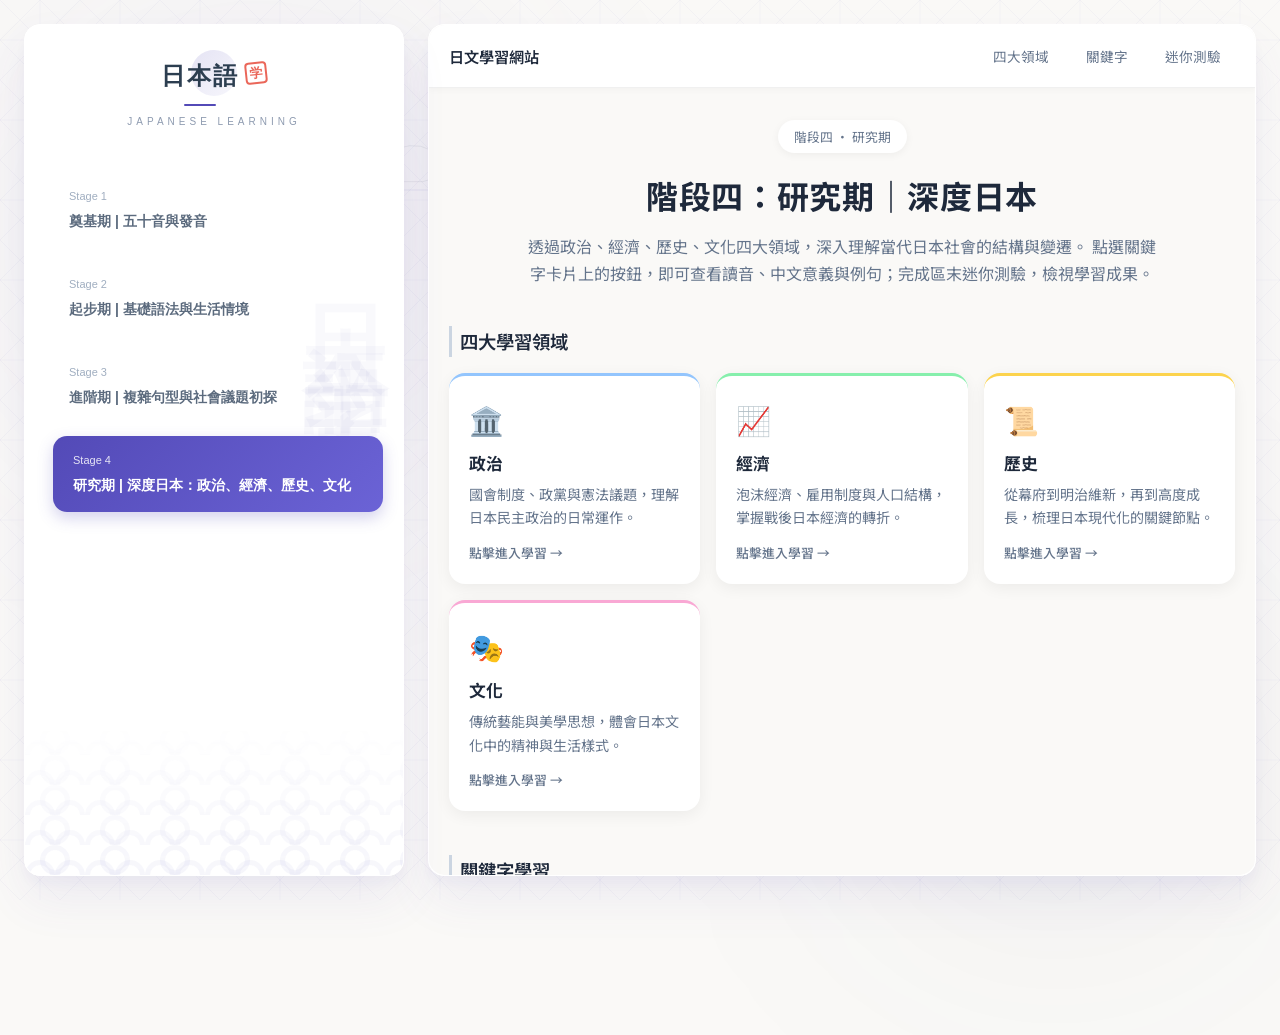
<file: index.html>
<!DOCTYPE html>
<html lang="zh-TW">
<head>
    <meta charset="UTF-8">
    <meta name="viewport" content="width=device-width, initial-scale=1.0">
    <title>日語學習平台 | 專屬儀表板</title>
    <style>
        * {
            margin: 0;
            padding: 0;
            box-sizing: border-box;
            font-family: 'Microsoft JhengHei', 'Noto Sans JP', sans-serif;
        }

        body {
            background-color: #faf9f7;
            color: #2c3e50;
            display: flex;
            height: 100vh;
            overflow: hidden;
            position: relative;
        }

        /* 網頁底層環境光與線條 (不變) */
        .jp-pattern-bg {
            position: absolute; top: 0; left: 0; width: 100%; height: 100%; z-index: -4;
            background-image: url("data:image/svg+xml,%3Csvg xmlns='http://www.w3.org/2000/svg' width='80' height='80' viewBox='0 0 80 80'%3E%3Cg fill='none' stroke='%23534AB7' stroke-width='1' stroke-opacity='0.04'%3E%3Cpath d='M0 40h80M40 0v80M0 0l80 80M80 0L0 80'/%3E%3Cpath d='M40 0L0 40l40 40 40-40z'/%3E%3C/g%3E%3C/svg%3E");
        }
        .ambient-glow { position: absolute; border-radius: 50%; filter: blur(120px); z-index: -3; }
        .glow-purple { top: -10%; left: -5%; width: 50vw; height: 50vw; background: radial-gradient(circle, rgba(83,74,183,0.12) 0%, rgba(83,74,183,0) 70%); }
        .glow-dark { bottom: -15%; right: -5%; width: 45vw; height: 45vw; background: radial-gradient(circle, rgba(44,62,80,0.08) 0%, rgba(44,62,80,0) 70%); }

        .bg-art { position: absolute; z-index: -2; pointer-events: none; }
        .art-fuji { bottom: 5%; right: 5%; width: 500px; opacity: 0.8; }
        .art-cloud { top: 10%; left: 20%; width: 250px; opacity: 0.6; }

        /* 卡片共用樣式 */
        .sidebar, .main-content {
            background-color: rgba(255, 255, 255, 0.98);
            border: 1px solid rgba(255, 255, 255, 1);
            border-radius: 16px;
            box-shadow: 0 24px 48px rgba(83, 74, 183, 0.08), 0 8px 16px rgba(83, 74, 183, 0.04);
            backdrop-filter: blur(10px);
            position: relative;
            overflow: hidden; 
        }

        /* ========================================
           左側導覽列 (加寬白色區域)
           ======================================== */
        .sidebar {
            width: 380px; /* 【修改這裡】將原本的 340px 加寬到 380px，讓白色部分變大 */
            margin: 24px;
            display: flex;
            flex-direction: column;
            padding: 35px 24px;
            z-index: 10;
            flex-shrink: 0; /* 防止螢幕變小時側邊欄被過度壓縮 */
        }

        /* 直書浮水印 */
        .sidebar::before {
            content: '日本語学習';
            position: absolute;
            top: 25%;
            right: 0px; 
            writing-mode: vertical-rl; 
            font-size: 85px;
            font-weight: 900;
            color: rgba(83, 74, 183, 0.035); 
            letter-spacing: 20px;
            z-index: 0;
            pointer-events: none;
            user-select: none;
        }

        /* 底部青海波紋 */
        .sidebar-pattern-bottom {
            position: absolute; bottom: 0; left: 0; width: 100%; height: 150px;
            background-image: url("data:image/svg+xml,%3Csvg xmlns='http://www.w3.org/2000/svg' width='60' height='30' viewBox='0 0 60 30'%3E%3Cpath d='M30 30A15 15 0 0 0 0 30h5a10 10 0 0 1 20 0h5zM0 30A15 15 0 0 0 30 30h-5a10 10 0 0 1-20 0H0z' fill='%23534AB7' fill-opacity='0.05'/%3E%3Cpath d='M60 30A15 15 0 0 0 30 30h5a10 10 0 0 1 20 0h5zM30 30A15 15 0 0 0 60 30h-5a10 10 0 0 1-20 0h-5z' fill='%23534AB7' fill-opacity='0.05'/%3E%3Cpath d='M45 15A15 15 0 0 0 15 15h5a10 10 0 0 1 20 0h5zM15 15A15 15 0 0 0 45 15h-5a10 10 0 0 1-20 0h-5z' fill='%23534AB7' fill-opacity='0.05'/%3E%3C/svg%3E");
            -webkit-mask-image: linear-gradient(to top, rgba(0,0,0,1) 0%, rgba(0,0,0,0) 100%);
            mask-image: linear-gradient(to top, rgba(0,0,0,1) 0%, rgba(0,0,0,0) 100%);
            z-index: 0; pointer-events: none;
        }

        /* Logo 區塊 */
        .logo {
            text-align: center; margin-bottom: 45px; position: relative;
            display: flex; flex-direction: column; align-items: center; z-index: 1; 
        }

        .logo-title-wrapper { display: flex; align-items: flex-start; justify-content: center; }
        .logo h2 { font-size: 24px; font-weight: 800; color: #2c3e50; letter-spacing: 2px; }

        /* 日本印章 */
        .hanko {
            display: inline-block; margin-left: 6px; margin-top: 2px; width: 22px; height: 22px;
            border: 2px solid #e74c3c; color: #e74c3c; font-size: 13px; font-weight: 900;
            line-height: 18px; text-align: center; border-radius: 4px; transform: rotate(-6deg); 
            opacity: 0.85; user-select: none;
        }

        .logo::before {
            content: ''; position: absolute; top: -10px; width: 46px; height: 46px;
            background: linear-gradient(135deg, rgba(83, 74, 183, 0.15) 0%, rgba(83, 74, 183, 0.05) 100%);
            border-radius: 50%; z-index: -1;
        }
        .logo h2::after {
            content: ''; display: block; width: 32px; height: 2px;
            background-color: #534AB7; margin: 12px auto 0; border-radius: 4px;
        }
        .logo span.subtitle {
            display: block; font-size: 10px; font-weight: 400; color: #8e9bb0;
            margin-top: 10px; letter-spacing: 4px; z-index: 1;
        }

        /* 導覽按鈕 */
        .nav-menu { display: flex; flex-direction: column; z-index: 1; }

        .nav-btn {
            background-color: transparent; border: none; padding: 16px 20px;
            margin-bottom: 12px; text-align: left; font-size: 14px;
            font-weight: 600; color: #5c6b7e; cursor: pointer;
            transition: all 0.3s cubic-bezier(0.4, 0, 0.2, 1);
            border-radius: 14px; 
            line-height: 1.6; /* 稍微增加行高，讓換行時比較好看 */
            white-space: normal; /* 【修改這裡】取消 nowrap，允許文字在按鈕內自然換行 */
        }

        .nav-btn:hover { background-color: rgba(83, 74, 183, 0.04); color: #2c3e50; transform: translateX(4px); }
        
        .nav-btn span {
            display: block; font-size: 11px; font-weight: 500;
            color: #a0aec0; margin-bottom: 4px; transition: all 0.3s ease;
        }

        .nav-btn.active {
            background: linear-gradient(135deg, #534AB7 0%, #6b63d6 100%);
            color: #ffffff; font-weight: 700;
            box-shadow: 0 6px 15px rgba(83, 74, 183, 0.25); transform: translateX(4px);
        }
        .nav-btn.active span { color: rgba(255, 255, 255, 0.85); }

        /* 右側內容區 */
        .main-content {
            flex: 1; margin: 24px 24px 24px 0; position: relative; overflow: hidden;
            background-image: url("data:image/svg+xml,%3Csvg xmlns='http://www.w3.org/2000/svg' width='60' height='30' viewBox='0 0 60 30'%3E%3Cpath d='M30 30A15 15 0 0 0 0 30h5a10 10 0 0 1 20 0h5zM0 30A15 15 0 0 0 30 30h-5a10 10 0 0 1-20 0H0z' fill='%23534AB7' fill-opacity='0.02'/%3E%3C/svg%3E");
            background-repeat: repeat-x; background-position: bottom;
        }

        iframe { width: 100%; height: 100%; border: none; border-radius: 16px; background-color: transparent; }

        .coming-soon {
            display: none; width: 100%; height: 100%; flex-direction: column;
            justify-content: center; align-items: center; background-color: rgba(255,255,255,0.8); text-align: center;
        }
        .coming-soon .icon-wrapper {
            width: 110px; height: 110px; border-radius: 50%; display: flex;
            justify-content: center; align-items: center; margin-bottom: 24px;
            background: radial-gradient(circle, rgba(83, 74, 183, 0.08) 0%, rgba(83, 74, 183, 0.02) 100%);
        }
        .coming-soon h1 { font-size: 28px; color: #2c3e50; margin-bottom: 16px; font-weight: 800; }
        .coming-soon p { font-size: 15px; color: #718096; line-height: 1.8; }
    </style>
</head>
<body>

    <div class="jp-pattern-bg"></div>
    <div class="ambient-glow glow-purple"></div>
    <div class="ambient-glow glow-dark"></div>

    <svg class="bg-art art-cloud" viewBox="0 0 300 150" xmlns="http://www.w3.org/2000/svg">
        <path d="M50 100 Q80 100 80 70 Q80 40 120 40 Q160 40 170 70 Q200 60 220 80 Q240 100 200 110 L50 110 Z" fill="none" stroke="#2c3e50" stroke-width="1" stroke-linecap="round" stroke-linejoin="round" opacity="0.15"/>
        <line x1="70" y1="120" x2="220" y2="120" stroke="#534AB7" stroke-width="1" stroke-linecap="round" opacity="0.2"/>
    </svg>
    <svg class="bg-art art-fuji" viewBox="0 0 500 300" xmlns="http://www.w3.org/2000/svg">
        <circle cx="250" cy="120" r="70" fill="#534AB7" opacity="0.08" />
        <path d="M50 300 Q180 150 250 100 Q320 150 450 300" fill="none" stroke="#2c3e50" stroke-width="1.5" stroke-linecap="round" opacity="0.15"/>
        <path d="M195 160 Q250 180 305 160" fill="none" stroke="#2c3e50" stroke-width="1.5" stroke-linecap="round" opacity="0.15"/>
        <path d="M220 135 L220 170 M250 100 L250 175 M280 135 L280 170" fill="none" stroke="#2c3e50" stroke-width="1.5" stroke-linecap="round" opacity="0.1"/>
    </svg>

    <div class="sidebar">
        <div class="sidebar-pattern-bottom"></div>

        <div class="logo">
            <div class="logo-title-wrapper">
                <h2>日本語</h2>
                <div class="hanko">学</div>
            </div>
            <span class="subtitle">JAPANESE LEARNING</span>
        </div>

        <div class="nav-menu">
            <button class="nav-btn" onclick="loadPage('page1.html', this)">
                <span>Stage 1</span>
                奠基期 | 五十音與發音
            </button>
            <button class="nav-btn" onclick="loadPage('page2.html', this)">
                <span>Stage 2</span>
                起步期 | 基礎語法與生活情境
            </button>
            <button class="nav-btn" onclick="loadPage('page3.html', this)">
                <span>Stage 3</span>
                進階期 | 複雜句型與社會議題初探
            </button>
            <button class="nav-btn active" onclick="loadPage('page4.html', this)">
                <span>Stage 4</span>
                研究期 | 深度日本：政治、經濟、歷史、文化
            </button>
        </div>
    </div>

    <div class="main-content">
        <iframe id="content-frame" src="page4.html" style="display: block;"></iframe>

        <div id="coming-soon-screen" class="coming-soon">
            <div class="icon-wrapper">
                <svg width="48" height="48" viewBox="0 0 24 24" fill="none" stroke="#534AB7" stroke-width="1.5" stroke-linecap="round" stroke-linejoin="round">
                    <path d="M2 3h6a4 4 0 0 1 4 4v14a3 3 0 0 0-3-3H2z"></path>
                    <path d="M22 3h-6a4 4 0 0 0-4 4v14a3 3 0 0 1 3-3h7z"></path>
                </svg>
            </div>
            <h1>教材編寫中</h1>
            <p>「奠基期 | 五十音、發音與基礎文法」的內容正在為您精心準備。<br>請先透過左側選單探索其他階段的課程。</p>
        </div>
    </div>

    <script>
        const iframe = document.getElementById('content-frame');
        const comingSoonScreen = document.getElementById('coming-soon-screen');
        const navButtons = document.querySelectorAll('.nav-btn');

        function updateActiveButton(clickedButton) {
            navButtons.forEach(btn => btn.classList.remove('active'));
            clickedButton.classList.add('active');
        }

        function loadPage(url, btn) {
            updateActiveButton(btn);
            comingSoonScreen.style.display = 'none';
            iframe.style.display = 'block';
            iframe.src = url;
        }

        function showComingSoon(btn) {
            updateActiveButton(btn);
            iframe.style.display = 'none';
            comingSoonScreen.style.display = 'flex';
        }
    </script>
</body>
</html>
</file>
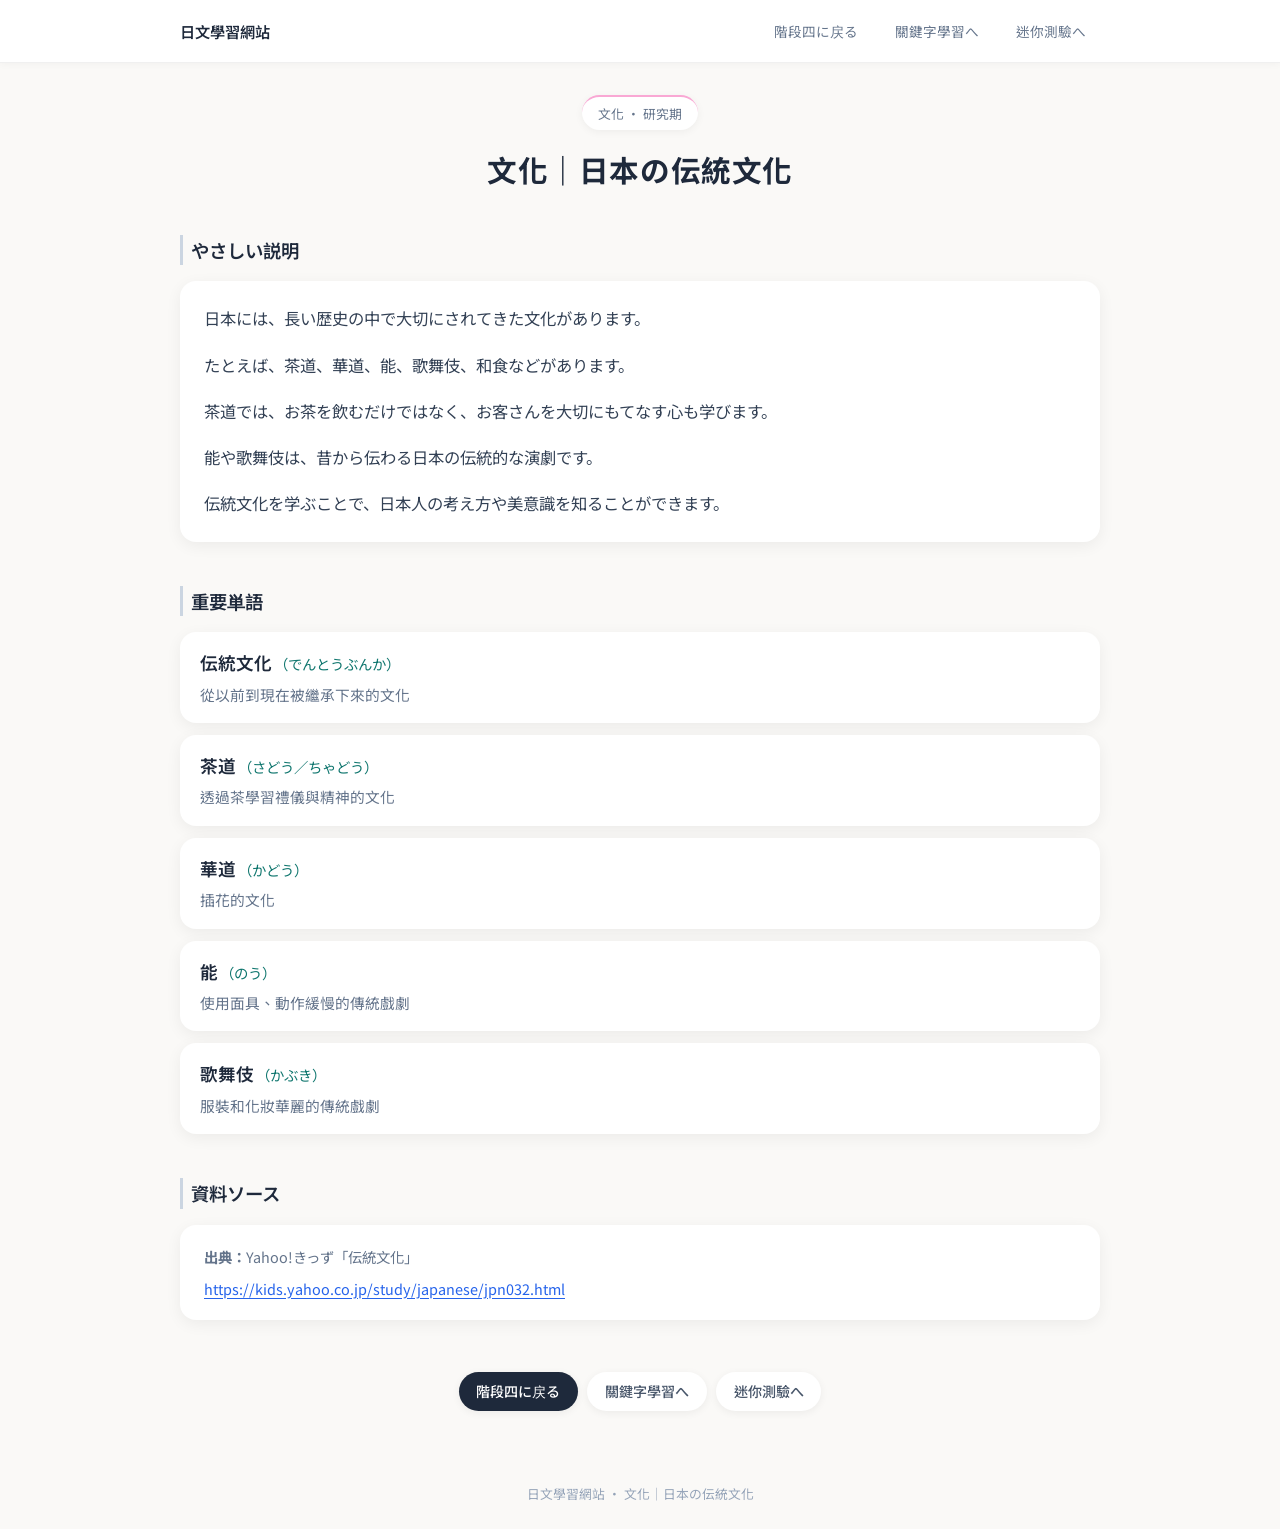
<file: culture.html>
<!DOCTYPE html>
<html lang="zh-TW">
<head>
  <meta charset="UTF-8">
  <meta name="viewport" content="width=device-width, initial-scale=1.0">
  <title>文化｜日本の伝統文化 — 階段四</title>
  <link rel="preconnect" href="https://fonts.googleapis.com">
  <link rel="preconnect" href="https://fonts.gstatic.com" crossorigin>
  <link href="https://fonts.googleapis.com/css2?family=Noto+Sans+TC:wght@400;500;600;700&family=Noto+Sans+JP:wght@400;500&display=swap" rel="stylesheet">
  <link rel="stylesheet" href="stage4-common.css">
</head>
<body class="theme-culture">

  <nav class="navbar" aria-label="ページ導覽">
    <div class="navbar-inner">
      <a href="stage4.html" class="navbar-brand">日文學習網站</a>
      <div class="navbar-links">
        <a href="page4.html">階段四に戻る</a>
        <a href="page4.html#keywords">關鍵字學習へ</a>
        <a href="page4.html#quiz">迷你測驗へ</a>
      </div>
    </div>
  </nav>

  <main class="page">

    <header class="detail-hero">
      <span class="hero-badge">文化 · 研究期</span>
      <h1>文化｜日本の伝統文化</h1>
    </header>

    <section aria-labelledby="desc-heading">
      <h2 class="section-title" id="desc-heading">やさしい説明</h2>
      <div class="content-card desc-ja">
        <p>日本には、長い歴史の中で大切にされてきた文化があります。</p>
        <p>たとえば、茶道、華道、能、歌舞伎、和食などがあります。</p>
        <p>茶道では、お茶を飲むだけではなく、お客さんを大切にもてなす心も学びます。</p>
        <p>能や歌舞伎は、昔から伝わる日本の伝統的な演劇です。</p>
        <p>伝統文化を学ぶことで、日本人の考え方や美意識を知ることができます。</p>
      </div>
    </section>

    <section aria-labelledby="vocab-heading">
      <h2 class="section-title" id="vocab-heading">重要単語</h2>
      <ul class="vocab-list">
        <li class="vocab-item">
          <span class="vocab-term">伝統文化</span><span class="vocab-reading">（でんとうぶんか）</span>
          <span class="vocab-meaning">從以前到現在被繼承下來的文化</span>
        </li>
        <li class="vocab-item">
          <span class="vocab-term">茶道</span><span class="vocab-reading">（さどう／ちゃどう）</span>
          <span class="vocab-meaning">透過茶學習禮儀與精神的文化</span>
        </li>
        <li class="vocab-item">
          <span class="vocab-term">華道</span><span class="vocab-reading">（かどう）</span>
          <span class="vocab-meaning">插花的文化</span>
        </li>
        <li class="vocab-item">
          <span class="vocab-term">能</span><span class="vocab-reading">（のう）</span>
          <span class="vocab-meaning">使用面具、動作緩慢的傳統戲劇</span>
        </li>
        <li class="vocab-item">
          <span class="vocab-term">歌舞伎</span><span class="vocab-reading">（かぶき）</span>
          <span class="vocab-meaning">服裝和化妝華麗的傳統戲劇</span>
        </li>
      </ul>
    </section>

    <section aria-labelledby="source-heading">
      <h2 class="section-title" id="source-heading">資料ソース</h2>
      <div class="source-card">
        <p><strong>出典：</strong>Yahoo!きっず「伝統文化」</p>
        <p>
          <a class="source-link" href="https://kids.yahoo.co.jp/study/japanese/jpn032.html" target="_blank" rel="noopener noreferrer">
            https://kids.yahoo.co.jp/study/japanese/jpn032.html
          </a>
        </p>
      </div>
    </section>

    <nav class="page-nav" aria-label="戻るリンク">
      <a href="page4.html" class="btn-round btn-primary">階段四に戻る</a>
      <a href="page4.html#keywords" class="btn-round">關鍵字學習へ</a>
      <a href="page4.html#quiz" class="btn-round">迷你測驗へ</a>
    </nav>

  </main>

  <footer>日文學習網站 · 文化｜日本の伝統文化</footer>
</body>
</html>
</file>
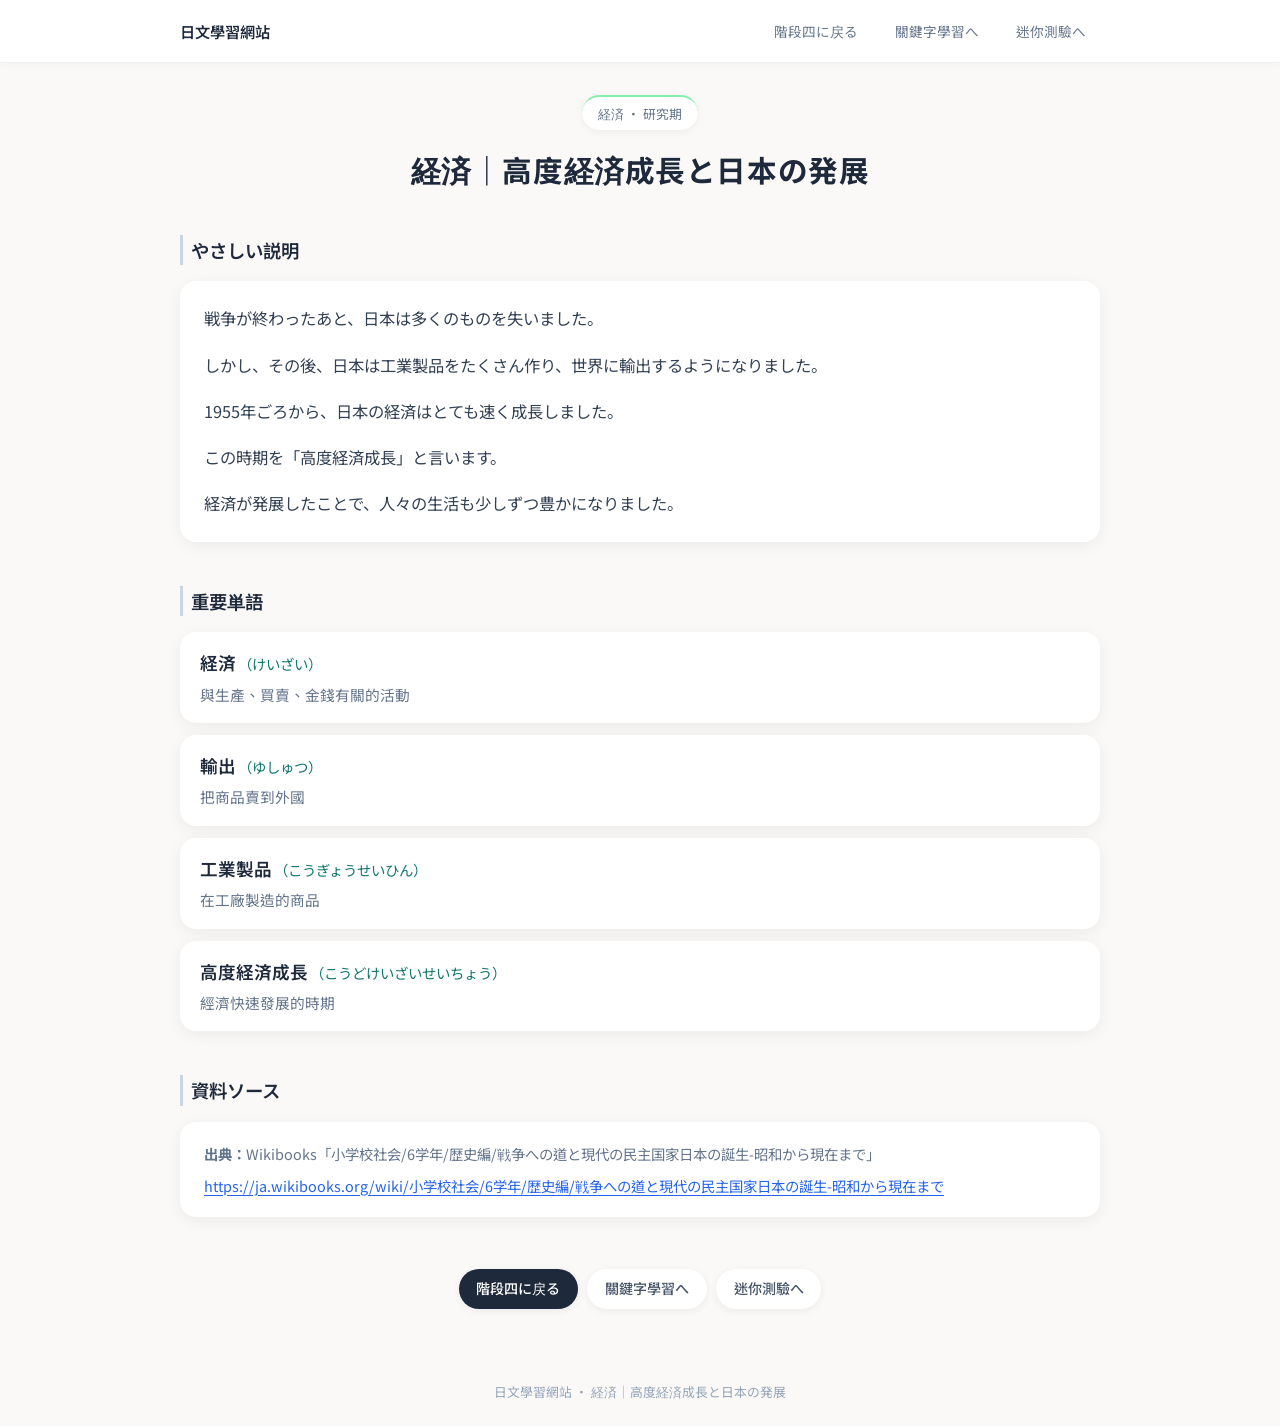
<file: economy.html>
<!DOCTYPE html>
<html lang="zh-TW">
<head>
  <meta charset="UTF-8">
  <meta name="viewport" content="width=device-width, initial-scale=1.0">
  <title>経済｜高度経済成長と日本の発展 — 階段四</title>
  <link rel="preconnect" href="https://fonts.googleapis.com">
  <link rel="preconnect" href="https://fonts.gstatic.com" crossorigin>
  <link href="https://fonts.googleapis.com/css2?family=Noto+Sans+TC:wght@400;500;600;700&family=Noto+Sans+JP:wght@400;500&display=swap" rel="stylesheet">
  <link rel="stylesheet" href="stage4-common.css">
</head>
<body class="theme-economy">

  <nav class="navbar" aria-label="ページ導覽">
    <div class="navbar-inner">
      <a href="page4.html" class="navbar-brand">日文學習網站</a>
      <div class="navbar-links">
        <a href="page4.html">階段四に戻る</a>
        <a href="page4.html#keywords">關鍵字學習へ</a>
        <a href="page4.html#quiz">迷你測驗へ</a>
      </div>
    </div>
  </nav>

  <main class="page">

    <header class="detail-hero">
      <span class="hero-badge">経済 · 研究期</span>
      <h1>経済｜高度経済成長と日本の発展</h1>
    </header>

    <section aria-labelledby="desc-heading">
      <h2 class="section-title" id="desc-heading">やさしい説明</h2>
      <div class="content-card desc-ja">
        <p>戦争が終わったあと、日本は多くのものを失いました。</p>
        <p>しかし、その後、日本は工業製品をたくさん作り、世界に輸出するようになりました。</p>
        <p>1955年ごろから、日本の経済はとても速く成長しました。</p>
        <p>この時期を「高度経済成長」と言います。</p>
        <p>経済が発展したことで、人々の生活も少しずつ豊かになりました。</p>
      </div>
    </section>

    <section aria-labelledby="vocab-heading">
      <h2 class="section-title" id="vocab-heading">重要単語</h2>
      <ul class="vocab-list">
        <li class="vocab-item">
          <span class="vocab-term">経済</span><span class="vocab-reading">（けいざい）</span>
          <span class="vocab-meaning">與生產、買賣、金錢有關的活動</span>
        </li>
        <li class="vocab-item">
          <span class="vocab-term">輸出</span><span class="vocab-reading">（ゆしゅつ）</span>
          <span class="vocab-meaning">把商品賣到外國</span>
        </li>
        <li class="vocab-item">
          <span class="vocab-term">工業製品</span><span class="vocab-reading">（こうぎょうせいひん）</span>
          <span class="vocab-meaning">在工廠製造的商品</span>
        </li>
        <li class="vocab-item">
          <span class="vocab-term">高度経済成長</span><span class="vocab-reading">（こうどけいざいせいちょう）</span>
          <span class="vocab-meaning">經濟快速發展的時期</span>
        </li>
      </ul>
    </section>

    <section aria-labelledby="source-heading">
      <h2 class="section-title" id="source-heading">資料ソース</h2>
      <div class="source-card">
        <p><strong>出典：</strong>Wikibooks「小学校社会/6学年/歴史編/戦争への道と現代の民主国家日本の誕生-昭和から現在まで」</p>
        <p>
          <a class="source-link" href="https://ja.wikibooks.org/wiki/%E5%B0%8F%E5%AD%A6%E6%A0%A1%E7%A4%BE%E4%BC%9A/6%E5%AD%A6%E5%B9%B4/%E6%AD%B4%E5%8F%B2%E7%B7%A8/%E6%88%A6%E4%BA%89%E3%81%B8%E3%81%AE%E9%81%93%E3%81%A8%E7%8F%BE%E4%BB%A3%E3%81%AE%E6%B0%91%E4%B8%BB%E5%9B%BD%E5%AE%B6%E6%97%A5%E6%9C%AC%E3%81%AE%E8%AA%95%E7%94%9F-%E6%98%AD%E5%92%8C%E3%81%8B%E3%82%89%E7%8F%BE%E5%9C%A8%E3%81%BE%E3%81%A7" target="_blank" rel="noopener noreferrer">
            https://ja.wikibooks.org/wiki/小学校社会/6学年/歴史編/戦争への道と現代の民主国家日本の誕生-昭和から現在まで
          </a>
        </p>
      </div>
    </section>

    <nav class="page-nav" aria-label="戻るリンク">
      <a href="page4.html" class="btn-round btn-primary">階段四に戻る</a>
      <a href="page4.html#keywords" class="btn-round">關鍵字學習へ</a>
      <a href="page4.html#quiz" class="btn-round">迷你測驗へ</a>
    </nav>

  </main>

  <footer>日文學習網站 · 経済｜高度経済成長と日本の発展</footer>
</body>
</html>
</file>
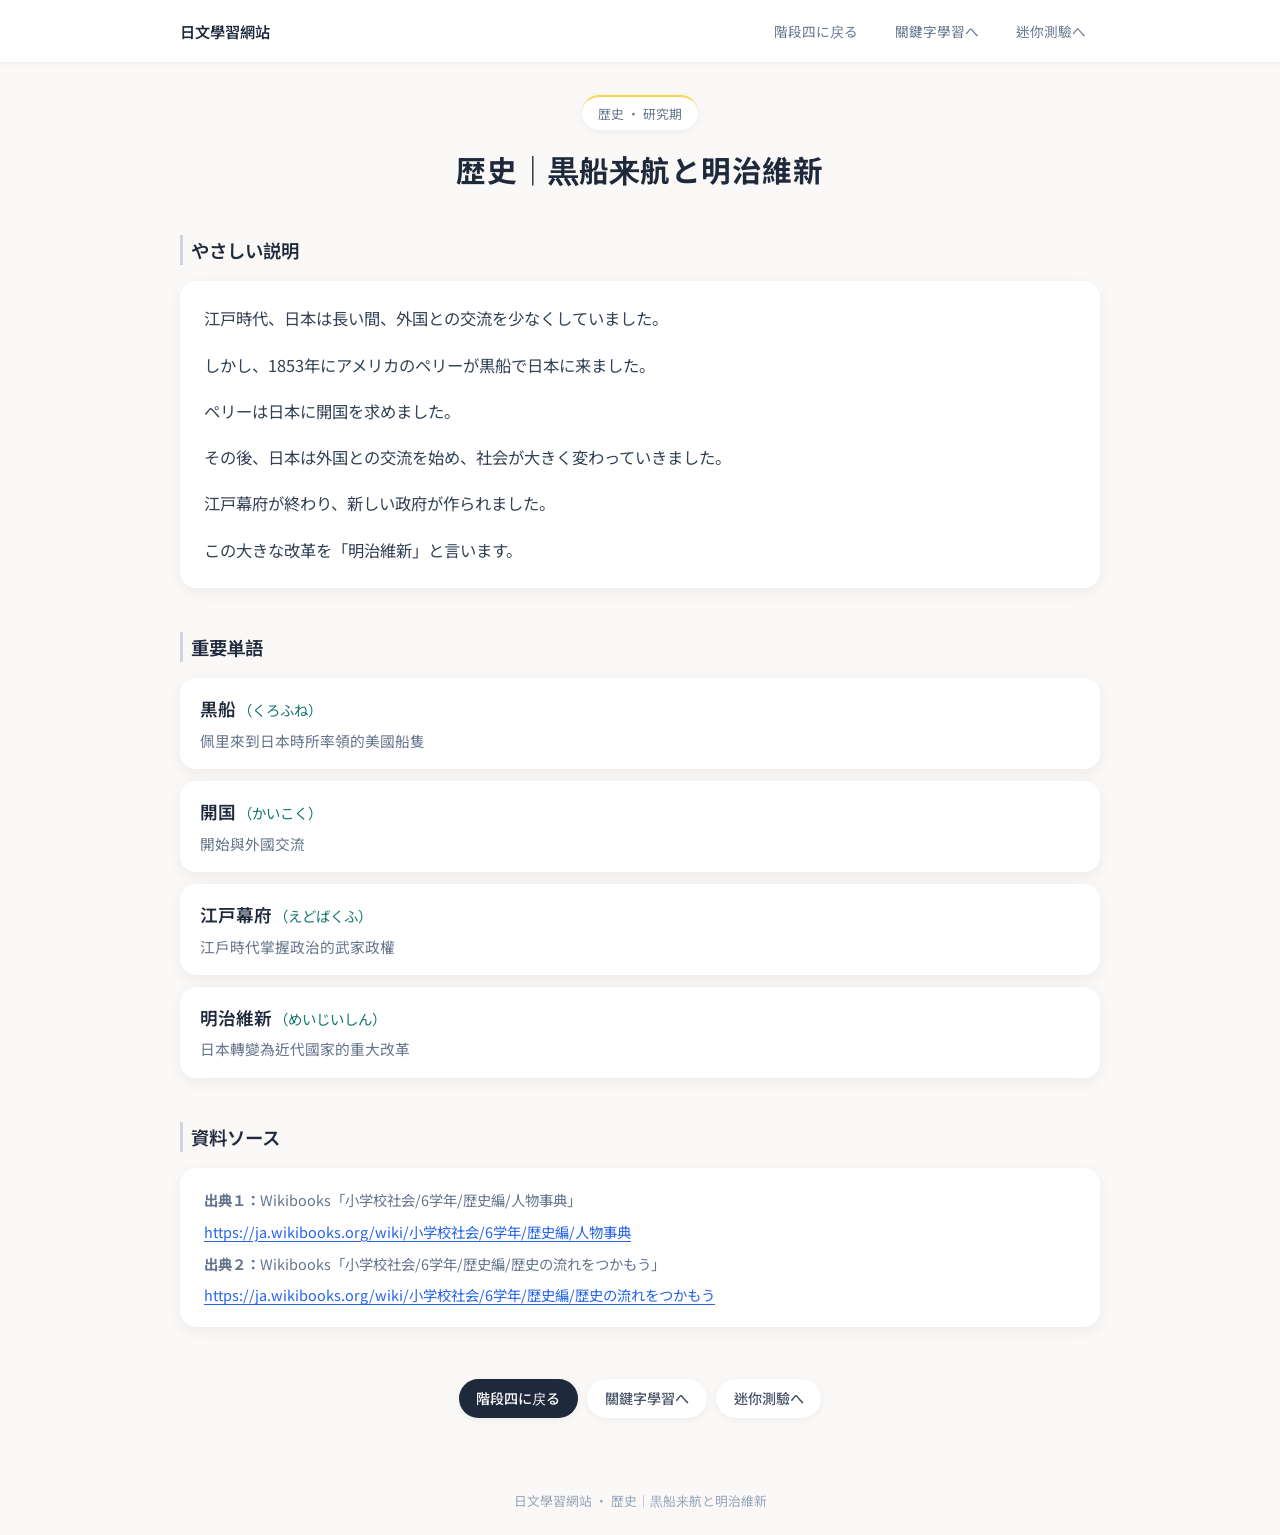
<file: history.html>
<!DOCTYPE html>
<html lang="zh-TW">
<head>
  <meta charset="UTF-8">
  <meta name="viewport" content="width=device-width, initial-scale=1.0">
  <title>歴史｜黒船来航と明治維新 — 階段四</title>
  <link rel="preconnect" href="https://fonts.googleapis.com">
  <link rel="preconnect" href="https://fonts.gstatic.com" crossorigin>
  <link href="https://fonts.googleapis.com/css2?family=Noto+Sans+TC:wght@400;500;600;700&family=Noto+Sans+JP:wght@400;500&display=swap" rel="stylesheet">
  <link rel="stylesheet" href="stage4-common.css">
</head>
<body class="theme-history">

  <nav class="navbar" aria-label="ページ導覽">
    <div class="navbar-inner">
      <a href="page4.html" class="navbar-brand">日文學習網站</a>
      <div class="navbar-links">
        <a href="page4.html">階段四に戻る</a>
        <a href="page4.html#keywords">關鍵字學習へ</a>
        <a href="page4.html#quiz">迷你測驗へ</a>
      </div>
    </div>
  </nav>

  <main class="page">

    <header class="detail-hero">
      <span class="hero-badge">歴史 · 研究期</span>
      <h1>歴史｜黒船来航と明治維新</h1>
    </header>

    <section aria-labelledby="desc-heading">
      <h2 class="section-title" id="desc-heading">やさしい説明</h2>
      <div class="content-card desc-ja">
        <p>江戸時代、日本は長い間、外国との交流を少なくしていました。</p>
        <p>しかし、1853年にアメリカのペリーが黒船で日本に来ました。</p>
        <p>ペリーは日本に開国を求めました。</p>
        <p>その後、日本は外国との交流を始め、社会が大きく変わっていきました。</p>
        <p>江戸幕府が終わり、新しい政府が作られました。</p>
        <p>この大きな改革を「明治維新」と言います。</p>
      </div>
    </section>

    <section aria-labelledby="vocab-heading">
      <h2 class="section-title" id="vocab-heading">重要単語</h2>
      <ul class="vocab-list">
        <li class="vocab-item">
          <span class="vocab-term">黒船</span><span class="vocab-reading">（くろふね）</span>
          <span class="vocab-meaning">佩里來到日本時所率領的美國船隻</span>
        </li>
        <li class="vocab-item">
          <span class="vocab-term">開国</span><span class="vocab-reading">（かいこく）</span>
          <span class="vocab-meaning">開始與外國交流</span>
        </li>
        <li class="vocab-item">
          <span class="vocab-term">江戸幕府</span><span class="vocab-reading">（えどばくふ）</span>
          <span class="vocab-meaning">江戶時代掌握政治的武家政權</span>
        </li>
        <li class="vocab-item">
          <span class="vocab-term">明治維新</span><span class="vocab-reading">（めいじいしん）</span>
          <span class="vocab-meaning">日本轉變為近代國家的重大改革</span>
        </li>
      </ul>
    </section>

    <section aria-labelledby="source-heading">
      <h2 class="section-title" id="source-heading">資料ソース</h2>
      <div class="source-card">
        <p><strong>出典１：</strong>Wikibooks「小学校社会/6学年/歴史編/人物事典」</p>
        <p>
          <a class="source-link" href="https://ja.wikibooks.org/wiki/%E5%B0%8F%E5%AD%A6%E6%A0%A1%E7%A4%BE%E4%BC%9A/6%E5%AD%A6%E5%B9%B4/%E6%AD%B4%E5%8F%B2%E7%B7%A8/%E4%BA%BA%E7%89%A9%E4%BA%8B%E5%85%B8" target="_blank" rel="noopener noreferrer">
            https://ja.wikibooks.org/wiki/小学校社会/6学年/歴史編/人物事典
          </a>
        </p>
        <p><strong>出典２：</strong>Wikibooks「小学校社会/6学年/歴史編/歴史の流れをつかもう」</p>
        <p>
          <a class="source-link" href="https://ja.wikibooks.org/wiki/%E5%B0%8F%E5%AD%A6%E6%A0%A1%E7%A4%BE%E4%BC%9A/6%E5%AD%A6%E5%B9%B4/%E6%AD%B4%E5%8F%B2%E7%B7%A8/%E6%AD%B4%E5%8F%B2%E3%81%AE%E6%B5%81%E3%82%8C%E3%82%92%E3%81%A4%E3%81%8B%E3%82%82%E3%81%86" target="_blank" rel="noopener noreferrer">
            https://ja.wikibooks.org/wiki/小学校社会/6学年/歴史編/歴史の流れをつかもう
          </a>
        </p>
      </div>
    </section>

    <nav class="page-nav" aria-label="戻るリンク">
      <a href="page4.html" class="btn-round btn-primary">階段四に戻る</a>
      <a href="page4.html#keywords" class="btn-round">關鍵字學習へ</a>
      <a href="page4.html#quiz" class="btn-round">迷你測驗へ</a>
    </nav>

  </main>

  <footer>日文學習網站 · 歴史｜黒船来航と明治維新</footer>
</body>
</html>
</file>
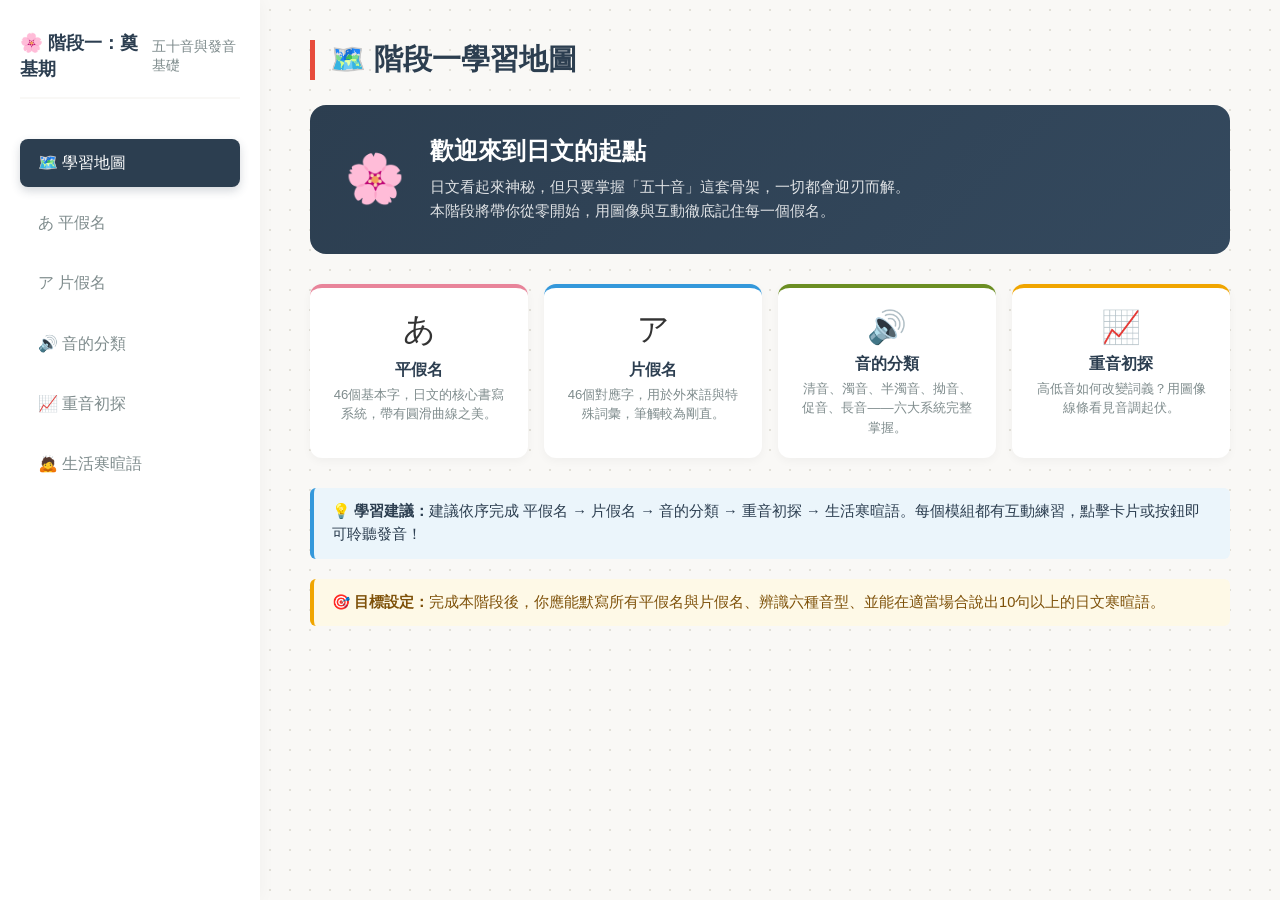
<file: page1.html>
<!DOCTYPE html>
<html lang="zh-TW">
<head>
    <meta charset="UTF-8">
    <meta name="viewport" content="width=device-width, initial-scale=1.0">
    <title>階段一：奠基期 | 五十音與發音</title>
    <style>
        /* =========================================
           1. 全域變數與和風簡約色彩設定
           ========================================= */
        :root {
            --bg-washi: #F9F8F6;
            --primary-blue: #2C3E50;
            --matcha-green: #6B8E23;
            --accent-red: #E74C3C;
            --sakura-pink: #E8849A;
            --yuzu-yellow: #F0A500;
            --text-dark: #333333;
            --text-light: #7F8C8D;
            --sidebar-bg: #FFFFFF;
        }

        * { box-sizing: border-box; margin: 0; padding: 0; }

        body {
            font-family: "Helvetica Neue", Helvetica, "PingFang TC", "Microsoft JhengHei", sans-serif;
            background-color: var(--bg-washi);
            color: var(--text-dark);
            display: flex;
            height: 100vh;
            overflow: hidden;
            background-image: radial-gradient(#e2e0d8 1px, transparent 1px);
            background-size: 20px 20px;
        }

        /* =========================================
           2. 側邊欄
           ========================================= */
        .sidebar {
            width: 260px;
            background-color: var(--sidebar-bg);
            box-shadow: 2px 0 15px rgba(0,0,0,0.03);
            display: flex;
            flex-direction: column;
            padding: 30px 20px;
            z-index: 10;
            flex-shrink: 0;
        }

        .sidebar-title {
            font-size: 1.15rem;
            color: var(--primary-blue);
            font-weight: bold;
            margin-bottom: 40px;
            padding-bottom: 15px;
            border-bottom: 2px solid var(--bg-washi);
            display: flex;
            align-items: center;
            gap: 10px;
            line-height: 1.4;
        }

        .nav-menu { display: flex; flex-direction: column; gap: 12px; }

        .nav-btn {
            background: none;
            border: none;
            text-align: left;
            padding: 13px 18px;
            font-size: 1rem;
            font-weight: 500;
            color: var(--text-light);
            border-radius: 8px;
            cursor: pointer;
            transition: all 0.3s ease;
            display: flex;
            align-items: center;
            gap: 10px;
            line-height: 1.4;
        }

        .nav-btn:hover { background-color: var(--bg-washi); color: var(--primary-blue); }
        .nav-btn.active { background-color: var(--primary-blue); color: #fff; box-shadow: 0 4px 10px rgba(44,62,80,0.2); }

        /* =========================================
           3. 主內容區
           ========================================= */
        .main-content { flex: 1; padding: 40px 50px; overflow-y: auto; }

        .tab-section { display: none; animation: fadeIn 0.4s ease-in-out; }
        .tab-section.active { display: block; }

        @keyframes fadeIn {
            from { opacity: 0; transform: translateY(10px); }
            to   { opacity: 1; transform: translateY(0); }
        }

        .section-header {
            font-size: 1.8rem;
            color: var(--primary-blue);
            margin-bottom: 25px;
            border-left: 5px solid var(--accent-red);
            padding-left: 15px;
        }

        /* =========================================
           4. 子分頁橫列
           ========================================= */
        .sub-tabs-container {
            display: flex;
            gap: 8px;
            margin-bottom: 25px;
            flex-wrap: wrap;
        }

        .sub-tab-btn {
            background: #fff;
            border: 2px solid #dde1e7;
            color: var(--text-light);
            padding: 8px 18px;
            border-radius: 20px;
            font-size: 0.95rem;
            font-weight: 600;
            cursor: pointer;
            transition: all 0.25s;
        }

        .sub-tab-btn:hover { border-color: var(--primary-blue); color: var(--primary-blue); }
        .sub-tab-btn.active { background: var(--primary-blue); border-color: var(--primary-blue); color: #fff; box-shadow: 0 3px 8px rgba(44,62,80,0.2); }

        .sub-tab-content { display: none; animation: fadeIn 0.35s ease-in-out; }
        .sub-tab-content.active { display: block; }

        /* =========================================
           5. 共用卡片
           ========================================= */
        .lesson-intro {
            background: #fff;
            padding: 25px;
            border-radius: 12px;
            box-shadow: 0 4px 15px rgba(0,0,0,0.02);
            margin-bottom: 30px;
            border-left: 5px solid var(--primary-blue);
        }

        .lesson-intro.pink  { border-left-color: var(--sakura-pink); }
        .lesson-intro.green { border-left-color: var(--matcha-green); }
        .lesson-intro.gold  { border-left-color: var(--yuzu-yellow); }

        .lesson-intro h2 { color: var(--primary-blue); margin-top: 0; margin-bottom: 12px; font-size: 1.45rem; }
        .lesson-intro.pink  h2 { color: var(--sakura-pink); }
        .lesson-intro.green h2 { color: var(--matcha-green); }
        .lesson-intro.gold  h2 { color: var(--yuzu-yellow); }
        .lesson-intro p { color: var(--text-dark); line-height: 1.7; font-size: 0.98rem; }

        .section-divider { border-top: 2px dashed #BDC3C7; margin: 40px 0; }

        .info-box {
            background: #EBF5FB;
            border-left: 4px solid #3498DB;
            padding: 12px 18px;
            border-radius: 6px;
            font-size: 0.92rem;
            color: #2C3E50;
            margin-bottom: 20px;
            line-height: 1.6;
        }

        .alert-box {
            background: #FDEDEC;
            border-left: 4px solid var(--accent-red);
            padding: 12px 18px;
            border-radius: 6px;
            font-size: 0.92rem;
            color: #922B21;
            margin-top: 12px;
            line-height: 1.6;
        }

        .tip-box {
            background: #FEF9E7;
            border-left: 4px solid var(--yuzu-yellow);
            padding: 12px 18px;
            border-radius: 6px;
            font-size: 0.92rem;
            color: #7E5109;
            margin-bottom: 20px;
            line-height: 1.6;
        }

        /* =========================================
           A-1. 五十音表格 (hiragana / katakana)
           ========================================= */
        .gojuon-table-wrap {
            overflow-x: auto;
            margin-bottom: 30px;
        }

        .gojuon-table {
            border-collapse: separate;
            border-spacing: 6px;
            min-width: 620px;
        }

        .gojuon-table th {
            background: var(--primary-blue);
            color: #fff;
            padding: 8px 14px;
            border-radius: 6px;
            font-size: 0.9rem;
            font-weight: 500;
            text-align: center;
            min-width: 70px;
        }

        .kana-cell {
            background: #fff;
            border: 2px solid #e8eaed;
            border-radius: 10px;
            padding: 10px 8px;
            text-align: center;
            cursor: pointer;
            transition: all 0.2s;
            min-width: 70px;
        }

        .kana-cell:hover { border-color: var(--sakura-pink); transform: translateY(-2px); box-shadow: 0 4px 10px rgba(232,132,154,0.25); }
        .kana-cell.flipped { background: #FFF0F3; border-color: var(--sakura-pink); }
        .kana-cell .kana-jp { font-size: 1.6rem; color: var(--primary-blue); display: block; line-height: 1.2; font-weight: bold; }
        .kana-cell .kana-rom { font-size: 0.78rem; color: var(--text-light); display: block; margin-top: 3px; letter-spacing: 0.05em; }
        .kana-cell .kana-hint { font-size: 0.7rem; color: var(--sakura-pink); display: none; margin-top: 2px; }
        .kana-cell.flipped .kana-hint { display: block; }

        .row-label {
            font-size: 0.85rem;
            color: var(--text-light);
            font-weight: bold;
            text-align: center;
            vertical-align: middle;
            padding: 0 6px;
        }

        .kana-toggle-bar {
            display: flex;
            gap: 10px;
            margin-bottom: 18px;
            align-items: center;
        }

        .toggle-btn {
            background: #fff;
            border: 2px solid var(--primary-blue);
            color: var(--primary-blue);
            padding: 7px 20px;
            border-radius: 20px;
            font-size: 0.9rem;
            font-weight: 600;
            cursor: pointer;
            transition: all 0.2s;
        }

        .toggle-btn.active { background: var(--primary-blue); color: #fff; }
        .toggle-btn:hover:not(.active) { background: #EAF0F6; }

        /* =========================================
           A-2. 筆順動畫 + 聯想記憶卡
           ========================================= */
        .mnemo-grid {
            display: grid;
            grid-template-columns: repeat(auto-fill, minmax(140px, 1fr));
            gap: 16px;
            margin-bottom: 30px;
        }

        .mnemo-card {
            background: #fff;
            border-radius: 14px;
            padding: 18px 14px;
            text-align: center;
            box-shadow: 0 3px 10px rgba(0,0,0,0.04);
            border-top: 4px solid var(--sakura-pink);
            cursor: pointer;
            transition: transform 0.2s, box-shadow 0.2s;
            user-select: none;
        }

        .mnemo-card:hover { transform: translateY(-4px); box-shadow: 0 8px 20px rgba(232,132,154,0.2); }

        .mnemo-kana { font-size: 2.8rem; color: var(--primary-blue); font-weight: bold; line-height: 1; margin-bottom: 6px; }
        .mnemo-rom  { font-size: 0.8rem; color: var(--text-light); margin-bottom: 8px; letter-spacing: 0.08em; text-transform: uppercase; }
        .mnemo-emoji { font-size: 1.8rem; margin-bottom: 4px; }
        .mnemo-hint { font-size: 0.78rem; color: #7B68EE; font-weight: 500; }
        .mnemo-zh   { font-size: 0.75rem; color: var(--text-light); margin-top: 4px; }

        /* 筆順 SVG 動畫 */
        .stroke-demo-area {
            background: #fff;
            border-radius: 12px;
            padding: 25px;
            box-shadow: 0 4px 15px rgba(0,0,0,0.04);
            margin-bottom: 30px;
        }

        .stroke-demo-area h3 { color: var(--primary-blue); margin-bottom: 18px; font-size: 1.15rem; }

        .stroke-selector {
            display: flex;
            flex-wrap: wrap;
            gap: 8px;
            margin-bottom: 18px;
        }

        .stroke-kana-btn {
            background: #F9F8F6;
            border: 2px solid #dde1e7;
            color: var(--primary-blue);
            padding: 6px 14px;
            border-radius: 8px;
            font-size: 1.1rem;
            cursor: pointer;
            transition: all 0.2s;
            font-weight: bold;
        }

        .stroke-kana-btn:hover, .stroke-kana-btn.active { background: var(--primary-blue); color: #fff; border-color: var(--primary-blue); }

        .stroke-canvas-wrap {
            display: flex;
            align-items: flex-start;
            gap: 30px;
            flex-wrap: wrap;
        }

        .stroke-canvas {
            width: 160px;
            height: 160px;
            border: 2px solid #e0e0e0;
            border-radius: 12px;
            background: #FAFAFA;
            position: relative;
            overflow: hidden;
        }

        .stroke-canvas::before, .stroke-canvas::after {
            content: '';
            position: absolute;
            background: #f0ede8;
        }

        .stroke-canvas::before { width: 1px; height: 100%; left: 50%; top: 0; }
        .stroke-canvas::after  { width: 100%; height: 1px; left: 0; top: 50%; }

        .stroke-big-char {
            position: absolute;
            inset: 0;
            display: flex;
            align-items: center;
            justify-content: center;
            font-size: 7rem;
            font-weight: bold;
            color: rgba(44,62,80,0.08);
            pointer-events: none;
            z-index: 0;
        }

        .stroke-anim-svg {
            position: absolute;
            inset: 0;
            width: 100%;
            height: 100%;
            z-index: 1;
        }

        .stroke-path {
            fill: none;
            stroke: var(--primary-blue);
            stroke-width: 10;
            stroke-linecap: round;
            stroke-linejoin: round;
        }

        .stroke-path.anim-stroke {
            stroke-dasharray: 300;
            stroke-dashoffset: 300;
            animation: drawStroke 0.6s ease-in-out forwards;
        }

        @keyframes drawStroke {
            to { stroke-dashoffset: 0; }
        }

        .stroke-number {
            fill: var(--accent-red);
            font-size: 11px;
            font-weight: bold;
        }

        .stroke-info {
            flex: 1;
            min-width: 180px;
        }

        .stroke-info h4 { font-size: 1.6rem; color: var(--primary-blue); margin-bottom: 6px; }
        .stroke-info .rom-badge {
            display: inline-block;
            background: var(--primary-blue);
            color: #fff;
            padding: 3px 12px;
            border-radius: 20px;
            font-size: 0.85rem;
            letter-spacing: 0.08em;
            margin-bottom: 12px;
        }

        .stroke-steps { list-style: none; padding: 0; }
        .stroke-steps li {
            display: flex;
            align-items: center;
            gap: 10px;
            padding: 8px 0;
            border-bottom: 1px dashed #eee;
            font-size: 0.9rem;
            color: var(--text-dark);
        }

        .stroke-step-num {
            width: 24px;
            height: 24px;
            background: var(--accent-red);
            color: #fff;
            border-radius: 50%;
            display: flex;
            align-items: center;
            justify-content: center;
            font-size: 0.8rem;
            font-weight: bold;
            flex-shrink: 0;
        }

        .replay-btn {
            background: var(--accent-red);
            color: #fff;
            border: none;
            padding: 9px 22px;
            border-radius: 20px;
            font-size: 0.9rem;
            cursor: pointer;
            margin-top: 15px;
            transition: background 0.2s;
        }
        .replay-btn:hover { background: #C0392B; }

        /* =========================================
           A-3. 音的分類展示
           ========================================= */
        .sound-cards-grid {
            display: grid;
            grid-template-columns: repeat(auto-fill, minmax(260px, 1fr));
            gap: 20px;
            margin-bottom: 30px;
        }

        .sound-card {
            background: #fff;
            border-radius: 12px;
            padding: 22px;
            box-shadow: 0 3px 12px rgba(0,0,0,0.04);
            border-top: 5px solid;
        }

        .sound-card.seion   { border-top-color: #3498DB; }
        .sound-card.dakuten { border-top-color: #E74C3C; }
        .sound-card.handaku { border-top-color: #E67E22; }
        .sound-card.youon   { border-top-color: #8E44AD; }
        .sound-card.sokuon  { border-top-color: var(--matcha-green); }
        .sound-card.choon   { border-top-color: var(--sakura-pink); }

        .sound-card h3 { font-size: 1.1rem; margin-bottom: 8px; }
        .sound-card.seion   h3 { color: #3498DB; }
        .sound-card.dakuten h3 { color: #E74C3C; }
        .sound-card.handaku h3 { color: #E67E22; }
        .sound-card.youon   h3 { color: #8E44AD; }
        .sound-card.sokuon  h3 { color: var(--matcha-green); }
        .sound-card.choon   h3 { color: var(--sakura-pink); }

        .sound-card p { font-size: 0.88rem; color: var(--text-light); line-height: 1.6; margin-bottom: 12px; }

        .kana-sample-row {
            display: flex;
            flex-wrap: wrap;
            gap: 8px;
        }

        .kana-sample {
            background: var(--bg-washi);
            border: 1px solid #e0e0e0;
            border-radius: 8px;
            padding: 6px 12px;
            font-size: 1.05rem;
            font-weight: bold;
            color: var(--primary-blue);
            text-align: center;
            cursor: pointer;
            transition: all 0.15s;
        }

        .kana-sample:hover { background: #fff; border-color: var(--primary-blue); transform: scale(1.05); }

        .kana-pair { display: flex; gap: 4px; align-items: center; font-size: 0.82rem; color: var(--text-light); }
        .kana-pair .arrow { font-size: 0.75rem; }

        /* =========================================
           A-4. 重音圖像化
           ========================================= */
        .accent-showcase {
            display: grid;
            grid-template-columns: repeat(auto-fill, minmax(260px, 1fr));
            gap: 20px;
            margin-bottom: 30px;
        }

        .accent-card {
            background: #fff;
            border-radius: 14px;
            padding: 22px;
            box-shadow: 0 3px 12px rgba(0,0,0,0.04);
            border: 2px solid #eee;
            transition: box-shadow 0.2s;
        }

        .accent-card:hover { box-shadow: 0 6px 20px rgba(0,0,0,0.08); }

        .accent-word {
            font-size: 2rem;
            font-weight: bold;
            color: var(--primary-blue);
            margin-bottom: 4px;
            letter-spacing: 0.05em;
        }

        .accent-meaning {
            font-size: 0.85rem;
            color: var(--text-light);
            margin-bottom: 16px;
        }

        /* 音調線圖 */
        .pitch-diagram {
            display: flex;
            align-items: flex-end;
            gap: 0;
            margin-bottom: 14px;
            height: 60px;
            position: relative;
        }

        .pitch-mora {
            display: flex;
            flex-direction: column;
            align-items: center;
            width: 46px;
            position: relative;
        }

        .pitch-dot {
            width: 16px;
            height: 16px;
            border-radius: 50%;
            border: 3px solid var(--primary-blue);
            background: #fff;
            position: absolute;
            z-index: 2;
        }

        .pitch-dot.high { top: 4px; background: var(--primary-blue); }
        .pitch-dot.low  { top: 38px; }

        .pitch-connector {
            position: absolute;
            top: 0;
            left: 0;
            width: 100%;
            height: 60px;
            z-index: 1;
            overflow: visible;
        }

        .pitch-kana {
            position: absolute;
            bottom: -22px;
            font-size: 1.2rem;
            font-weight: bold;
            color: var(--primary-blue);
        }

        .pitch-rom {
            position: absolute;
            bottom: -38px;
            font-size: 0.7rem;
            color: var(--text-light);
        }

        .pitch-label {
            display: inline-block;
            background: var(--bg-washi);
            border: 1px solid #e0e0e0;
            border-radius: 6px;
            padding: 4px 10px;
            font-size: 0.8rem;
            color: var(--text-dark);
            margin-top: 18px;
        }

        .pitch-listen-btn {
            background: none;
            border: 2px solid var(--primary-blue);
            color: var(--primary-blue);
            border-radius: 20px;
            padding: 6px 16px;
            font-size: 0.88rem;
            cursor: pointer;
            transition: all 0.2s;
            margin-top: 10px;
            font-weight: 600;
        }

        .pitch-listen-btn:hover { background: var(--primary-blue); color: #fff; }

        /* =========================================
           A-5. 寒暄語表 + 互動練習
           ========================================= */
        .greeting-grid {
            display: grid;
            grid-template-columns: repeat(auto-fill, minmax(300px, 1fr));
            gap: 18px;
            margin-bottom: 30px;
        }

        .greeting-card {
            background: #fff;
            border-radius: 14px;
            padding: 20px;
            box-shadow: 0 3px 12px rgba(0,0,0,0.04);
            border-left: 5px solid var(--matcha-green);
            display: flex;
            flex-direction: column;
            gap: 6px;
            cursor: pointer;
            transition: transform 0.2s, box-shadow 0.2s;
            user-select: none;
        }

        .greeting-card:hover { transform: translateY(-3px); box-shadow: 0 8px 20px rgba(0,0,0,0.08); }
        .greeting-card.played { border-left-color: var(--sakura-pink); }

        .greeting-jp   { font-size: 1.4rem; font-weight: bold; color: var(--primary-blue); }
        .greeting-rom  { font-size: 0.85rem; color: var(--text-light); letter-spacing: 0.05em; }
        .greeting-zh   { font-size: 1rem; color: var(--text-dark); font-weight: 500; }
        .greeting-usage { font-size: 0.8rem; color: var(--matcha-green); background: #F4F8ED; padding: 4px 10px; border-radius: 10px; width: fit-content; }
        .greeting-play { font-size: 0.8rem; color: var(--text-light); margin-top: 4px; }

        /* 問答遊戲 */
        .quiz-game-wrap {
            background: #fff;
            border-radius: 14px;
            border: 2px dashed #BDC3C7;
            padding: 30px;
            margin-bottom: 30px;
        }

        .quiz-game-wrap h3 { color: var(--primary-blue); margin-bottom: 6px; font-size: 1.2rem; }
        .quiz-subtitle { color: var(--text-light); font-size: 0.9rem; margin-bottom: 24px; }

        .quiz-prompt-box {
            background: var(--bg-washi);
            border-radius: 12px;
            padding: 24px;
            text-align: center;
            margin-bottom: 22px;
        }

        .quiz-situation { font-size: 0.95rem; color: var(--text-light); margin-bottom: 10px; }
        .quiz-question  { font-size: 1.35rem; font-weight: bold; color: var(--primary-blue); }

        .quiz-options {
            display: grid;
            grid-template-columns: 1fr 1fr;
            gap: 12px;
            margin-bottom: 18px;
        }

        .quiz-opt-btn {
            background: #fff;
            border: 2px solid #dde1e7;
            border-radius: 10px;
            padding: 14px 12px;
            font-size: 1rem;
            cursor: pointer;
            transition: all 0.2s;
            font-weight: 500;
            color: var(--primary-blue);
            text-align: center;
            line-height: 1.5;
        }

        .quiz-opt-btn:hover:not(:disabled) { border-color: var(--primary-blue); background: #EAF0F6; }
        .quiz-opt-btn.correct { background: #D5F5E3; border-color: #27AE60; color: #1E8449; pointer-events: none; }
        .quiz-opt-btn.wrong   { background: #FDEDEC; border-color: var(--accent-red); color: var(--accent-red); animation: shake 0.35s; }

        @keyframes shake {
            10%, 90% { transform: translate3d(-2px, 0, 0); }
            20%, 80% { transform: translate3d(4px, 0, 0); }
            30%, 50%, 70% { transform: translate3d(-5px, 0, 0); }
            40%, 60% { transform: translate3d(5px, 0, 0); }
        }

        .quiz-feedback {
            min-height: 28px;
            text-align: center;
            font-weight: bold;
            font-size: 1rem;
            color: var(--matcha-green);
        }

        .quiz-progress-row {
            display: flex;
            align-items: center;
            gap: 12px;
            margin-top: 18px;
        }

        .quiz-score-badge {
            background: var(--primary-blue);
            color: #fff;
            border-radius: 20px;
            padding: 5px 16px;
            font-size: 0.88rem;
            font-weight: bold;
            white-space: nowrap;
        }

        .quiz-bar-wrap {
            flex: 1;
            height: 8px;
            background: #e0e4e8;
            border-radius: 4px;
            overflow: hidden;
        }

        .quiz-bar-fill {
            height: 100%;
            background: var(--matcha-green);
            border-radius: 4px;
            transition: width 0.4s ease;
        }

        .next-q-btn {
            background: var(--matcha-green);
            color: #fff;
            border: none;
            padding: 10px 24px;
            border-radius: 20px;
            font-size: 0.95rem;
            font-weight: bold;
            cursor: pointer;
            transition: background 0.2s;
            display: none;
        }
        .next-q-btn:hover { background: #5a7a1d; }
        .next-q-btn.show { display: block; }

        /* =========================================
           A-6. 重音互動視覺化
           ========================================= */
        .pitch-comparison {
            display: flex;
            gap: 20px;
            flex-wrap: wrap;
            margin-bottom: 30px;
        }

        .pitch-compare-card {
            flex: 1;
            min-width: 220px;
            background: #fff;
            border-radius: 14px;
            padding: 22px;
            box-shadow: 0 3px 12px rgba(0,0,0,0.04);
            text-align: center;
        }

        .pitch-compare-card .word-pair {
            font-size: 1.8rem;
            font-weight: bold;
            color: var(--primary-blue);
            margin-bottom: 6px;
        }

        .pitch-compare-card .word-meaning {
            font-size: 0.9rem;
            color: var(--text-light);
            margin-bottom: 20px;
        }

        /* 線條圖 */
        .pitch-line-svg { width: 100%; max-width: 200px; height: 70px; display: block; margin: 0 auto 8px; }

        /* =========================================
           A-7. 假名測驗（翻牌）
           ========================================= */
        .flip-quiz-grid {
            display: grid;
            grid-template-columns: repeat(auto-fill, minmax(90px, 1fr));
            gap: 12px;
            margin-bottom: 30px;
        }

        .flip-card {
            height: 90px;
            perspective: 600px;
            cursor: pointer;
        }

        .flip-card-inner {
            width: 100%;
            height: 100%;
            transition: transform 0.5s;
            transform-style: preserve-3d;
            position: relative;
        }

        .flip-card.flipped .flip-card-inner { transform: rotateY(180deg); }

        .flip-front, .flip-back {
            position: absolute;
            inset: 0;
            border-radius: 12px;
            display: flex;
            flex-direction: column;
            align-items: center;
            justify-content: center;
            backface-visibility: hidden;
            -webkit-backface-visibility: hidden;
        }

        .flip-front {
            background: linear-gradient(135deg, #2C3E50, #34495E);
            color: #fff;
            font-size: 2rem;
            font-weight: bold;
            box-shadow: 0 4px 10px rgba(44,62,80,0.2);
        }

        .flip-back {
            background: #fff;
            border: 2px solid var(--sakura-pink);
            transform: rotateY(180deg);
            font-size: 0.85rem;
            color: var(--primary-blue);
            font-weight: 600;
            gap: 4px;
        }

        .flip-back .rom { font-size: 1rem; font-weight: bold; }
        .flip-back .memo { font-size: 0.7rem; color: var(--sakura-pink); text-align: center; padding: 0 4px; }

        /* =========================================
           GENERAL: Table of sounds
           ========================================= */
        .table-container {
            overflow-x: auto;
            margin-bottom: 30px;
            border-radius: 10px;
            box-shadow: 0 4px 10px rgba(0,0,0,0.04);
        }

        .std-table {
            width: 100%;
            border-collapse: collapse;
            background: #fff;
            text-align: center;
            font-size: 0.95rem;
        }

        .std-table th { background: var(--primary-blue); color: #fff; padding: 12px; font-weight: 500; }
        .std-table td { padding: 10px 14px; border-bottom: 1px solid #f0f0f0; }
        .std-table tr:hover td { background: #F9F8F6; }
        .std-table .hl { color: var(--accent-red); font-weight: bold; }
        .std-table .sub { font-size: 0.8rem; color: var(--text-light); }

        /* =========================================
           Progress ring for welcome screen
           ========================================= */
        .welcome-banner {
            background: linear-gradient(135deg, #2C3E50, #34495E);
            color: #fff;
            border-radius: 16px;
            padding: 30px 35px;
            margin-bottom: 30px;
            display: flex;
            align-items: center;
            gap: 25px;
        }

        .welcome-emoji { font-size: 3rem; flex-shrink: 0; }
        .welcome-text h2 { font-size: 1.5rem; margin-bottom: 8px; }
        .welcome-text p  { font-size: 0.95rem; opacity: 0.85; line-height: 1.6; }

        .overview-grid {
            display: grid;
            grid-template-columns: repeat(auto-fill, minmax(200px, 1fr));
            gap: 16px;
            margin-bottom: 30px;
        }

        .overview-card {
            background: #fff;
            border-radius: 12px;
            padding: 20px;
            text-align: center;
            box-shadow: 0 3px 10px rgba(0,0,0,0.04);
            border-top: 4px solid;
            cursor: pointer;
            transition: transform 0.2s;
        }

        .overview-card:hover { transform: translateY(-3px); }
        .overview-card:nth-child(1) { border-top-color: var(--sakura-pink); }
        .overview-card:nth-child(2) { border-top-color: #3498DB; }
        .overview-card:nth-child(3) { border-top-color: var(--matcha-green); }
        .overview-card:nth-child(4) { border-top-color: var(--yuzu-yellow); }

        .overview-icon { font-size: 2rem; margin-bottom: 8px; }
        .overview-title { font-size: 1rem; font-weight: bold; color: var(--primary-blue); margin-bottom: 4px; }
        .overview-desc  { font-size: 0.82rem; color: var(--text-light); line-height: 1.5; }

        /* =========================================
           @keyframes popIn
           ========================================= */
        @keyframes popIn {
            0%   { transform: scale(0.5); opacity: 0; }
            100% { transform: scale(1);   opacity: 1; }
        }

        /* =========================================
           Responsive
           ========================================= */
        @media (max-width: 768px) {
            .sidebar { display: none; }
            .main-content { padding: 20px; }
        }
    </style>
</head>
<body>

<!-- =================== 側邊欄 =================== -->
<aside class="sidebar">
    <div class="sidebar-title">🌸 階段一：奠基期<br><small style="font-size:0.85rem; font-weight:400; color:#7F8C8D;">五十音與發音基礎</small></div>
    <nav class="nav-menu">
        <button class="nav-btn active" onclick="switchTab('overview', this)">🗺️ 學習地圖</button>
        <button class="nav-btn" onclick="switchTab('hiragana', this)">あ 平假名</button>
        <button class="nav-btn" onclick="switchTab('katakana', this)">ア 片假名</button>
        <button class="nav-btn" onclick="switchTab('sounds', this)">🔊 音的分類</button>
        <button class="nav-btn" onclick="switchTab('accent', this)">📈 重音初探</button>
        <button class="nav-btn" onclick="switchTab('greetings', this)">🙇 生活寒暄語</button>
    </nav>
</aside>

<!-- =================== 主內容 =================== -->
<main class="main-content">

    <!-- ============ 學習地圖 ============ -->
    <section id="overview" class="tab-section active">
        <h2 class="section-header">🗺️ 階段一學習地圖</h2>

        <div class="welcome-banner">
            <div class="welcome-emoji">🌸</div>
            <div class="welcome-text">
                <h2>歡迎來到日文的起點</h2>
                <p>日文看起來神秘，但只要掌握「五十音」這套骨架，一切都會迎刃而解。<br>
                本階段將帶你從零開始，用圖像與互動徹底記住每一個假名。</p>
            </div>
        </div>

        <div class="overview-grid">
            <div class="overview-card" onclick="switchTabAndNav('hiragana')">
                <div class="overview-icon">あ</div>
                <div class="overview-title">平假名</div>
                <div class="overview-desc">46個基本字，日文的核心書寫系統，帶有圓滑曲線之美。</div>
            </div>
            <div class="overview-card" onclick="switchTabAndNav('katakana')">
                <div class="overview-icon">ア</div>
                <div class="overview-title">片假名</div>
                <div class="overview-desc">46個對應字，用於外來語與特殊詞彙，筆觸較為剛直。</div>
            </div>
            <div class="overview-card" onclick="switchTabAndNav('sounds')">
                <div class="overview-icon">🔊</div>
                <div class="overview-title">音的分類</div>
                <div class="overview-desc">清音、濁音、半濁音、拗音、促音、長音——六大系統完整掌握。</div>
            </div>
            <div class="overview-card" onclick="switchTabAndNav('accent')">
                <div class="overview-icon">📈</div>
                <div class="overview-title">重音初探</div>
                <div class="overview-desc">高低音如何改變詞義？用圖像線條看見音調起伏。</div>
            </div>
        </div>

        <div class="info-box">
            💡 <strong>學習建議：</strong>建議依序完成 平假名 → 片假名 → 音的分類 → 重音初探 → 生活寒暄語。每個模組都有互動練習，點擊卡片或按鈕即可聆聽發音！
        </div>

        <div class="tip-box">
            🎯 <strong>目標設定：</strong>完成本階段後，你應能默寫所有平假名與片假名、辨識六種音型、並能在適當場合說出10句以上的日文寒暄語。
        </div>
    </section>

    <!-- ============ 平假名 ============ -->
    <section id="hiragana" class="tab-section">
        <h2 class="section-header">あ 平假名 Hiragana</h2>

        <div class="sub-tabs-container">
            <button class="sub-tab-btn active" onclick="switchSubTab('hira-table', this)">📊 五十音表</button>
            <button class="sub-tab-btn" onclick="switchSubTab('hira-stroke', this)">✍️ 筆順教學</button>
            <button class="sub-tab-btn" onclick="switchSubTab('hira-mnemo', this)">🧠 聯想記憶法</button>
            <button class="sub-tab-btn" onclick="switchSubTab('hira-quiz', this)">🃏 翻牌測驗</button>
        </div>

        <!-- 五十音表 -->
        <div id="hira-table" class="sub-tab-content active">
            <div class="lesson-intro pink">
                <h2>平假名五十音表</h2>
                <p>點擊任一格，可以看到聯想記憶提示！平假名源自漢字草書，字形圓潤流暢。掌握 5 個母音（あいうえお）是一切的起點。</p>
            </div>
            <div class="kana-toggle-bar">
                <span style="font-size:0.9rem; color:var(--text-light); font-weight:500;">顯示提示：</span>
                <button class="toggle-btn active" onclick="toggleHints(this, 'hira')">點擊翻轉</button>
            </div>
            <div class="gojuon-table-wrap">
                <table class="gojuon-table" id="hiraTable">
                    <thead>
                        <tr>
                            <th style="background:transparent;"></th>
                            <th>あ段<br><small>a</small></th>
                            <th>い段<br><small>i</small></th>
                            <th>う段<br><small>u</small></th>
                            <th>え段<br><small>e</small></th>
                            <th>お段<br><small>o</small></th>
                        </tr>
                    </thead>
                    <tbody id="hiraTableBody"></tbody>
                </table>
            </div>
        </div>

        <!-- 筆順教學 -->
        <div id="hira-stroke" class="sub-tab-content">
            <div class="lesson-intro pink">
                <h2>✍️ 筆順動態教學</h2>
                <p>正確的筆順有助於快速書寫與辨識字形。選擇一個假名，觀看動態筆順示範，並跟著描寫看看！</p>
            </div>
            <div class="stroke-demo-area">
                <h3>選擇一個假名查看筆順：</h3>
                <div class="stroke-selector" id="hiraStrokeSelector"></div>
                <div class="stroke-canvas-wrap" id="hiraStrokeDemo">
                    <div style="color:var(--text-light); font-size:0.95rem; padding:20px;">← 請選擇上方一個假名</div>
                </div>
            </div>
        </div>

        <!-- 聯想記憶法 -->
        <div id="hira-mnemo" class="sub-tab-content">
            <div class="lesson-intro pink">
                <h2>🧠 圖像聯想記憶法</h2>
                <p>每個平假名都藏著一個形狀故事！透過視覺聯想，把抽象符號變成有意義的圖像，記憶效果事半功倍。</p>
            </div>
            <div class="tip-box">💡 記憶小撇步：先大聲說出諧音，再想像圖案。例如「あ (a) → 啊！有一個人在張嘴呼救 あ」</div>
            <div class="mnemo-grid" id="hiraMnemoGrid"></div>
        </div>

        <!-- 翻牌測驗 -->
        <div id="hira-quiz" class="sub-tab-content">
            <div class="lesson-intro pink">
                <h2>🃏 翻牌記憶測驗</h2>
                <p>點擊卡片，看看自己記得幾個了？先猜猜看，再翻面確認！</p>
            </div>
            <div class="flip-quiz-grid" id="hiraFlipGrid"></div>
        </div>
    </section>

    <!-- ============ 片假名 ============ -->
    <section id="katakana" class="tab-section">
        <h2 class="section-header">ア 片假名 Katakana</h2>

        <div class="sub-tabs-container">
            <button class="sub-tab-btn active" onclick="switchSubTab('kata-table', this)">📊 五十音表</button>
            <button class="sub-tab-btn" onclick="switchSubTab('kata-stroke', this)">✍️ 筆順教學</button>
            <button class="sub-tab-btn" onclick="switchSubTab('kata-mnemo', this)">🧠 對比記憶法</button>
            <button class="sub-tab-btn" onclick="switchSubTab('kata-loanword', this)">🌍 外來語練習</button>
        </div>

        <!-- 片假名表 -->
        <div id="kata-table" class="sub-tab-content active">
            <div class="lesson-intro" style="border-left-color:#3498DB;">
                <h2 style="color:#3498DB;">片假名五十音表</h2>
                <p>片假名源自漢字楷書的局部，筆畫剛直乾脆。主要用於外來語（如コーヒー＝咖啡）、擬音詞、強調語氣等場合。</p>
            </div>
            <div class="info-box">🌍 <strong>片假名的主要用途：</strong>外來語（コンピューター, テレビ）、外國人名地名（アメリカ）、動植物學名、擬音語（ドキドキ = 心跳加速）。</div>
            <div class="gojuon-table-wrap">
                <table class="gojuon-table" id="kataTable">
                    <thead>
                        <tr>
                            <th style="background:transparent;"></th>
                            <th>ア段<br><small>a</small></th>
                            <th>イ段<br><small>i</small></th>
                            <th>ウ段<br><small>u</small></th>
                            <th>エ段<br><small>e</small></th>
                            <th>オ段<br><small>o</small></th>
                        </tr>
                    </thead>
                    <tbody id="kataTableBody"></tbody>
                </table>
            </div>
        </div>

        <!-- 筆順 -->
        <div id="kata-stroke" class="sub-tab-content">
            <div class="lesson-intro" style="border-left-color:#3498DB;">
                <h2 style="color:#3498DB;">✍️ 片假名筆順教學</h2>
                <p>片假名的筆畫比平假名少，但必須注意直線的角度與力道。選擇假名查看示範。</p>
            </div>
            <div class="stroke-demo-area">
                <h3>選擇一個片假名查看筆順：</h3>
                <div class="stroke-selector" id="kataStrokeSelector"></div>
                <div class="stroke-canvas-wrap" id="kataStrokeDemo">
                    <div style="color:var(--text-light); font-size:0.95rem; padding:20px;">← 請選擇上方一個假名</div>
                </div>
            </div>
        </div>

        <!-- 對比記憶 -->
        <div id="kata-mnemo" class="sub-tab-content">
            <div class="lesson-intro" style="border-left-color:#3498DB;">
                <h2 style="color:#3498DB;">🧠 平假名 vs 片假名對比記憶</h2>
                <p>學片假名最快的方法，就是對照已學過的平假名！觀察兩者的字形關係，找出記憶線索。</p>
            </div>
            <div class="mnemo-grid" id="kataMnemoGrid"></div>
        </div>

        <!-- 外來語練習 -->
        <div id="kata-loanword" class="sub-tab-content">
            <div class="lesson-intro" style="border-left-color:#3498DB;">
                <h2 style="color:#3498DB;">🌍 外來語拼讀練習</h2>
                <p>看到片假名單字，試著拼出它的音，猜猜是什麼意思！</p>
            </div>
            <div class="quiz-game-wrap" id="loanwordQuiz">
                <h3>🎮 外來語猜猜看</h3>
                <p class="quiz-subtitle">看到片假名，用羅馬拼音讀出來，猜猜它是哪個英文/中文詞彙？</p>
                <div class="quiz-prompt-box">
                    <div class="quiz-situation" id="lwSituation">讀出這個片假名單字，並猜猜它的意思：</div>
                    <div class="quiz-question" id="lwQuestion">テレビ</div>
                </div>
                <div class="quiz-options" id="lwOptions"></div>
                <div class="quiz-feedback" id="lwFeedback"></div>
                <div class="quiz-progress-row">
                    <span class="quiz-score-badge" id="lwScore">0 / 8</span>
                    <div class="quiz-bar-wrap"><div class="quiz-bar-fill" id="lwBar" style="width:0%"></div></div>
                    <button class="next-q-btn" id="lwNextBtn" onclick="loadLoanword()">下一題 →</button>
                </div>
            </div>
        </div>
    </section>

    <!-- ============ 音的分類 ============ -->
    <section id="sounds" class="tab-section">
        <h2 class="section-header">🔊 音的分類系統</h2>

        <div class="lesson-intro green">
            <h2>日文的六大音型</h2>
            <p>掌握五十音之後，理解「音的分類規則」是拓展詞彙量的關鍵。每種音型都對應特定的書寫規則，從清音出發，一層一層解鎖。</p>
        </div>

        <div class="sound-cards-grid">
            <!-- 清音 -->
            <div class="sound-card seion">
                <h3>① 清音（せいおん）</h3>
                <p>基礎假名，無濁點，五十音的主體。共五十個（あいうえお為五母音，餘為子音＋母音組合）。</p>
                <div class="kana-sample-row">
                    <span class="kana-sample" onclick="speak('か')">か</span>
                    <span class="kana-sample" onclick="speak('さ')">さ</span>
                    <span class="kana-sample" onclick="speak('た')">た</span>
                    <span class="kana-sample" onclick="speak('な')">な</span>
                    <span class="kana-sample" onclick="speak('は')">は</span>
                    <span class="kana-sample" onclick="speak('ま')">ま</span>
                    <span class="kana-sample" onclick="speak('ら')">ら</span>
                </div>
            </div>

            <!-- 濁音 -->
            <div class="sound-card dakuten">
                <h3>② 濁音（だくおん）</h3>
                <p>在清音右上角加上「濁點 ゛」，發音由清轉濁。僅限 か・さ・た・は 行可以加濁點。</p>
                <div class="kana-sample-row">
                    <div class="kana-pair"><span class="kana-sample" onclick="speak('か')">か</span><span class="arrow">→</span><span class="kana-sample" onclick="speak('が')">が</span></div>
                    <div class="kana-pair"><span class="kana-sample" onclick="speak('さ')">さ</span><span class="arrow">→</span><span class="kana-sample" onclick="speak('ざ')">ざ</span></div>
                    <div class="kana-pair"><span class="kana-sample" onclick="speak('た')">た</span><span class="arrow">→</span><span class="kana-sample" onclick="speak('だ')">だ</span></div>
                    <div class="kana-pair"><span class="kana-sample" onclick="speak('は')">は</span><span class="arrow">→</span><span class="kana-sample" onclick="speak('ば')">ば</span></div>
                </div>
            </div>

            <!-- 半濁音 -->
            <div class="sound-card handaku">
                <h3>③ 半濁音（はんだくおん）</h3>
                <p>在 は 行右上角加上「半濁點 ゜」（小圓圈），發「p」音。是日文中最少的一組，只有5個。</p>
                <div class="kana-sample-row">
                    <div class="kana-pair"><span class="kana-sample" onclick="speak('は')">は</span><span class="arrow">→</span><span class="kana-sample" onclick="speak('ぱ')">ぱ</span></div>
                    <div class="kana-pair"><span class="kana-sample" onclick="speak('ひ')">ひ</span><span class="arrow">→</span><span class="kana-sample" onclick="speak('ぴ')">ぴ</span></div>
                    <div class="kana-pair"><span class="kana-sample" onclick="speak('ふ')">ふ</span><span class="arrow">→</span><span class="kana-sample" onclick="speak('ぷ')">ぷ</span></div>
                    <div class="kana-pair"><span class="kana-sample" onclick="speak('へ')">へ</span><span class="arrow">→</span><span class="kana-sample" onclick="speak('ぺ')">ぺ</span></div>
                    <div class="kana-pair"><span class="kana-sample" onclick="speak('ほ')">ほ</span><span class="arrow">→</span><span class="kana-sample" onclick="speak('ぽ')">ぽ</span></div>
                </div>
            </div>

            <!-- 拗音 -->
            <div class="sound-card youon">
                <h3>④ 拗音（ようおん）</h3>
                <p>以「い段假名」＋小的「ゃ・ゅ・ょ」組合，發成一個音節。注意小字寫法！</p>
                <div class="kana-sample-row">
                    <span class="kana-sample" onclick="speak('きゃ')">きゃ<br><small style="font-size:0.7rem">kya</small></span>
                    <span class="kana-sample" onclick="speak('しゅ')">しゅ<br><small style="font-size:0.7rem">shu</small></span>
                    <span class="kana-sample" onclick="speak('ちょ')">ちょ<br><small style="font-size:0.7rem">cho</small></span>
                    <span class="kana-sample" onclick="speak('にゅ')">にゅ<br><small style="font-size:0.7rem">nyu</small></span>
                    <span class="kana-sample" onclick="speak('みゃ')">みゃ<br><small style="font-size:0.7rem">mya</small></span>
                    <span class="kana-sample" onclick="speak('りょ')">りょ<br><small style="font-size:0.7rem">ryo</small></span>
                </div>
            </div>

            <!-- 促音 -->
            <div class="sound-card sokuon">
                <h3>⑤ 促音（そくおん）</h3>
                <p>小的「っ」代表一個停頓拍（類似英文 double consonant 效果）。長度佔一個音拍，但不發出聲音。</p>
                <div class="tip-box" style="margin-bottom:0; font-size:0.85rem;">
                    🔑 例子：きって（切手・郵票）vs きて（来て・來）—— 多了一拍停頓，意思完全不同！
                </div>
                <div class="kana-sample-row" style="margin-top:10px;">
                    <span class="kana-sample" onclick="speak('きって')">きって<br><small style="font-size:0.7rem">ki-t-te</small></span>
                    <span class="kana-sample" onclick="speak('ざっし')">ざっし<br><small style="font-size:0.7rem">za-s-shi</small></span>
                    <span class="kana-sample" onclick="speak('いっぽん')">いっぽん<br><small style="font-size:0.7rem">i-p-pon</small></span>
                </div>
            </div>

            <!-- 長音 -->
            <div class="sound-card choon">
                <h3>⑥ 長音（ちょうおん）</h3>
                <p>母音延長一拍。平假名用「あ・い・う・え・お」延伸；片假名統一用「ー」表示。</p>
                <div class="kana-sample-row">
                    <span class="kana-sample" onclick="speak('おかあさん')">おかあさん<br><small style="font-size:0.7rem">媽媽</small></span>
                    <span class="kana-sample" onclick="speak('おにいさん')">おにいさん<br><small style="font-size:0.7rem">哥哥</small></span>
                    <span class="kana-sample" onclick="speak('コーヒー')">コーヒー<br><small style="font-size:0.7rem">咖啡</small></span>
                </div>
                <div class="alert-box" style="margin-top:12px;">⚠️ <strong>易錯點：</strong>「おうさん」（王様・王）vs「おおさか」（大阪）—— 長音規則因漢字不同而不同，需要個別記憶。</div>
            </div>
        </div>

        <!-- 綜合對照表 -->
        <div class="section-divider"></div>
        <h3 style="color:var(--primary-blue); margin-bottom:16px; font-size:1.2rem;">📋 六大音型比較表</h3>
        <div class="table-container">
            <table class="std-table">
                <thead>
                    <tr><th>音型</th><th>說明</th><th>書寫特徵</th><th>範例</th></tr>
                </thead>
                <tbody>
                    <tr><td class="hl">清音</td><td>基礎無濁音</td><td>正常大小假名</td><td>か・さ・た</td></tr>
                    <tr><td class="hl">濁音</td><td>加濁點 ゛</td><td>右上角兩點</td><td>が・ざ・だ・ば</td></tr>
                    <tr><td class="hl">半濁音</td><td>加半濁點 ゜</td><td>右上角小圓圈</td><td>ぱ・ぴ・ぷ・ぺ・ぽ</td></tr>
                    <tr><td class="hl">拗音</td><td>い段+小ゃゅょ</td><td>第二字為小字</td><td>きゃ・しゅ・ちょ</td></tr>
                    <tr><td class="hl">促音</td><td>停頓一拍</td><td>小っ（片假名：ッ）</td><td>きって・ざっし</td></tr>
                    <tr><td class="hl">長音</td><td>延長母音一拍</td><td>平假名加母音字 / 片假名加ー</td><td>おかあさん・コーヒー</td></tr>
                </tbody>
            </table>
        </div>
    </section>

    <!-- ============ 重音初探 ============ -->
    <section id="accent" class="tab-section">
        <h2 class="section-header">📈 重音初探 Pitch Accent</h2>

        <div class="lesson-intro gold">
            <h2>高低音如何改變詞意？</h2>
            <p>日文的「重音（アクセント）」是<strong>高低音（Pitch Accent）</strong>，而非英文的強弱重音。音節的高低可以改變詞義，就像中文的四個聲調。用「音調線圖」最直觀！</p>
        </div>

        <div class="info-box">
            📊 <strong>圖例說明：</strong>高的圓點 <span style="display:inline-block;width:12px;height:12px;background:var(--primary-blue);border-radius:50%;vertical-align:middle;"></span> 代表「高音」；空心低圓點 <span style="display:inline-block;width:12px;height:12px;border:2px solid var(--primary-blue);border-radius:50%;vertical-align:middle;"></span> 代表「低音」。點擊「聆聽」按鈕可用文字轉語音播放。
        </div>

        <h3 style="color:var(--primary-blue); margin-bottom:18px; font-size:1.1rem;">🌟 經典最小對比詞（同字不同音）</h3>
        <div id="pitchShowcase" class="accent-showcase"></div>

        <div class="section-divider"></div>
        <h3 style="color:var(--primary-blue); margin-bottom:18px; font-size:1.1rem;">📐 東京音 三大重音型</h3>
        <div class="sound-cards-grid">
            <div class="sound-card seion">
                <h3>平板型（へいばんがた）</h3>
                <p>第一拍低，第二拍起全部為高音，無下降。是最常見的類型之一。</p>
                <div style="font-size:1.2rem; color:var(--primary-blue); font-weight:bold; margin-bottom:8px;">例：はな（花）</div>
                <svg class="pitch-line-svg" viewBox="0 0 120 50">
                    <circle cx="20" cy="38" r="5" fill="none" stroke="#2C3E50" stroke-width="2.5"/>
                    <circle cx="60" cy="12" r="5" fill="#2C3E50"/>
                    <circle cx="100" cy="12" r="5" fill="#2C3E50"/>
                    <line x1="20" y1="38" x2="60" y2="12" stroke="#2C3E50" stroke-width="2.5"/>
                    <line x1="60" y1="12" x2="100" y2="12" stroke="#2C3E50" stroke-width="2.5"/>
                    <text x="15" y="48" font-size="10" fill="#7F8C8D" text-anchor="middle">は</text>
                    <text x="55" y="8" font-size="10" fill="#7F8C8D" text-anchor="middle">な</text>
                </svg>
                <span class="pitch-label">① 低 → ② 高（持平）</span>
            </div>
            <div class="sound-card dakuten">
                <h3>頭高型（あたまだかがた）</h3>
                <p>第一拍為高音，第二拍起下降，一直保持低音。常見於日語古典詞。</p>
                <div style="font-size:1.2rem; color:var(--primary-blue); font-weight:bold; margin-bottom:8px;">例：あめ（雨）</div>
                <svg class="pitch-line-svg" viewBox="0 0 120 50">
                    <circle cx="20" cy="12" r="5" fill="#2C3E50"/>
                    <circle cx="60" cy="38" r="5" fill="none" stroke="#2C3E50" stroke-width="2.5"/>
                    <circle cx="100" cy="38" r="5" fill="none" stroke="#2C3E50" stroke-width="2.5"/>
                    <line x1="20" y1="12" x2="60" y2="38" stroke="#2C3E50" stroke-width="2.5"/>
                    <line x1="60" y1="38" x2="100" y2="38" stroke="#E74C3C" stroke-width="2.5" stroke-dasharray="5,3"/>
                    <text x="15" y="8" font-size="10" fill="#7F8C8D" text-anchor="middle">あ</text>
                    <text x="55" y="48" font-size="10" fill="#7F8C8D" text-anchor="middle">め</text>
                </svg>
                <span class="pitch-label">① 高 → ② 低（持平）</span>
            </div>
            <div class="sound-card handaku">
                <h3>中高型（なかだかがた）</h3>
                <p>中間某一拍最高，然後下降。適用於多音節詞彙，位置因詞而異。</p>
                <div style="font-size:1.2rem; color:var(--primary-blue); font-weight:bold; margin-bottom:8px;">例：たまご（卵）</div>
                <svg class="pitch-line-svg" viewBox="0 0 140 50">
                    <circle cx="15" cy="38" r="5" fill="none" stroke="#2C3E50" stroke-width="2.5"/>
                    <circle cx="55" cy="12" r="5" fill="#2C3E50"/>
                    <circle cx="95" cy="38" r="5" fill="none" stroke="#2C3E50" stroke-width="2.5"/>
                    <circle cx="125" cy="38" r="5" fill="none" stroke="#2C3E50" stroke-width="2.5"/>
                    <line x1="15" y1="38" x2="55" y2="12" stroke="#2C3E50" stroke-width="2.5"/>
                    <line x1="55" y1="12" x2="95" y2="38" stroke="#2C3E50" stroke-width="2.5"/>
                    <line x1="95" y1="38" x2="125" y2="38" stroke="#2C3E50" stroke-width="2.5"/>
                    <text x="12" y="48" font-size="10" fill="#7F8C8D">た</text>
                    <text x="50" y="8" font-size="10" fill="#7F8C8D">ま</text>
                    <text x="90" y="48" font-size="10" fill="#7F8C8D">ご</text>
                </svg>
                <span class="pitch-label">① 低 → ② 高 → ③ 低</span>
            </div>
        </div>
    </section>

    <!-- ============ 寒暄語 ============ -->
    <section id="greetings" class="tab-section">
        <h2 class="section-header">🙇 生活寒暄語 あいさつ</h2>

        <div class="lesson-intro green">
            <h2>現學現用，馬上說日文！</h2>
            <p>學語言最好的動力就是「用得上」。以下是日常生活中最常用的寒暄語，從今天起，試著把它們用在真實情境中吧！點擊卡片可聆聽發音。</p>
        </div>

        <div class="tip-box">🎯 <strong>學習建議：</strong>選 3～5 個最常用的，每天早上對著鏡子練習！語言學習最怕「眼高手低」——先開口，再求準確。</div>

        <div class="greeting-grid" id="greetingGrid"></div>

        <div class="section-divider"></div>

        <h3 style="color:var(--primary-blue); margin-bottom: 20px; font-size: 1.2rem;">🎮 情境問答遊戲</h3>
        <div class="quiz-game-wrap">
            <h3>情境選擇題</h3>
            <p class="quiz-subtitle">根據情境，選出最合適的日語寒暄語！</p>
            <div class="quiz-prompt-box">
                <div class="quiz-situation" id="greetSituation">情境載入中...</div>
                <div class="quiz-question" id="greetQuestion"></div>
            </div>
            <div class="quiz-options" id="greetOptions"></div>
            <div class="quiz-feedback" id="greetFeedback"></div>
            <div class="quiz-progress-row">
                <span class="quiz-score-badge" id="greetScore">0 / 8</span>
                <div class="quiz-bar-wrap"><div class="quiz-bar-fill" id="greetBar" style="width:0%"></div></div>
                <button class="next-q-btn" id="greetNextBtn" onclick="loadGreetingQ()">下一題 →</button>
            </div>
        </div>
    </section>

</main>

<script>
// ==============================================
// 資料
// ==============================================

// 平假名 (行, 列名, 假名, 羅馬, 聯想)
const hiraRows = [
    { label: 'ア行', cells: [
        {jp:'あ', rom:'a', hint:'啊～張大嘴的形狀', emoji:'😮'},
        {jp:'い', rom:'i', hint:'兩根蠟燭 ee', emoji:'🕯️'},
        {jp:'う', rom:'u', hint:'嘴巴嘟起來 oo', emoji:'🐙'},
        {jp:'え', rom:'e', hint:'英文 e 的草書', emoji:'✏️'},
        {jp:'お', rom:'o', hint:'oh！驚訝的樣子', emoji:'😲'},
    ]},
    { label: 'カ行', cells: [
        {jp:'か', rom:'ka', hint:'ka！刀砍下去', emoji:'⚔️'},
        {jp:'き', rom:'ki', hint:'key 鑰匙', emoji:'🔑'},
        {jp:'く', rom:'ku', hint:'koo 嘴巴撅起', emoji:'👄'},
        {jp:'け', rom:'ke', hint:'柵欄形狀', emoji:'🏚️'},
        {jp:'こ', rom:'ko', hint:'兩條線 → 尺', emoji:'📏'},
    ]},
    { label: 'サ行', cells: [
        {jp:'さ', rom:'sa', hint:'sa！撒網的形狀', emoji:'🎣'},
        {jp:'し', rom:'shi', hint:'魚鉤 shi', emoji:'🪝'},
        {jp:'す', rom:'su', hint:'渦漩 su', emoji:'🌀'},
        {jp:'せ', rom:'se', hint:'縫針的形狀', emoji:'🧵'},
        {jp:'そ', rom:'so', hint:'so 波浪', emoji:'〰️'},
    ]},
    { label: 'タ行', cells: [
        {jp:'た', rom:'ta', hint:'ta！十字路口', emoji:'✚'},
        {jp:'ち', rom:'chi', hint:'奔跑的人 chi', emoji:'🏃'},
        {jp:'つ', rom:'tsu', hint:'笑臉嘴角 tsu', emoji:'😊'},
        {jp:'て', rom:'te', hint:'天空中的手 te', emoji:'✋'},
        {jp:'と', rom:'to', hint:'to 走路的腳', emoji:'🦶'},
    ]},
    { label: 'ナ行', cells: [
        {jp:'な', rom:'na', hint:'na 繩結', emoji:'🪢'},
        {jp:'に', rom:'ni', hint:'ni 兩條平行線', emoji:'🟰'},
        {jp:'ぬ', rom:'nu', hint:'nu 麵條', emoji:'🍜'},
        {jp:'ね', rom:'ne', hint:'ne 貓的尾巴', emoji:'🐈'},
        {jp:'の', rom:'no', hint:'の 螺旋', emoji:'🌀'},
    ]},
    { label: 'ハ行', cells: [
        {jp:'は', rom:'ha', hint:'ha 哈哈笑', emoji:'😄'},
        {jp:'ひ', rom:'hi', hint:'hi 打招呼', emoji:'👋'},
        {jp:'ふ', rom:'fu', hint:'富士山形狀', emoji:'🗻'},
        {jp:'へ', rom:'he', hint:'へ 山丘側面', emoji:'⛰️'},
        {jp:'ほ', rom:'ho', hint:'ho ho ho 聖誕', emoji:'🎅'},
    ]},
    { label: 'マ行', cells: [
        {jp:'ま', rom:'ma', hint:'ma 媽媽的眼神', emoji:'👩'},
        {jp:'み', rom:'mi', hint:'mi 音符', emoji:'🎵'},
        {jp:'む', rom:'mu', hint:'mu 牛叫聲', emoji:'🐄'},
        {jp:'め', rom:'me', hint:'me 漩渦眼', emoji:'👁️'},
        {jp:'も', rom:'mo', hint:'mo 蚯蚓', emoji:'🪱'},
    ]},
    { label: 'ヤ行', cells: [
        {jp:'や', rom:'ya', hint:'ya！開心', emoji:'🎉'},
        null,
        {jp:'ゆ', rom:'yu', hint:'yu 魚的形狀', emoji:'🐟'},
        null,
        {jp:'よ', rom:'yo', hint:'yo！嘻哈打招呼', emoji:'🤙'},
    ]},
    { label: 'ラ行', cells: [
        {jp:'ら', rom:'ra', hint:'ra 捲舌音', emoji:'👅'},
        {jp:'り', rom:'ri', hint:'ri 兩棵樹', emoji:'🌲'},
        {jp:'る', rom:'ru', hint:'ru 魚鉤轉圈', emoji:'🎣'},
        {jp:'れ', rom:'re', hint:'re 音符 re', emoji:'🎶'},
        {jp:'ろ', rom:'ro', hint:'ro 路的彎曲', emoji:'🛤️'},
    ]},
    { label: 'ワ行', cells: [
        {jp:'わ', rom:'wa', hint:'wa！哇！驚嘆', emoji:'😱'},
        null, null, null,
        {jp:'を', rom:'wo', hint:'を 助詞專用', emoji:'📎'},
    ]},
    { label: 'ン', cells: [
        {jp:'ん', rom:'n', hint:'ん 鼻音結尾', emoji:'👃'},
        null, null, null, null,
    ]},
];

// 片假名
const kataRows = [
    { label: 'ア行', cells: [
        {jp:'ア', rom:'a', hint:'A 的右半部', emoji:'🅰️'},
        {jp:'イ', rom:'i', hint:'直直站立', emoji:'🏛️'},
        {jp:'ウ', rom:'u', hint:'ウ 屋頂', emoji:'🏠'},
        {jp:'エ', rom:'e', hint:'工字形', emoji:'🔧'},
        {jp:'オ', rom:'o', hint:'十字加一橫', emoji:'✚'},
    ]},
    { label: 'カ行', cells: [
        {jp:'カ', rom:'ka', hint:'Ka 力量', emoji:'💪'},
        {jp:'キ', rom:'ki', hint:'Ki 三條橫線', emoji:'🔱'},
        {jp:'ク', rom:'ku', hint:'Ku 箭頭', emoji:'➤'},
        {jp:'ケ', rom:'ke', hint:'Ke 刀架', emoji:'🗡️'},
        {jp:'コ', rom:'ko', hint:'Co 兩條直線', emoji:'🟰'},
    ]},
    { label: 'サ行', cells: [
        {jp:'サ', rom:'sa', hint:'Sa 茶几形', emoji:'🍵'},
        {jp:'シ', rom:'shi', hint:'Shi 三點水', emoji:'💧'},
        {jp:'ス', rom:'su', hint:'Su 捲曲', emoji:'🌀'},
        {jp:'セ', rom:'se', hint:'Se 柵欄角', emoji:'🏚️'},
        {jp:'ソ', rom:'so', hint:'So 反向So', emoji:'〜'},
    ]},
    { label: 'タ行', cells: [
        {jp:'タ', rom:'ta', hint:'Ta 太陽形', emoji:'☀️'},
        {jp:'チ', rom:'chi', hint:'Chi 七的形狀', emoji:'7️⃣'},
        {jp:'ツ', rom:'tsu', hint:'Tsu 三點向右', emoji:'·'},
        {jp:'テ', rom:'te', hint:'Te 十字帽', emoji:'⛏️'},
        {jp:'ト', rom:'to', hint:'To 火炬', emoji:'🔦'},
    ]},
    { label: 'ナ行', cells: [
        {jp:'ナ', rom:'na', hint:'Na 加號', emoji:'➕'},
        {jp:'ニ', rom:'ni', hint:'Ni 二的漢字', emoji:'🔢'},
        {jp:'ヌ', rom:'nu', hint:'Nu X加勾', emoji:'❌'},
        {jp:'ネ', rom:'ne', hint:'Ne 根的偏旁', emoji:'🌱'},
        {jp:'ノ', rom:'no', hint:'No 斜線', emoji:'📐'},
    ]},
    { label: 'ハ行', cells: [
        {jp:'ハ', rom:'ha', hint:'Ha 八字腳', emoji:'🦵'},
        {jp:'ヒ', rom:'hi', hint:'Hi 漢字一', emoji:'一'},
        {jp:'フ', rom:'fu', hint:'Fu 掛鉤', emoji:'🪝'},
        {jp:'ヘ', rom:'he', hint:'He 山形', emoji:'🏔️'},
        {jp:'ホ', rom:'ho', hint:'Ho 十字架', emoji:'✝️'},
    ]},
    { label: 'マ行', cells: [
        {jp:'マ', rom:'ma', hint:'Ma 剪刀', emoji:'✂️'},
        {jp:'ミ', rom:'mi', hint:'Mi 三條線', emoji:'≡'},
        {jp:'ム', rom:'mu', hint:'Mu 牛角', emoji:'🐃'},
        {jp:'メ', rom:'me', hint:'Me X形', emoji:'❌'},
        {jp:'モ', rom:'mo', hint:'Mo 三橫一豎', emoji:'🔲'},
    ]},
    { label: 'ヤ行', cells: [
        {jp:'ヤ', rom:'ya', hint:'Ya 叉子', emoji:'🍴'},
        null,
        {jp:'ユ', rom:'yu', hint:'Yu 括弧底', emoji:'⌐'},
        null,
        {jp:'ヨ', rom:'yo', hint:'Yo 三橫', emoji:'🎶'},
    ]},
    { label: 'ラ行', cells: [
        {jp:'ラ', rom:'ra', hint:'Ra 腿部側影', emoji:'🦵'},
        {jp:'リ', rom:'ri', hint:'Ri 兩撇', emoji:'〃'},
        {jp:'ル', rom:'ru', hint:'Ru 分叉路', emoji:'🛤️'},
        {jp:'レ', rom:'re', hint:'Re 腳跟', emoji:'🦶'},
        {jp:'ロ', rom:'ro', hint:'Ro 方框', emoji:'⬜'},
    ]},
    { label: 'ワ行', cells: [
        {jp:'ワ', rom:'wa', hint:'Wa 筆直站立', emoji:'🏋️'},
        null, null, null,
        {jp:'ヲ', rom:'wo', hint:'Wo 助詞專用', emoji:'📎'},
    ]},
    { label: 'ン', cells: [
        {jp:'ン', rom:'n', hint:'ン 鼻音', emoji:'👃'},
        null, null, null, null,
    ]},
];

// 筆順資料（SVG路徑 + 說明）
const strokeData = {
    'あ': {
        strokes: [
            { path: 'M 30 40 Q 80 35 100 40', desc: '橫線，由左往右，稍微向右上斜' },
            { path: 'M 60 25 L 60 80 Q 60 105 50 115', desc: '豎線，由上往下，尾端往左勾' },
            { path: 'M 45 68 Q 60 55 80 65 Q 100 80 95 100 Q 88 120 65 118 Q 42 115 42 95 Q 42 75 65 68', desc: '圓圈，順時針畫一個橢圓形' },
        ]
    },
    'い': {
        strokes: [
            { path: 'M 45 35 L 45 100 Q 45 118 38 128', desc: '左豎，由上往下，尾端往左下勾' },
            { path: 'M 80 30 L 80 115', desc: '右豎，由上往下，較直' },
        ]
    },
    'う': {
        strokes: [
            { path: 'M 60 22 L 60 35', desc: '短橫（點），在上方' },
            { path: 'M 42 50 Q 80 45 90 50 Q 100 60 90 80 Q 75 100 60 108 Q 45 115 35 105', desc: '橫線起、往右再向下彎曲' },
        ]
    },
    'か': {
        strokes: [
            { path: 'M 30 55 Q 80 50 110 52', desc: '橫線，由左往右' },
            { path: 'M 65 28 L 65 130', desc: '豎線，穿越橫線往下' },
            { path: 'M 85 70 Q 100 90 95 115 Q 90 130 75 135', desc: '右下撇，往右下勾' },
        ]
    },
    'き': {
        strokes: [
            { path: 'M 28 42 Q 80 38 108 40', desc: '第一橫，由左往右' },
            { path: 'M 28 68 Q 80 64 108 66', desc: '第二橫，由左往右' },
            { path: 'M 68 28 L 68 90', desc: '豎線' },
            { path: 'M 55 90 Q 70 100 90 112 Q 100 125 88 138', desc: '右撇，往右下' },
        ]
    },
    'ア': {
        strokes: [
            { path: 'M 35 40 Q 80 35 110 38', desc: '橫線，由左往右' },
            { path: 'M 65 38 L 65 130', desc: '豎線，由上往下' },
            { path: 'M 52 75 L 95 75', desc: '第二橫' },
        ]
    },
    'イ': {
        strokes: [
            { path: 'M 55 28 Q 50 60 40 110', desc: '左撇，往左下' },
            { path: 'M 75 28 L 75 130', desc: '右豎，往下' },
        ]
    },
};

// 重音資料
const pitchData = [
    { word: 'あめ', meaning1: '🌧️ 雨 (ame)', meaning2: '🍬 糖果 (ame)',
      pattern1: [{high:false},{high:true}], pattern2: [{high:true},{high:false}],
      label1: '平板型（雨）', label2: '頭高型（糖果）',
      desc: '同樣拼讀あめ，音調不同，意思完全不同！'},
    { word: 'はし', meaning1: '🌉 橋 (hashi)', meaning2: '🥢 筷子 (hashi)',
      pattern1: [{high:false},{high:true}], pattern2: [{high:true},{high:false}],
      label1: '平板型（橋）', label2: '頭高型（筷子）',
      desc: 'はし也有「端・邊緣」的意思，中高型，三種含意靠音調區分。'},
    { word: 'かき', meaning1: '🦪 牡蠣 (kaki)', meaning2: '🌳 柿子 (kaki)',
      pattern1: [{high:false},{high:true}], pattern2: [{high:true},{high:false}],
      label1: '平板型（牡蠣）', label2: '頭高型（柿子）',
      desc: '也有「垣根」（籬笆）的中高型讀法，同音詞全靠音調分辨。'},
    { word: 'さけ', meaning1: '🐟 鮭魚 (sake)', meaning2: '🍶 酒 (sake)',
      pattern1: [{high:false},{high:true}], pattern2: [{high:true},{high:false}],
      label1: '平板型（鮭魚）', label2: '頭高型（酒）',
      desc: '重音不同，一個是下酒菜，一個是酒本身！'},
];

// 寒暄語資料
const greetings = [
    { jp:'おはようございます', rom:'Ohayou gozaimasu', zh:'早安（正式）', usage:'早晨問候', time:'早上', emoji:'🌅' },
    { jp:'おはよう', rom:'Ohayou', zh:'早安（非正式）', usage:'對朋友說', time:'早上', emoji:'🌤️' },
    { jp:'こんにちは', rom:'Konnichiwa', zh:'你好 / 午安', usage:'白天見面', time:'白天', emoji:'☀️' },
    { jp:'こんばんは', rom:'Konbanwa', zh:'晚安（問候）', usage:'晚上見面', time:'晚上', emoji:'🌙' },
    { jp:'おやすみなさい', rom:'Oyasumi nasai', zh:'晚安（就寢）', usage:'睡前道別', time:'睡前', emoji:'😴' },
    { jp:'ありがとうございます', rom:'Arigatou gozaimasu', zh:'謝謝（正式）', usage:'感謝他人', time:'任何', emoji:'🙏' },
    { jp:'すみません', rom:'Sumimasen', zh:'不好意思 / 抱歉', usage:'引起注意或道歉', time:'任何', emoji:'😅' },
    { jp:'ごめんなさい', rom:'Gomen nasai', zh:'對不起（真誠道歉）', usage:'深切道歉', time:'任何', emoji:'🙇' },
    { jp:'いただきます', rom:'Itadakimasu', zh:'開動了（飯前）', usage:'吃飯前', time:'用餐前', emoji:'🍱' },
    { jp:'ごちそうさまでした', rom:'Gochisou sama deshita', zh:'謝謝款待（飯後）', usage:'吃完飯後', time:'用餐後', emoji:'😋' },
    { jp:'よろしくおねがいします', rom:'Yoroshiku onegaishimasu', zh:'請多關照', usage:'初次見面或拜託他人', time:'任何', emoji:'🤝' },
    { jp:'さようなら', rom:'Sayounara', zh:'再見（正式、長別）', usage:'較正式的道別', time:'任何', emoji:'👋' },
    { jp:'じゃあね', rom:'Jaa ne', zh:'拜拜（輕鬆道別）', usage:'對朋友說', time:'任何', emoji:'✌️' },
    { jp:'はじめまして', rom:'Hajimemashite', zh:'初次見面', usage:'第一次認識對方', time:'初見面', emoji:'🌟' },
];

// 問答題：情境問答
const greetingQuiz = [
    { situation:'☀️ 早上9點，你在公司遇到了上司。', question:'你應該說什麼？', answer:'おはようございます', options:['おはようございます', 'こんにちは', 'こんばんは', 'さようなら'], explain:'早上對上司要用正式的おはようございます！' },
    { situation:'🍱 中午吃便當前，你的日本朋友等著你一起開動。', question:'吃飯前說什麼？', answer:'いただきます', options:['ごちそうさまでした', 'いただきます', 'ありがとうございます', 'すみません'], explain:'日本人吃飯前必說いただきます，表示感謝食物。' },
    { situation:'🌙 晚上11點，你要去睡覺了，對家人說晚安。', question:'應該說哪句？', answer:'おやすみなさい', options:['こんばんは', 'さようなら', 'おやすみなさい', 'じゃあね'], explain:'こんばんは是晚上見面的問候，おやすみなさい才是睡前道別。' },
    { situation:'🤝 你在課堂上第一次和日本交換學生介紹自己。', question:'說完名字後加什麼？', answer:'よろしくおねがいします', options:['ありがとうございます', 'はじめまして', 'よろしくおねがいします', 'ごめんなさい'], explain:'はじめまして在名字前說，よろしくおねがいします在後面加。一般是「はじめまして！〇〇です。よろしくおねがいします。」' },
    { situation:'🍜 朋友請你吃拉麵，吃完很滿足。', question:'吃完後說什麼？', answer:'ごちそうさまでした', options:['いただきます', 'ごちそうさまでした', 'ありがとうございます', 'すみません'], explain:'いただきます是飯前，ごちそうさまでした是飯後。當然也可以加ありがとうございます！' },
    { situation:'😅 你不小心撞到路人，需要道歉並引起對方注意。', question:'說哪句最合適？', answer:'すみません', options:['ごめんなさい', 'すみません', 'さようなら', 'おやすみなさい'], explain:'すみません 可以道歉也可以引起注意，ごめんなさい 則是比較深切的道歉，通常雙方關係較近時使用。' },
    { situation:'🌅 你傳訊息給好朋友，說早安。', question:'輕鬆的早安說法？', answer:'おはよう', options:['おはようございます', 'おはよう', 'こんにちは', 'よろしくおねがいします'], explain:'對朋友可以說輕鬆版おはよう，ございます讓它變得更正式。' },
    { situation:'🌟 你和日本同學下課說再見，明天還會見面。', question:'輕鬆的道別語？', answer:'じゃあね', options:['さようなら', 'じゃあね', 'おやすみなさい', 'こんばんは'], explain:'さようなら比較正式，有「永別感」；じゃあね 輕鬆活潑，適合朋友間。' },
];

// 外來語測驗
const loanwordQuiz = [
    { kata:'テレビ', answer:'電視 (Television)', options:['電話', '電視 (Television)', '電腦', '收音機'] },
    { kata:'コーヒー', answer:'咖啡 (Coffee)', options:['茶', '果汁', '咖啡 (Coffee)', '牛奶'] },
    { kata:'アイスクリーム', answer:'冰淇淋 (Ice Cream)', options:['冰淇淋 (Ice Cream)', '冰塊', '果汁', '蛋糕'] },
    { kata:'スマートフォン', answer:'智慧型手機 (Smartphone)', options:['電腦', '平板', '智慧型手機 (Smartphone)', '電視'] },
    { kata:'パソコン', answer:'個人電腦 (PC)', options:['手機', '個人電腦 (PC)', '遊戲機', '電視'] },
    { kata:'レストラン', answer:'餐廳 (Restaurant)', options:['咖啡廳', '便利商店', '超市', '餐廳 (Restaurant)'] },
    { kata:'バス', answer:'公車 (Bus)', options:['公車 (Bus)', '計程車', '火車', '腳踏車'] },
    { kata:'チョコレート', answer:'巧克力 (Chocolate)', options:['糖果', '餅乾', '巧克力 (Chocolate)', '冰淇淋'] },
];

// ==============================================
// 工具函式
// ==============================================

function speak(text) {
    if (!window.speechSynthesis) return;
    window.speechSynthesis.cancel();
    const u = new SpeechSynthesisUtterance(text);
    u.lang = 'ja-JP';
    u.rate = 0.85;
    const voices = window.speechSynthesis.getVoices();
    const ja = voices.find(v => v.lang === 'ja-JP') || voices.find(v => v.lang.startsWith('ja'));
    if (ja) u.voice = ja;
    window.speechSynthesis.speak(u);
}

// 載入語音列表
if (window.speechSynthesis) {
    window.speechSynthesis.onvoiceschanged = () => window.speechSynthesis.getVoices();
    window.speechSynthesis.getVoices();
}

function switchTab(id, btn) {
    document.querySelectorAll('.tab-section').forEach(s => s.classList.remove('active'));
    document.querySelectorAll('.nav-btn').forEach(b => b.classList.remove('active'));
    document.getElementById(id).classList.add('active');
    if (btn) btn.classList.add('active');
}

function switchTabAndNav(id) {
    // Find the corresponding button
    const btns = document.querySelectorAll('.nav-btn');
    let target = null;
    btns.forEach(b => {
        if (b.getAttribute('onclick') && b.getAttribute('onclick').includes("'" + id + "'")) target = b;
    });
    switchTab(id, target);
}

function switchSubTab(id, btn) {
    const parentSection = btn.closest('.tab-section');
    parentSection.querySelectorAll('.sub-tab-content').forEach(c => c.classList.remove('active'));
    parentSection.querySelectorAll('.sub-tab-btn').forEach(b => b.classList.remove('active'));
    document.getElementById(id).classList.add('active');
    btn.classList.add('active');
}

// ==============================================
// 建立假名表
// ==============================================

function buildKanaTable(rows, tbodyId, prefix) {
    const tbody = document.getElementById(tbodyId);
    if (!tbody) return;
    rows.forEach(row => {
        const tr = document.createElement('tr');
        const th = document.createElement('th');
        th.style.background = '#F9F8F6';
        th.style.color = 'var(--text-light)';
        th.style.fontSize = '0.8rem';
        th.textContent = row.label;
        tr.appendChild(th);
        row.cells.forEach(cell => {
            const td = document.createElement('td');
            if (!cell) {
                td.style.background = 'transparent';
                tr.appendChild(td);
                return;
            }
            const div = document.createElement('div');
            div.className = 'kana-cell';
            div.innerHTML = `<span class="kana-jp">${cell.jp}</span><span class="kana-rom">${cell.rom}</span><span class="kana-hint">${cell.emoji} ${cell.hint}</span>`;
            div.addEventListener('click', () => {
                speak(cell.jp);
                div.classList.toggle('flipped');
            });
            td.appendChild(div);
            tr.appendChild(td);
        });
        tbody.appendChild(tr);
    });
}

buildKanaTable(hiraRows, 'hiraTableBody', 'hira');
buildKanaTable(kataRows, 'kataTableBody', 'kata');

// ==============================================
// 聯想記憶卡
// ==============================================

function buildMnemoGrid(rows, containerId, isKata) {
    const container = document.getElementById(containerId);
    if (!container) return;
    rows.forEach(row => {
        row.cells.forEach(cell => {
            if (!cell) return;
            const card = document.createElement('div');
            card.className = 'mnemo-card';
            if (isKata) card.style.borderTopColor = '#3498DB';
            card.innerHTML = `
                <div class="mnemo-kana">${cell.jp}</div>
                <div class="mnemo-rom">${cell.rom.toUpperCase()}</div>
                <div class="mnemo-emoji">${cell.emoji}</div>
                <div class="mnemo-hint">${cell.hint}</div>`;
            card.addEventListener('click', () => speak(cell.jp));
            container.appendChild(card);
        });
    });
}

buildMnemoGrid(hiraRows, 'hiraMnemoGrid', false);
buildMnemoGrid(kataRows, 'kataMnemoGrid', true);

// ==============================================
// 翻牌測驗
// ==============================================

function buildFlipGrid(rows, containerId, isKata) {
    const container = document.getElementById(containerId);
    if (!container) return;
    const flat = [];
    rows.forEach(row => row.cells.forEach(c => { if (c) flat.push(c); }));
    flat.slice(0, 30).forEach(cell => {
        const card = document.createElement('div');
        card.className = 'flip-card';
        card.innerHTML = `
            <div class="flip-card-inner">
                <div class="flip-front">${cell.jp}</div>
                <div class="flip-back">
                    <span class="rom">${cell.rom}</span>
                    <span class="memo">${cell.emoji} ${cell.hint.split(' ').slice(0,3).join(' ')}</span>
                </div>
            </div>`;
        card.addEventListener('click', () => {
            card.classList.toggle('flipped');
            speak(cell.jp);
        });
        container.appendChild(card);
    });
}

buildFlipGrid(hiraRows, 'hiraFlipGrid', false);

// ==============================================
// 筆順教學
// ==============================================

function buildStrokeSelector(rows, selectorId, demoId) {
    const selector = document.getElementById(selectorId);
    const demo = document.getElementById(demoId);
    if (!selector || !demo) return;
    const available = ['あ','い','う','か','き','ア','イ'];
    available.forEach((kana, idx) => {
        const btn = document.createElement('button');
        btn.className = 'stroke-kana-btn';
        btn.textContent = kana;
        btn.addEventListener('click', () => {
            selector.querySelectorAll('.stroke-kana-btn').forEach(b => b.classList.remove('active'));
            btn.classList.add('active');
            renderStroke(kana, demo);
        });
        selector.appendChild(btn);
    });
}

function renderStroke(kana, demo) {
    const data = strokeData[kana];
    if (!data) {
        demo.innerHTML = `<div style="color:var(--text-light); padding:20px;">「${kana}」的動態筆順即將推出，敬請期待！</div>`;
        return;
    }
    demo.innerHTML = '';

    // Canvas
    const canvasWrap = document.createElement('div');
    canvasWrap.className = 'stroke-canvas';
    const bigChar = document.createElement('div');
    bigChar.className = 'stroke-big-char';
    bigChar.textContent = kana;
    canvasWrap.appendChild(bigChar);

    const svg = document.createElementNS('http://www.w3.org/2000/svg','svg');
    svg.setAttribute('viewBox','0 0 160 160');
    svg.classList.add('stroke-anim-svg');

    // Draw strokes with animation
    data.strokes.forEach((s, i) => {
        const path = document.createElementNS('http://www.w3.org/2000/svg','path');
        path.setAttribute('d', s.path);
        path.classList.add('stroke-path');
        path.style.animationDelay = (i * 0.7) + 's';

        // Measure path length after append
        setTimeout(() => {
            try {
                const len = path.getTotalLength ? path.getTotalLength() : 300;
                path.style.strokeDasharray = len;
                path.style.strokeDashoffset = len;
                path.classList.add('anim-stroke');
            } catch(e) {
                path.classList.add('anim-stroke');
            }
        }, 50);

        // Number label at start
        const startX = parseFloat(s.path.match(/M\s*([\d.]+)/)?.[1] || 80);
        const startY = parseFloat(s.path.match(/M\s*[\d.]+\s+([\d.]+)/)?.[1] || 80);
        const text = document.createElementNS('http://www.w3.org/2000/svg','text');
        text.setAttribute('x', startX - 8);
        text.setAttribute('y', startY - 4);
        text.setAttribute('class','stroke-number');
        text.textContent = i + 1;
        text.style.opacity = 0;
        text.style.transition = 'opacity 0.3s';
        setTimeout(() => { text.style.opacity = 1; }, i * 700 + 400);

        svg.appendChild(path);
        svg.appendChild(text);
    });

    canvasWrap.appendChild(svg);
    demo.appendChild(canvasWrap);

    // Info panel
    const info = document.createElement('div');
    info.className = 'stroke-info';
    info.innerHTML = `
        <h4>${kana}</h4>
        <span class="rom-badge">${(strokeData[kana]?.strokes ? 
            (hiraRows.concat(kataRows).flatMap(r=>r.cells).find(c=>c&&c.jp===kana)||{rom:''}).rom : '')}</span>
        <ul class="stroke-steps">
            ${data.strokes.map((s,i)=>`<li><span class="stroke-step-num">${i+1}</span>${s.desc}</li>`).join('')}
        </ul>
        <button class="replay-btn" onclick="renderStroke('${kana}', document.getElementById('${demo.id}'))">↺ 重播動畫</button>
    `;
    demo.appendChild(info);
}

buildStrokeSelector(hiraRows, 'hiraStrokeSelector', 'hiraStrokeDemo');
buildStrokeSelector(kataRows, 'kataStrokeSelector', 'kataStrokeDemo');

// ==============================================
// 重音展示
// ==============================================

function buildPitchShowcase() {
    const container = document.getElementById('pitchShowcase');
    if (!container) return;
    pitchData.forEach(item => {
        const card = document.createElement('div');
        card.className = 'accent-card';
        card.innerHTML = `
            <div class="accent-word">${item.word}</div>
            <div class="accent-meaning" style="margin-bottom:4px;">${item.desc}</div>
            <div style="display:flex; gap:20px; flex-wrap:wrap; margin-top:12px;">
                ${buildPitchDiagramHTML(item.pattern1, item.meaning1, item.label1)}
                ${buildPitchDiagramHTML(item.pattern2, item.meaning2, item.label2)}
            </div>
        `;
        container.appendChild(card);
    });
}

function buildPitchDiagramHTML(pattern, meaning, label) {
    const w = 50;
    const highY = 10, lowY = 45, total = pattern.length;
    const svgW = total * w + 20;
    const svgH = 70;

    let circles = '', lines = '';
    pattern.forEach((m, i) => {
        const cx = 20 + i * w;
        const cy = m.high ? highY : lowY;
        circles += `<circle cx="${cx}" cy="${cy}" r="6" fill="${m.high ? '#2C3E50' : 'white'}" stroke="#2C3E50" stroke-width="2.5"/>`;
        if (i < pattern.length - 1) {
            const nx = 20 + (i+1) * w;
            const ny = pattern[i+1].high ? highY : lowY;
            lines += `<line x1="${cx}" y1="${cy}" x2="${nx}" y2="${ny}" stroke="#2C3E50" stroke-width="2"/>`;
        }
    });

    return `<div style="text-align:center; flex:1; min-width:130px;">
        <div style="font-size:0.85rem; color:var(--text-light); margin-bottom:6px;">${meaning}</div>
        <svg viewBox="0 0 ${svgW} ${svgH}" width="${svgW}" height="${svgH}" style="overflow:visible;">
            ${lines}${circles}
        </svg>
        <div style="display:flex; gap:4px; justify-content:center; margin-top:4px;">
        </div>
        <span class="pitch-label">${label}</span>
        <br>
        <button class="pitch-listen-btn" onclick="speak('${pattern.map((_,i)=>i).length > 0 ? '' : ''}'); speak(document.createTextNode ? '${meaning.replace(/[^あ-ん]/g,'').slice(0,4)}' : '')">🔊 聆聽</button>
    </div>`;
}

buildPitchShowcase();

// 修正聆聽按鈕
document.addEventListener('click', e => {
    if (e.target.classList.contains('pitch-listen-btn')) {
        // find the accent-card
        const card = e.target.closest('.accent-card');
        if (card) {
            const wordEl = card.querySelector('.accent-word');
            if (wordEl) speak(wordEl.textContent);
        }
    }
});

// ==============================================
// 寒暄語卡片
// ==============================================

function buildGreetingGrid() {
    const container = document.getElementById('greetingGrid');
    if (!container) return;
    greetings.forEach(g => {
        const card = document.createElement('div');
        card.className = 'greeting-card';
        card.innerHTML = `
            <div class="greeting-jp">${g.emoji} ${g.jp}</div>
            <div class="greeting-rom">${g.rom}</div>
            <div class="greeting-zh">${g.zh}</div>
            <div class="greeting-usage">${g.usage}</div>
            <div class="greeting-play">👆 點擊聆聽發音</div>
        `;
        card.addEventListener('click', () => {
            speak(g.jp);
            card.classList.add('played');
            setTimeout(() => card.classList.remove('played'), 1500);
        });
        container.appendChild(card);
    });
}

buildGreetingGrid();

// ==============================================
// 問答遊戲（寒暄語）
// ==============================================

let greetScore = 0, greetTotal = 0, greetAnswered = false;
let shuffledGreetQuiz = [...greetingQuiz].sort(() => Math.random() - 0.5);
let greetIdx = 0;

function loadGreetingQ() {
    if (greetIdx >= shuffledGreetQuiz.length) {
        greetIdx = 0;
        shuffledGreetQuiz = [...greetingQuiz].sort(() => Math.random() - 0.5);
    }
    greetAnswered = false;
    const q = shuffledGreetQuiz[greetIdx];
    document.getElementById('greetSituation').textContent = q.situation;
    document.getElementById('greetQuestion').textContent = q.question;
    document.getElementById('greetFeedback').textContent = '';
    document.getElementById('greetNextBtn').classList.remove('show');

    const optContainer = document.getElementById('greetOptions');
    optContainer.innerHTML = '';
    [...q.options].sort(() => Math.random() - 0.5).forEach(opt => {
        const btn = document.createElement('button');
        btn.className = 'quiz-opt-btn';
        btn.textContent = opt;
        btn.addEventListener('click', () => {
            if (greetAnswered) return;
            greetAnswered = true;
            greetTotal++;
            if (opt === q.answer) {
                greetScore++;
                btn.classList.add('correct');
                document.getElementById('greetFeedback').innerHTML = `✅ 正確！${q.explain}`;
                document.getElementById('greetFeedback').style.color = 'var(--matcha-green)';
                speak(q.answer);
            } else {
                btn.classList.add('wrong');
                document.getElementById('greetFeedback').innerHTML = `❌ 答案是「${q.answer}」。${q.explain}`;
                document.getElementById('greetFeedback').style.color = 'var(--accent-red)';
                // Show correct
                optContainer.querySelectorAll('.quiz-opt-btn').forEach(b => {
                    if (b.textContent === q.answer) b.classList.add('correct');
                    else if (b !== btn) { b.style.opacity = '0.45'; b.disabled = true; }
                });
            }
            document.getElementById('greetScore').textContent = `${greetScore} / ${greetTotal}`;
            const pct = Math.min((greetScore / Math.max(greetTotal, 1)) * 100, 100);
            document.getElementById('greetBar').style.width = pct + '%';
            document.getElementById('greetNextBtn').classList.add('show');
        });
        optContainer.appendChild(btn);
    });
    greetIdx++;
}

loadGreetingQ();

// ==============================================
// 外來語問答
// ==============================================

let lwScore = 0, lwTotal = 0, lwAnswered = false;
let lwIdx = 0;
const shuffledLW = [...loanwordQuiz].sort(() => Math.random() - 0.5);

function loadLoanword() {
    if (lwIdx >= shuffledLW.length) lwIdx = 0;
    lwAnswered = false;
    const q = shuffledLW[lwIdx];
    document.getElementById('lwQuestion').textContent = q.kata;
    document.getElementById('lwFeedback').textContent = '';
    document.getElementById('lwNextBtn').classList.remove('show');

    const optContainer = document.getElementById('lwOptions');
    optContainer.innerHTML = '';
    [...q.options].sort(() => Math.random() - 0.5).forEach(opt => {
        const btn = document.createElement('button');
        btn.className = 'quiz-opt-btn';
        btn.textContent = opt;
        btn.addEventListener('click', () => {
            if (lwAnswered) return;
            lwAnswered = true;
            lwTotal++;
            if (opt === q.answer) {
                lwScore++;
                btn.classList.add('correct');
                document.getElementById('lwFeedback').innerHTML = `✅ 正確！${q.kata} = ${q.answer}`;
                document.getElementById('lwFeedback').style.color = 'var(--matcha-green)';
                speak(q.kata);
            } else {
                btn.classList.add('wrong');
                document.getElementById('lwFeedback').innerHTML = `❌ 答案是「${q.answer}」。`;
                document.getElementById('lwFeedback').style.color = 'var(--accent-red)';
                optContainer.querySelectorAll('.quiz-opt-btn').forEach(b => {
                    if (b.textContent === q.answer) b.classList.add('correct');
                    else if (b !== btn) { b.style.opacity='0.45'; b.disabled=true; }
                });
            }
            document.getElementById('lwScore').textContent = `${lwScore} / ${lwTotal}`;
            const pct = Math.min((lwScore / Math.max(lwTotal,1)) * 100, 100);
            document.getElementById('lwBar').style.width = pct + '%';
            document.getElementById('lwNextBtn').classList.add('show');
        });
        optContainer.appendChild(btn);
    });
    lwIdx++;
}

loadLoanword();

</script>
</body>
</html>
</file>
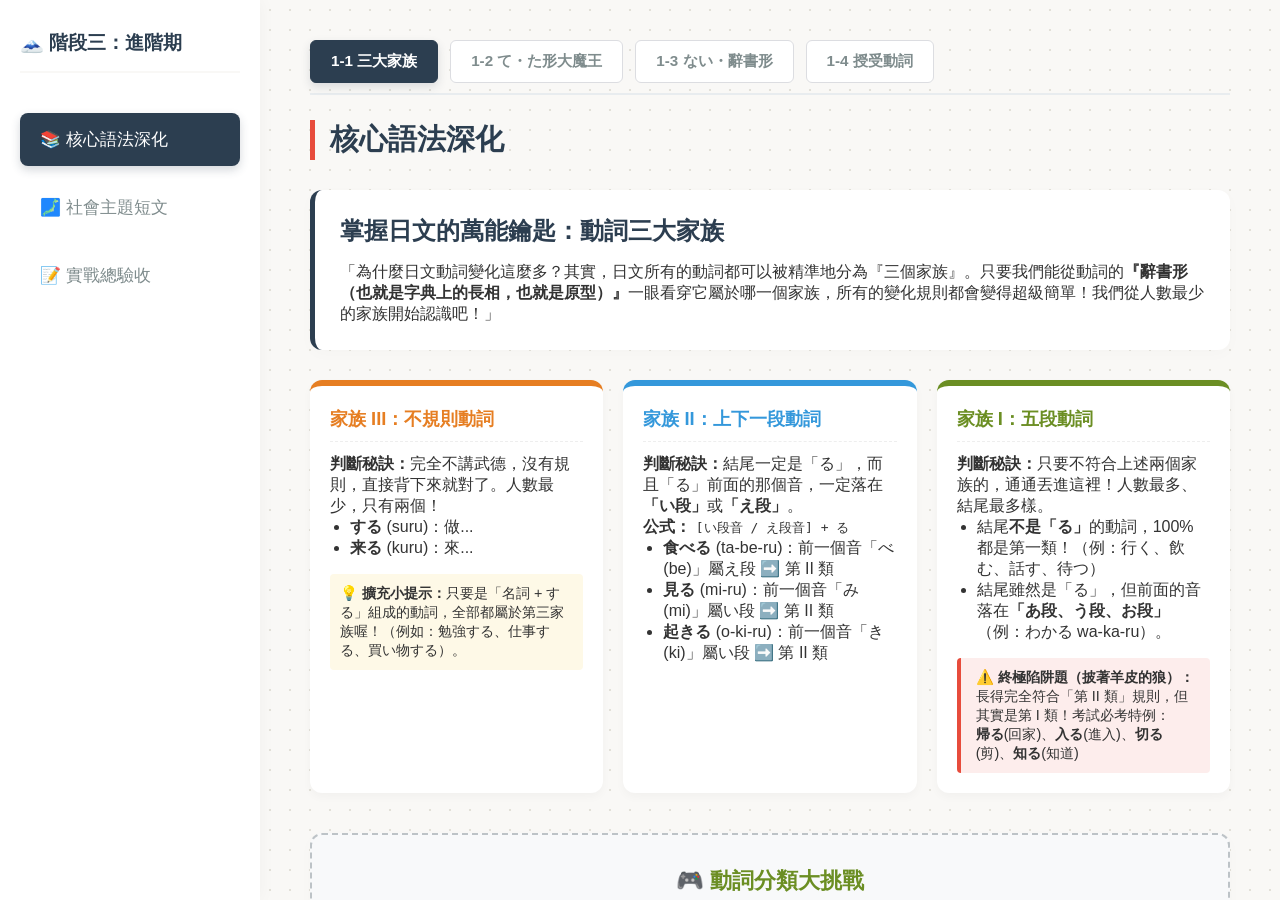
<file: page3.html>
<!DOCTYPE html>
<html lang="zh-TW">
<head>
    <meta charset="UTF-8">
    <meta name="viewport" content="width=device-width, initial-scale=1.0">
    <title>階段三：進階期 | 複雜句型與社會議題初探</title>
    <style>
        /* =========================================
           1. 全域變數與和風簡約色彩設定 (Modern Zen)
           ========================================= */
        :root {
            --bg-washi: #F9F8F6;       /* 溫暖的灰白色（和紙質感底色） */
            --primary-blue: #2C3E50;   /* 知性深藍（主要視覺、語法區） */
            --matcha-green: #6B8E23;   /* 抹茶綠（歷史、文化、社會區） */
            --accent-red: #E74C3C;     /* 朱紅（點綴、警示、按鈕） */
            --text-dark: #333333;      /* 深灰內文 */
            --text-light: #7F8C8D;     /* 淺灰副標題 */
            --sidebar-bg: #FFFFFF;     /* 側邊欄純白底色 */
        }

        * {
            box-sizing: border-box;
            margin: 0;
            padding: 0;
        }

        body {
            font-family: "Helvetica Neue", Helvetica, "PingFang TC", "Microsoft JhengHei", sans-serif;
            background-color: var(--bg-washi);
            color: var(--text-dark);
            display: flex;
            height: 100vh;
            overflow: hidden;
            /* 模擬極淡的紙張紋理雜訊 (可選) */
            background-image: radial-gradient(#e2e0d8 1px, transparent 1px);
            background-size: 20px 20px;
        }

        /* =========================================
           2. 側邊欄 (Sidebar) 設計
           ========================================= */
        .sidebar {
            width: 260px;
            background-color: var(--sidebar-bg);
            box-shadow: 2px 0 15px rgba(0, 0, 0, 0.03);
            display: flex;
            flex-direction: column;
            padding: 30px 20px;
            z-index: 10;
        }

        .sidebar-title {
            font-size: 1.2rem;
            color: var(--primary-blue);
            font-weight: bold;
            margin-bottom: 40px;
            padding-bottom: 15px;
            border-bottom: 2px solid var(--bg-washi);
            display: flex;
            align-items: center;
            gap: 10px;
        }

        .nav-menu {
            display: flex;
            flex-direction: column;
            gap: 15px;
        }

        .nav-btn {
            background: none;
            border: none;
            text-align: left;
            padding: 15px 20px;
            font-size: 1.05rem;
            font-weight: 500;
            color: var(--text-light);
            border-radius: 8px;
            cursor: pointer;
            transition: all 0.3s ease;
            display: flex;
            align-items: center;
            gap: 12px;
        }

        .nav-btn:hover {
            background-color: var(--bg-washi);
            color: var(--primary-blue);
        }

        /* 被選中的側邊欄按鈕狀態 */
        .nav-btn.active {
            background-color: var(--primary-blue);
            color: #ffffff;
            box-shadow: 0 4px 10px rgba(44, 62, 80, 0.2);
        }

        /* =========================================
           3. 右側主要內容區 (Main Content)
           ========================================= */
        .main-content {
            flex: 1;
            padding: 40px 50px;
            overflow-y: auto;
        }

        /* 控制區塊顯示與隱藏 */
        .tab-section {
            display: none;
            animation: fadeIn 0.4s ease-in-out;
        }

        .tab-section.active {
            display: block;
        }

        @keyframes fadeIn {
            from { opacity: 0; transform: translateY(10px); }
            to { opacity: 1; transform: translateY(0); }
        }

        /* 區塊大標題 */
        .section-header {
            font-size: 1.8rem;
            color: var(--primary-blue);
            margin-bottom: 30px;
            border-left: 5px solid var(--accent-red);
            padding-left: 15px;
        }

        /* =========================================
           4. 現代卡片佈局 (Modern Cards)
           ========================================= */
        .card-grid {
            display: grid;
            grid-template-columns: repeat(auto-fill, minmax(300px, 1fr));
            gap: 25px;
            margin-bottom: 40px;
        }

        .modern-card {
            background-color: #ffffff;
            border-radius: 12px;
            padding: 25px;
            box-shadow: 0 4px 15px rgba(0, 0, 0, 0.04);
            transition: transform 0.2s ease, box-shadow 0.2s ease;
            border-top: 4px solid var(--primary-blue);
        }

        /* 社會主題卡片改用抹茶綠邊框 */
        .modern-card.theme-card {
            border-top: 4px solid var(--matcha-green);
        }

        .modern-card:hover {
            transform: translateY(-5px);
            box-shadow: 0 8px 25px rgba(0, 0, 0, 0.08);
        }

        .card-title {
            font-size: 1.2rem;
            font-weight: bold;
            margin-bottom: 10px;
            color: var(--primary-blue);
        }
        
        .theme-card .card-title {
            color: var(--matcha-green);
        }

        .card-desc {
            font-size: 0.95rem;
            color: var(--text-light);
            line-height: 1.6;
            margin-bottom: 20px;
        }

        .card-btn {
            background-color: var(--bg-washi);
            color: var(--primary-blue);
            border: 1px solid #dcdde1;
            padding: 8px 16px;
            border-radius: 20px;
            font-size: 0.9rem;
            cursor: pointer;
            transition: all 0.2s;
        }

        .card-btn:hover {
            background-color: var(--accent-red);
            color: white;
            border-color: var(--accent-red);
        }
    /* =========================================
           1-1 專屬樣式設定（嵌入補丁）
           ========================================= */
           .lesson-1-1 {
            max-width: 100%;
            margin: 0 auto;
        }

        .lesson-intro {
            background-color: #fff;
            padding: 25px;
            border-radius: 12px;
            box-shadow: 0 4px 15px rgba(0,0,0,0.02);
            margin-bottom: 30px;
            border-left: 5px solid var(--primary-blue);
        }

        .lesson-intro h2 {
            color: var(--primary-blue);
            margin-top: 0;
            margin-bottom: 15px;
            font-size: 1.5rem;
        }

        .grammar-cards-container {
            display: grid;
            grid-template-columns: repeat(auto-fit, minmax(260px, 1fr));
            gap: 20px;
            margin-bottom: 40px;
        }

        .grammar-card {
            background: #fff;
            padding: 20px;
            border-radius: 12px;
            box-shadow: 0 4px 10px rgba(0,0,0,0.03);
            border-top: 6px solid #ccc;
        }

        .grammar-card.group-3 { border-top-color: #E67E22; }
        .grammar-card.group-3 h3 { color: #E67E22; }
        .grammar-card.group-2 { border-top-color: #3498DB; }
        .grammar-card.group-2 h3 { color: #3498DB; }
        .grammar-card.group-1 { border-top-color: var(--matcha-green); }
        .grammar-card.group-1 h3 { color: var(--matcha-green); }

        .grammar-card h3 {
            margin-top: 0;
            font-size: 1.15rem;
            border-bottom: 1px dashed #eee;
            padding-bottom: 10px;
            margin-bottom: 12px;
        }

        .grammar-card ul {
            padding-left: 20px;
            margin-bottom: 15px;
        }

        .alert-box {
            background-color: #FDEDEC;
            border-left: 4px solid var(--accent-red);
            padding: 10px 15px;
            margin-top: 15px;
            border-radius: 4px;
            font-size: 0.9rem;
        }

        .game-section {
            background-color: #fff;
            padding: 30px;
            border-radius: 12px;
            border: 2px dashed #BDC3C7;
            box-shadow: 0 4px 15px rgba(0, 0, 0, 0.02);
        }

        .game-section h3 {
            text-align: center;
            color: var(--primary-blue);
            margin-top: 0;
            margin-bottom: 10px;
        }

        .word-pool {
            display: flex;
            flex-wrap: wrap;
            gap: 12px;
            justify-content: center;
            min-height: 80px;
            margin-bottom: 30px;
            padding: 15px;
            background: var(--bg-washi);
            border-radius: 8px;
        }

        .draggable-word {
            background-color: #fff;
            border: 2px solid var(--primary-blue);
            color: var(--primary-blue);
            padding: 8px 18px;
            border-radius: 8px;
            cursor: grab;
            user-select: none;
            font-weight: bold;
            font-size: 1.05rem;
            text-align: center;
            box-shadow: 0 4px 6px rgba(0,0,0,0.05);
            transition: transform 0.1s;
        }

        .draggable-word:active { cursor: grabbing; transform: scale(0.95); }
        .draggable-word ruby { ruby-align: center; }
        .draggable-word rt { font-size: 0.65rem; color: var(--text-light); }

        .drop-zones {
            display: grid;
            grid-template-columns: repeat(auto-fit, minmax(200px, 1fr));
            gap: 20px;
        }

        .drop-zone {
            background-color: var(--bg-washi);
            border: 3px dashed #BDC3C7;
            border-radius: 12px;
            padding: 20px 10px;
            min-height: 160px;
            display: flex;
            flex-direction: column;
            align-items: center;
            gap: 10px;
            transition: all 0.3s ease;
        }

        .drop-zone-title {
            font-weight: bold;
            color: var(--text-light);
            margin-bottom: 10px;
            pointer-events: none;
        }

        .drop-zone.drag-over { background-color: #E8F8F5; border-color: #2ECC71; }
        .drop-zone.correct-flash { background-color: #D5F5E3; border-color: #27AE60; border-style: solid; }

        .shake-error {
            animation: shake 0.4s cubic-bezier(.36,.07,.19,.97) both;
            border-color: var(--accent-red) !important;
            background-color: #FDEDEC !important;
            color: var(--accent-red) !important;
        }

        @keyframes shake {
            10%, 90% { transform: translate3d(-2px, 0, 0); }
            20%, 80% { transform: translate3d(4px, 0, 0); }
            30%, 50%, 70% { transform: translate3d(-6px, 0, 0); }
            40%, 60% { transform: translate3d(6px, 0, 0); }
        }

        .drop-zone .draggable-word {
            cursor: default;
            box-shadow: none;
            border-color: #BDC3C7;
            background-color: #F8F9FA;
        }
    /* =========================================
           1-2 專屬樣式設定（嵌入補丁）
           ========================================= */
           .lesson-1-2 {
            max-width: 100%;
            margin: 40px auto 0 auto;
            border-top: 2px dashed #BDC3C7;
            padding-top: 40px;
        }

        .mnemonic-rule {
            background: #F9F8F6;
            padding: 15px;
            border-radius: 8px;
            margin-bottom: 15px;
            border-left: 4px solid #6B8E23;
        }

        .mnemonic-rule h4 {
            margin: 0 0 5px 0;
            color: #6B8E23;
        }

        /* 表格樣式 */
        .table-container {
            overflow-x: auto;
            margin-bottom: 40px;
            border-radius: 8px;
            box-shadow: 0 4px 10px rgba(0,0,0,0.05);
        }

        .conjugation-table {
            width: 100%;
            border-collapse: collapse;
            background: #fff;
            text-align: center;
        }

        .conjugation-table th {
            background: var(--primary-blue);
            color: #fff;
            padding: 15px;
            font-weight: 500;
        }

        .conjugation-table td {
            padding: 12px;
            border-bottom: 1px solid #eee;
        }

        .conjugation-table tr:hover {
            background: #F8F9FA;
        }

        .conjugation-table .highlight {
            color: var(--accent-red);
            font-weight: bold;
        }

        .matching-container {
            display: flex;
            justify-content: space-around;
            position: relative;
        }

        .match-column {
            display: flex;
            flex-direction: column;
            gap: 15px;
            width: 40%;
        }

        .match-item {
            background: #fff;
            border: 2px solid #BDC3C7;
            padding: 15px;
            border-radius: 8px;
            text-align: center;
            font-weight: bold;
            font-size: 1.1rem;
            cursor: pointer;
            transition: all 0.2s;
            user-select: none;
            color: var(--primary-blue);
        }

        .match-item:hover { border-color: #3498DB; }
        .match-item.selected { border-color: #3498DB; background-color: #EBF5FB; transform: scale(1.02); }
        .match-item.matched { border-color: #2ECC71; background-color: #D5F5E3; color: #27AE60; opacity: 0.7; cursor: default; }
        .match-item.error { border-color: var(--accent-red); background-color: #FDEDEC; color: var(--accent-red); animation: shake 0.4s; }

        .chat-container {
            display: flex;
            flex-direction: column;
            gap: 15px;
        }

        .chat-bubble {
            background: #fff;
            padding: 15px 20px;
            border-radius: 20px;
            border-top-left-radius: 0;
            box-shadow: 0 2px 8px rgba(0,0,0,0.05);
            display: inline-flex;
            align-items: center;
            flex-wrap: wrap;
            gap: 10px;
            width: fit-content;
        }

        .chat-input {
            border: 2px solid #BDC3C7;
            border-radius: 6px;
            padding: 5px 10px;
            font-size: 1rem;
            width: 80px;
            text-align: center;
            outline: none;
            transition: border 0.2s;
        }

        .chat-input:focus { border-color: #3498DB; }
        .chat-input.correct { border-color: #2ECC71; background-color: #D5F5E3; color: #27AE60; pointer-events: none; }
        .chat-input.wrong { border-color: var(--accent-red); background-color: #FDEDEC; color: var(--accent-red); }

        .hint-btn {
            display: none;
            background: #F39C12;
            color: #fff;
            border: none;
            padding: 5px 10px;
            border-radius: 15px;
            font-size: 0.8rem;
            cursor: pointer;
        }

        .hint-text {
            display: none;
            width: 100%;
            font-size: 0.9rem;
            color: #D35400;
            margin-top: 5px;
            padding-left: 10px;
            border-left: 3px solid #D35400;
        }
    /* =========================================
           1-3 專屬樣式設定（嵌入補丁）
           ========================================= */
           .lesson-1-3 {
            max-width: 100%;
            margin: 40px auto 0 auto;
            border-top: 2px dashed #BDC3C7;
            padding-top: 40px;
        }

        .rule-block {
            margin-bottom: 20px;
            padding: 15px;
            background: #F9F8F6;
            border-radius: 8px;
        }

        .rule-block h4 {
            margin: 0 0 10px 0;
            color: var(--primary-blue);
        }

        .rule-block ul {
            margin: 0;
            padding-left: 20px;
        }

        .highlight-red { color: var(--accent-red); font-weight: bold; }
        .highlight-blue { color: #3498DB; font-weight: bold; }

        /* 情境畫板 */
        .scenario-board {
            background: #fff;
            border-radius: 12px;
            box-shadow: 0 4px 15px rgba(0,0,0,0.05);
            overflow: hidden;
            margin-top: 20px;
            max-width: 600px;
            margin-left: auto;
            margin-right: auto;
        }

        .scene-header {
            background: linear-gradient(135deg, #34495E, #2C3E50);
            color: white;
            padding: 20px;
            font-size: 1.5rem;
            font-weight: bold;
            display: flex;
            align-items: center;
            justify-content: center;
            gap: 10px;
        }

        .scene-header.hospital { background: linear-gradient(135deg, #16A085, #1ABC9C); }
        .scene-header.library { background: linear-gradient(135deg, #8E44AD, #9B59B6); }
        .scene-header.driving { background: linear-gradient(135deg, #F39C12, #F1C40F); }
        .scene-header.izakaya { background: linear-gradient(135deg, #C0392B, #E74C3C); }

        .task-prompt {
            padding: 20px;
            font-size: 1.1rem;
            color: #333;
            font-weight: 500;
            border-bottom: 2px dashed #eee;
        }

        .answer-area {
            padding: 20px;
            display: flex;
            justify-content: center;
            gap: 15px;
            background: #F9F8F6;
        }

        .answer-slot {
            width: 200px;
            height: 50px;
            border: 2px dashed #BDC3C7;
            border-radius: 8px;
            display: flex;
            align-items: center;
            justify-content: center;
            background: #fff;
            transition: all 0.2s;
        }

        .answer-slot.filled { border: 2px solid #3498DB; background: #EBF5FB; }
        .answer-slot.correct { border: 2px solid #2ECC71; background: #D5F5E3; color: #27AE60; }
        .answer-slot.wrong { border: 2px solid var(--accent-red); background: #FDEDEC; animation: shake 0.4s; }

        .word-bank {
            padding: 20px;
            display: flex;
            flex-wrap: wrap;
            justify-content: center;
            gap: 10px;
            min-height: 100px;
        }

        .fragment-btn {
            background-color: #fff;
            border: 2px solid #34495E;
            color: #34495E;
            padding: 8px 16px;
            border-radius: 20px;
            font-size: 1.05rem;
            cursor: pointer;
            font-weight: bold;
            transition: all 0.2s;
            box-shadow: 0 2px 5px rgba(0,0,0,0.05);
        }

        .fragment-btn:hover { background-color: #34495E; color: #fff; }

        .slotted-fragment {
            background: transparent;
            border: none;
            color: var(--primary-blue);
            font-weight: bold;
            font-size: 1.1rem;
            cursor: pointer;
            width: 100%;
            height: 100%;
        }

        .controls { padding: 20px; background: #fff; }
        .action-btn {
            background-color: #3498DB;
            color: white;
            border: none;
            padding: 10px 25px;
            font-size: 1.1rem;
            border-radius: 25px;
            cursor: pointer;
            font-weight: bold;
            transition: background 0.2s;
        }
        .action-btn:hover { background-color: #2980B9; }
        .action-btn:disabled { background-color: #BDC3C7; cursor: not-allowed; }
        .action-btn.next-btn { background-color: #2ECC71; display: none; }
        .action-btn.next-btn:hover { background-color: #27AE60; }
    /* =========================================
           1-4 專屬樣式設定（嵌入補丁）
           ========================================= */
           .lesson-1-4 {
            max-width: 100%;
            margin: 40px auto 0 auto;
            border-top: 2px dashed #BDC3C7;
            padding-top: 40px;
        }

        .grammar-card.group-ageru { border-top-color: #E67E22; }
        .grammar-card.group-kureru { border-top-color: #E74C3C; }
        .grammar-card.group-morau { border-top-color: #3498DB; }

        .grammar-card.group-ageru h3 { color: #E67E22; }
        .grammar-card.group-kureru h3 { color: #E74C3C; }
        .grammar-card.group-morau h3 { color: #3498DB; }

        /* 恩惠箭頭模擬器 */
        .simulator-board {
            background: #fff;
            border-radius: 12px;
            box-shadow: 0 4px 15px rgba(0,0,0,0.05);
            overflow: hidden;
            margin-top: 20px;
            max-width: 700px;
            margin-left: auto;
            margin-right: auto;
            position: relative;
        }

        .sim-header {
            background: linear-gradient(135deg, #2C3E50, #34495E);
            color: white;
            padding: 15px;
            text-align: center;
            font-size: 1.2rem;
            font-weight: bold;
        }

        .sim-stage {
            height: 350px;
            position: relative;
            background: #F9F8F6;
            background-image: radial-gradient(#e2e0d8 1px, transparent 1px);
            background-size: 20px 20px;
            overflow: hidden;
        }

        /* 角色定位 */
        .char-node {
            position: absolute;
            display: flex;
            flex-direction: column;
            align-items: center;
            gap: 8px;
            z-index: 10;
            transition: all 0.5s ease;
        }

        .char-avatar {
            width: 70px;
            height: 70px;
            background: #fff;
            border: 3px solid #BDC3C7;
            border-radius: 50%;
            display: flex;
            align-items: center;
            justify-content: center;
            font-size: 2.5rem;
            box-shadow: 0 4px 10px rgba(0,0,0,0.1);
            transition: all 0.3s;
        }

        .char-name {
            font-weight: bold;
            color: #2C3E50;
            background: rgba(255,255,255,0.8);
            padding: 2px 8px;
            border-radius: 10px;
            font-size: 0.9rem;
        }

        /* 視角打光切換效果 */
        .char-node.dimmed { opacity: 0.4; transform: scale(0.9); }
        .char-node.spotlight .char-avatar { 
            border-color: #F1C40F; 
            box-shadow: 0 0 20px rgba(241, 196, 15, 0.6); 
            transform: scale(1.1);
        }

        /* 具體站位 */
        #char-yamada { top: 40px; left: 50px; }
        #char-suzuki { top: 40px; right: 50px; }
        #char-watashi { bottom: 30px; left: 50%; transform: translateX(-50%); }

        /* 當 "私" 被 dimmed 時的 transform 修正 */
        #char-watashi.dimmed { transform: translateX(-50%) scale(0.9); }
        #char-watashi.spotlight { transform: translateX(-50%) scale(1.1); }

        /* 道具 */
        .sim-item {
            font-size: 2rem;
            cursor: grab;
            position: absolute;
            z-index: 20;
            transition: transform 0.2s;
            filter: drop-shadow(0 4px 5px rgba(0,0,0,0.2));
        }
        .sim-item:active { cursor: grabbing; transform: scale(1.2); }
        
        #item-watch { top: 100px; left: 120px; } /* 放在山田旁邊 */
        #item-book { top: 40px; left: 130px; display: none; } /* 任務3才顯示 */

        /* 箭頭 SVG 層 */
        .svg-overlay {
            position: absolute;
            top: 0; left: 0; width: 100%; height: 100%;
            pointer-events: none;
            z-index: 5;
        }
        
        .anim-arrow {
            fill: none;
            stroke-width: 6;
            stroke-dasharray: 15;
            animation: dashMove 1s linear infinite;
            opacity: 0;
            transition: opacity 0.3s;
        }

        @keyframes dashMove {
            to { stroke-dashoffset: -30; }
        }

        /* 問答區 */
        .sim-quiz {
            background: #fff;
            padding: 20px;
            border-top: 2px solid #eee;
            min-height: 150px;
            display: none;
        }

        .sim-question {
            font-size: 1.2rem;
            color: #2C3E50;
            font-weight: bold;
            text-align: center;
            margin-bottom: 20px;
        }

        .sim-options {
            display: flex;
            justify-content: center;
            gap: 15px;
        }

        .sim-option-btn {
            background: #fff;
            border: 2px solid #3498DB;
            color: #3498DB;
            padding: 10px 20px;
            border-radius: 20px;
            font-size: 1.1rem;
            font-weight: bold;
            cursor: pointer;
            transition: all 0.2s;
        }
        
        .sim-option-btn:hover { background: #3498DB; color: #fff; }
        
        .sim-feedback {
            text-align: center;
            margin-top: 15px;
            font-weight: bold;
            font-size: 1rem;
            min-height: 24px;
        }

        /* 視角切換按鈕 */
        #switchViewBtn {
            display: none;
            margin: 0 auto;
            background: #F39C12;
            color: #fff;
            border: none;
            padding: 10px 30px;
            font-size: 1.1rem;
            font-weight: bold;
            border-radius: 25px;
            cursor: pointer;
            box-shadow: 0 4px 10px rgba(243, 156, 18, 0.3);
            animation: popIn 0.5s cubic-bezier(0.175, 0.885, 0.32, 1.275);
        }

        @keyframes popIn {
            0% { transform: scale(0.5); opacity: 0; }
            100% { transform: scale(1); opacity: 1; }
        }
    /* =========================================
           2-1 專屬樣式設定（嵌入補丁）
           ========================================= */
           .lesson-2-1 {
            color: #333;
            line-height: 1.6;
            max-width: 100%;
            margin: 40px auto 0 auto;
            border-top: 2px dashed #BDC3C7;
            padding-top: 40px;
        }

        .lesson-intro-21 {
            background-color: #fff;
            padding: 25px;
            border-radius: 12px;
            box-shadow: 0 4px 15px rgba(0,0,0,0.02);
            margin-bottom: 30px;
            border-left: 5px solid #6B8E23;
        }

        .lesson-intro-21 h2 {
            color: #6B8E23;
            margin-top: 0;
            margin-bottom: 15px;
            font-size: 1.6rem;
        }
    
        .reading-section {
            background: #fff;
            border-radius: 12px;
            box-shadow: 0 4px 15px rgba(0,0,0,0.03);
            overflow: hidden;
            margin-bottom: 40px;
            border: 1px solid #eee;
        }

        .reading-jp {
            padding: 30px;
            background: #F9F8F6;
            font-size: 1.15rem;
            line-height: 2.2;
            color: #2C3E50;
            border-bottom: 2px dashed #BDC3C7;
        }

        .reading-jp ruby { ruby-align: center; margin: 0 2px; }
        .reading-jp rt { font-size: 0.7rem; color: #7F8C8D; }
        
        .reading-zh {
            padding: 25px 30px;
            font-size: 1rem;
            color: #7F8C8D;
            background: #fff;
        }

        .game-section {
            background-color: #F8F9FA;
            padding: 30px;
            border-radius: 12px;
            border: 2px dashed #BDC3C7;
            text-align: center;
            overflow: hidden;
            position: relative;
        }

        .game-section h3 {
            color: #6B8E23;
            margin-top: 0;
            margin-bottom: 10px;
            font-size: 1.4rem;
        }

        #phase1 { transition: opacity 0.5s, transform 0.5s; }

        .boxes-container {
            display: flex;
            justify-content: space-between;
            gap: 20px;
            margin-top: 30px;
        }

        .time-box {
            flex: 1;
            padding: 20px;
            border-radius: 12px;
            min-height: 200px;
            display: flex;
            flex-direction: column;
            align-items: center;
            gap: 10px;
            transition: all 0.3s;
            border: 3px dashed;
        }

        .time-box.ancient { background-color: #FFF8E1; border-color: #F39C12; }
        .time-box.ancient h4 { color: #D35400; margin: 0 0 10px 0; }
        
        .time-box.modern { background-color: #EAF2F8; border-color: #3498DB; }
        .time-box.modern h4 { color: #2980B9; margin: 0 0 10px 0; }

        .time-box.drag-over { transform: scale(1.02); opacity: 0.8; }

        .fragments-pool {
            display: flex;
            flex-wrap: wrap;
            justify-content: center;
            gap: 10px;
            margin-top: 20px;
            min-height: 60px;
        }

        .drag-card {
            background: #fff;
            border: 2px solid #34495E;
            color: #34495E;
            padding: 8px 15px;
            border-radius: 20px;
            font-weight: bold;
            cursor: grab;
            box-shadow: 0 2px 5px rgba(0,0,0,0.1);
        }
        .drag-card.sorted { cursor: default; border-color: #BDC3C7; box-shadow: none; color: #7F8C8D; }

        #phase2 {
            display: none;
            opacity: 0;
            transform: translateY(20px);
            transition: opacity 0.5s, transform 0.5s;
        }

        .sentence-builder {
            background: #fff;
            border-radius: 12px;
            padding: 30px;
            box-shadow: 0 4px 15px rgba(0,0,0,0.05);
            margin-top: 20px;
        }

        .answer-slots {
            display: flex;
            justify-content: center;
            align-items: center;
            gap: 10px;
            flex-wrap: wrap;
            margin-bottom: 30px;
            min-height: 60px;
            padding: 15px;
            background: #F9F8F6;
            border-radius: 8px;
        }

        .slot-item {
            padding: 8px 15px;
            border-bottom: 2px solid #2C3E50;
            font-size: 1.2rem;
            font-weight: bold;
            color: #2C3E50;
            animation: popIn 0.3s ease-out;
        }

        .word-chips { display: flex; justify-content: center; gap: 15px; }

        .chip-btn {
            background: #fff;
            border: 2px solid #6B8E23;
            color: #6B8E23;
            padding: 10px 20px;
            font-size: 1.1rem;
            border-radius: 8px;
            cursor: pointer;
            font-weight: bold;
            transition: all 0.2s;
        }
        .chip-btn:hover { background: #6B8E23; color: #fff; }
        .chip-btn:disabled { opacity: 0; pointer-events: none; }

        .custom-alert {
            display: none;
            background: #FFF3CD;
            color: #856404;
            border: 1px solid #FFEEBA;
            padding: 15px;
            border-radius: 8px;
            margin-top: 20px;
            font-weight: bold;
        }
    /* =========================================
           2-2 專屬樣式設定（嵌入補丁）
           ========================================= */
           .lesson-2-2 {
            color: #333;
            line-height: 1.6;
            max-width: 100%;
            margin: 40px auto 0 auto;
            border-top: 2px dashed #BDC3C7;
            padding-top: 40px;
        }

        .lesson-intro-22 {
            background-color: #fff;
            padding: 25px;
            border-radius: 12px;
            box-shadow: 0 4px 15px rgba(0,0,0,0.02);
            margin-bottom: 30px;
            border-left: 5px solid #2C3E50;
        }

        .lesson-intro-22 h2 {
            color: #2C3E50;
            margin-top: 0;
            margin-bottom: 15px;
            font-size: 1.6rem;
        }

        /* ほうれんそう 高亮顏色 */
        .hlt-hou { color: #E74C3C; font-weight: bold; background: #FDEDEC; padding: 2px 6px; border-radius: 4px;}
        .hlt-ren { color: #F39C12; font-weight: bold; background: #FEF5E7; padding: 2px 6px; border-radius: 4px;}
        .hlt-sou { color: #3498DB; font-weight: bold; background: #EBF5FB; padding: 2px 6px; border-radius: 4px;}

        /* 職場生存戰遊戲區塊 */
        .game-board-22 {
            background: #E8ECEF;
            border-radius: 16px;
            box-shadow: 0 8px 25px rgba(0,0,0,0.1);
            overflow: hidden;
            margin-top: 20px;
            max-width: 650px;
            margin-left: auto;
            margin-right: auto;
            border: 4px solid #34495E;
            position: relative;
        }

        .game-header-22 {
            background: #34495E;
            color: white;
            padding: 15px 20px;
            display: flex;
            justify-content: space-between;
            align-items: center;
        }

        .hp-bar-22 {
            display: flex;
            gap: 5px;
            font-size: 1.2rem;
        }

        .heart-icon { transition: all 0.3s ease; }
        .heart-lost { filter: grayscale(100%); opacity: 0.3; transform: scale(0.8); }

        .scenario-box-22 {
            background: #fff;
            margin: 20px;
            padding: 20px;
            border-radius: 12px;
            border-left: 5px solid #E74C3C;
            box-shadow: 0 4px 10px rgba(0,0,0,0.05);
            font-size: 1.1rem;
            color: #2C3E50;
            font-weight: 500;
        }

        .step-container-22 {
            padding: 0 20px 20px 20px;
            display: flex;
            flex-direction: column;
            gap: 15px;
        }

        .step-row-22 {
            background: #fff;
            padding: 15px;
            border-radius: 8px;
            display: none; /* 預設隱藏，靠 JS 顯示 */
            animation: fadeInDown 0.4s ease;
        }

        .step-row-22.active { display: block; }

        .step-title-22 {
            font-weight: bold;
            color: #7F8C8D;
            margin-bottom: 10px;
            font-size: 0.95rem;
        }

        .options-group-22 {
            display: flex;
            flex-wrap: wrap;
            gap: 10px;
        }

        .opt-btn-22 {
            flex: 1;
            min-width: 120px;
            background: #F9F8F6;
            border: 2px solid #BDC3C7;
            color: #34495E;
            padding: 10px 15px;
            border-radius: 8px;
            font-size: 1.05rem;
            cursor: pointer;
            font-weight: bold;
            transition: all 0.2s;
        }

        /* 碎紙機特效 */
        .shred-anim {
            animation: shredder 0.6s cubic-bezier(0.55, 0.055, 0.675, 0.19) forwards;
            pointer-events: none;
            border-color: #E74C3C !important;
            color: #E74C3C !important;
        }

        @keyframes shredder {
            0% { transform: translateY(0); opacity: 1; }
            50% { transform: translateY(10px) skewX(-10deg); opacity: 0.5; }
            100% { transform: translateY(30px) scaleY(0); opacity: 0; }
        }

        .opt-btn-22:hover { background: #EBF5FB; border-color: #3498DB; }
        .opt-btn-22.correct-choice { background: #D5F5E3; border-color: #27AE60; color: #27AE60; pointer-events: none; }
        
        .feedback-box-22 {
            display: none;
            margin: 0 20px 20px 20px;
            padding: 15px;
            border-radius: 8px;
            font-weight: bold;
            text-align: center;
        }

        .summary-btn-22 {
            display: none;
            width: calc(100% - 40px);
            margin: 0 20px 20px 20px;
            background: #2ECC71;
            color: white;
            border: none;
            padding: 12px;
            border-radius: 8px;
            font-size: 1.1rem;
            font-weight: bold;
            cursor: pointer;
        }
        .summary-btn-22:hover { background: #27AE60; }

        @keyframes fadeInDown {
            from { opacity: 0; transform: translateY(-10px); }
            to { opacity: 1; transform: translateY(0); }
        }
    /* =========================================
           2-3 專屬樣式設定（嵌入補丁）
           ========================================= */
           .lesson-2-3 {
            color: #333;
            line-height: 1.6;
            max-width: 100%;
            margin: 40px auto 0 auto;
            border-top: 2px dashed #BDC3C7;
            padding-top: 40px;
        }

        .lesson-intro-23 {
            background-color: #fff;
            padding: 25px;
            border-radius: 12px;
            box-shadow: 0 4px 15px rgba(0,0,0,0.02);
            margin-bottom: 30px;
            border-left: 5px solid #8E44AD; /* 政治體制使用紫色系 */
        }

        .lesson-intro-23 h2 {
            color: #8E44AD;
            margin-top: 0;
            margin-bottom: 15px;
            font-size: 1.6rem;
        }

        .poli-term {
            font-weight: bold;
            color: #2C3E50;
            background-color: #E8ECEF;
            padding: 2px 6px;
            border-radius: 4px;
        }

        /* 國家機器運作線遊戲區塊 */
        .poli-game-board {
            background: #F4F6F7;
            border-radius: 12px;
            border: 2px solid #BDC3C7;
            padding: 20px;
            margin-top: 20px;
            position: relative;
            overflow: hidden;
            user-select: none;
            touch-action: none; /* 防止手機滑動干擾拖曳 */
        }

        .poli-stage {
            height: 450px;
            position: relative;
            background: #fff;
            border-radius: 8px;
            box-shadow: inset 0 2px 8px rgba(0,0,0,0.05);
            background-image: linear-gradient(#f0f0f0 1px, transparent 1px), linear-gradient(90deg, #f0f0f0 1px, transparent 1px);
            background-size: 20px 20px;
        }

        .poli-node {
            position: absolute;
            display: flex;
            flex-direction: column;
            align-items: center;
            gap: 8px;
            z-index: 10;
            cursor: grab;
        }
        
        .poli-node:active { cursor: grabbing; }

        .poli-avatar {
            width: 70px;
            height: 70px;
            background: #fff;
            border: 3px solid #34495E;
            border-radius: 50%;
            display: flex;
            align-items: center;
            justify-content: center;
            font-size: 2rem;
            box-shadow: 0 4px 10px rgba(0,0,0,0.1);
            transition: transform 0.2s;
            position: relative;
        }

        .poli-node:hover .poli-avatar { transform: scale(1.1); }
        .poli-node.connected .poli-avatar { border-color: #2ECC71; background: #E8F8F5; }

        .poli-name {
            font-weight: bold;
            color: #2C3E50;
            background: rgba(255,255,255,0.9);
            padding: 4px 10px;
            border-radius: 12px;
            font-size: 0.95rem;
            box-shadow: 0 2px 5px rgba(0,0,0,0.05);
            text-align: center;
        }

        /* 節點固定位置 */
        #node-kokumin { bottom: 20px; left: 50%; transform: translateX(-50%); }
        #node-giin { top: 200px; left: 50%; transform: translateX(-50%); }
        #node-shusho { top: 20px; left: 30%; transform: translateX(-50%); }
        #node-tenno { top: 20px; right: 10%; border-color: #F39C12; }
        
        #node-tenno .poli-avatar { border-color: #F39C12; }

        /* SVG 畫線區 */
        .poli-svg {
            position: absolute;
            top: 0; left: 0;
            width: 100%; height: 100%;
            pointer-events: none;
            z-index: 5;
        }

        .poli-line {
            stroke-width: 6;
            stroke-linecap: round;
        }

        .poli-line.temp { stroke: #BDC3C7; stroke-dasharray: 10; }
        .poli-line.solid { stroke: #2ECC71; }
        
        /* 選擇動詞的彈出視窗 */
        .verb-modal {
            position: absolute;
            top: 50%; left: 50%;
            transform: translate(-50%, -50%);
            background: rgba(255,255,255,0.95);
            padding: 20px;
            border-radius: 12px;
            box-shadow: 0 10px 30px rgba(0,0,0,0.15);
            z-index: 100;
            text-align: center;
            display: none;
            border: 2px solid #3498DB;
            width: 80%;
            max-width: 300px;
        }

        .verb-modal h4 { margin: 0 0 15px 0; color: #2C3E50; }
        
        .verb-btn {
            display: block;
            width: 100%;
            padding: 10px;
            margin-bottom: 10px;
            background: #fff;
            border: 2px solid #BDC3C7;
            border-radius: 8px;
            font-size: 1rem;
            font-weight: bold;
            color: #34495E;
            cursor: pointer;
            transition: all 0.2s;
        }
        .verb-btn:hover { background: #3498DB; color: #fff; border-color: #3498DB; }

        /* 憲法警告視窗 */
        .warning-modal {
            position: absolute;
            top: 50%; left: 50%;
            transform: translate(-50%, -50%);
            background: #FDEDEC;
            padding: 25px;
            border-radius: 12px;
            box-shadow: 0 10px 40px rgba(231,76,60,0.4);
            z-index: 100;
            text-align: center;
            display: none;
            border: 3px solid #E74C3C;
            width: 85%;
            max-width: 350px;
            animation: shake 0.4s;
        }

        .warning-modal h3 { margin: 0 0 10px 0; color: #E74C3C; }
        .warning-modal p { color: #C0392B; font-weight: bold; margin-bottom: 15px;}
        
        .close-warning {
            background: #E74C3C; color: #fff; border: none;
            padding: 8px 20px; border-radius: 20px; font-weight: bold; cursor: pointer;
        }
    /* =========================================
           4-1 & 4-2 實戰總驗收樣式（嵌入補丁）
           ========================================= */
           .assessment-layout {
            display: flex;
            flex-direction: column;
            height: calc(100vh - 150px);
            max-width: 1200px;
            margin: 0 auto;
        }

        /* 頂部切換按鈕 */
        .asm-tabs {
            display: flex;
            gap: 15px;
            margin-bottom: 20px;
            justify-content: center;
        }

        .asm-tab-btn {
            background: #fff;
            border: 2px solid #BDC3C7;
            color: #7F8C8D;
            padding: 10px 25px;
            border-radius: 30px;
            font-size: 1.1rem;
            font-weight: bold;
            cursor: pointer;
            transition: all 0.3s;
        }

        .asm-tab-btn.active {
            background: var(--primary-blue);
            color: #fff;
            border-color: var(--primary-blue);
            box-shadow: 0 4px 10px rgba(44, 62, 80, 0.2);
        }

        /* 雙欄分割視窗 */
        .asm-split-view {
            display: flex;
            gap: 30px;
            flex: 1;
            overflow: hidden;
        }

        /* 左側：文章參照區 (模擬試卷變暗) */
        .asm-article-pane {
            flex: 1;
            background: #f0f0f0;
            border-radius: 12px;
            padding: 30px;
            overflow-y: auto;
            border: 1px solid #dcdde1;
            color: #555;
            font-size: 1.2rem;   /* 原本 1.05rem */
            line-height: 2.35;   /* 原本 2.2，可視需要 2.25~2.4 */
            box-shadow: inset 0 2px 10px rgba(0,0,0,0.05);
        }

        .asm-article-pane h3 { color: #2C3E50; border-bottom: 2px dashed #ccc; padding-bottom: 10px; margin-top: 0;}

        /* 右側：測驗作答區 */
        .asm-quiz-pane {
            flex: 1;
            background: #fff;
            border-radius: 12px;
            padding: 30px;
            overflow-y: auto;
            box-shadow: 0 4px 15px rgba(0,0,0,0.05);
            border-top: 6px solid var(--accent-red);
        }

        /* 題目卡片 */
        .quiz-card {
            margin-bottom: 35px;
            padding-bottom: 25px;
            border-bottom: 1px solid #ecf0f1;
        }

        .quiz-card h4 {
            color: var(--primary-blue);
            font-size: 1.35rem;
            margin-top: 0;
            margin-bottom: 15px;
        }

        /* 4-1 選擇題樣式 */
        .mcq-option {
            display: block;
            width: 100%;
            text-align: left;
            background: #F9F8F6;
            border: 2px solid #ecf0f1;
            padding: 12px 20px;
            margin-bottom: 10px;
            border-radius: 8px;
            font-size: 1.05rem;
            cursor: pointer;
            transition: all 0.2s;
            color: #2C3E50;
        }

        .mcq-option:hover { border-color: #BDC3C7; background: #f1f2f6; }
        .mcq-option.correct { border-color: #2ECC71; background: #D5F5E3; color: #27AE60; pointer-events: none; font-weight: bold;}
        .mcq-option.wrong { border-color: var(--accent-red); background: #FDEDEC; color: var(--accent-red); animation: shake 0.4s; }

        .explanation-box {
            display: none;
            background: #FEF9E7;
            border-left: 4px solid #F1C40F;
            padding: 15px;
            margin-top: 15px;
            border-radius: 4px;
            color: #D35400;
            font-size: 0.95rem;
            animation: fadeIn 0.4s ease;
        }

        /* 4-2 克漏字樣式 */
        .cloze-sentence {
            font-size: 1.2rem;
            line-height: 2;
            margin-bottom: 10px;
        }

        .cloze-input {
            border: none;
            border-bottom: 2px solid #34495E;
            background: transparent;
            font-size: 1.2rem;
            color: #3498DB;
            text-align: center;
            width: 180px;
            outline: none;
            font-weight: bold;
            transition: all 0.3s;
        }

        .cloze-input:focus { border-bottom-color: #3498DB; }
        .cloze-input.correct { border-bottom-color: #2ECC71; color: #27AE60; pointer-events: none; }
        .cloze-input.wrong { border-bottom-color: var(--accent-red); color: var(--accent-red); animation: shake 0.4s; }
        
        .cloze-hint { color: #7F8C8D; font-size: 0.9rem; margin-top: 5px; }

        /* 隱藏非作用中的測驗內容 */
        .asm-content { display: none; }
        .asm-content.active { display: block; animation: fadeIn 0.4s ease; }
    /* =========================================
           子分頁橫向按鈕外觀與隱藏控制
           ========================================= */
           .sub-tabs-container {
            display: flex;
            gap: 12px;
            margin-bottom: 25px;
            border-bottom: 2px solid #E8ECEF;
            padding-bottom: 10px;
        }

        .sub-tab-btn {
            background: #fff;
            border: 1px solid #DCDDE1;
            color: #7F8C8D;
            padding: 10px 20px;
            border-radius: 6px;
            font-size: 0.95rem;
            font-weight: bold;
            cursor: pointer;
            transition: all 0.2s;
        }

        .sub-tab-btn:hover {
            background-color: #F9F8F6;
            color: #2C3E50;
            border-color: #2C3E50;
        }

        .sub-tab-btn.active {
            background-color: #2C3E50;
            color: #ffffff;
            border-color: #2C3E50;
            box-shadow: 0 4px 10px rgba(44, 62, 80, 0.15);
        }

        /* 關鍵：預設把房間全部隱藏，只有 active 的房間才會展示 */
        .sub-tab-content {
            display: none;
            animation: subFadeIn 0.35s ease-in-out;
        }

        .sub-tab-content.active {
            display: block;
        }

        @keyframes subFadeIn {
            from { opacity: 0; transform: translateY(5px); }
            to { opacity: 1; transform: translateY(0); }
        }
        /* ===== 1-1 ~ 1-4 內容區塊加寬（覆蓋舊設定） ===== */

/* 讓文法分頁的內容容器吃滿整個 grid 寬度，而不是只佔一欄 */
#grammar .card-grid > .sub-tab-content {
    grid-column: 1 / -1;
    width: 100%;
}

/* 讓每個 lesson 容器可向右延伸，並保留一個舒服的最大寬度 */
#grammar .sub-tab-content > [class^="lesson-"] {
    width: 100%;
    max-width: 1200px;   /* 可改 1000/1100/1300 依畫面喜好 */
    margin: 0;
}

/* 白色方格內容區塊（你截圖中的主內容卡）跟著撐寬 */
#grammar .sub-tab-content .lesson-intro,
#grammar .sub-tab-content .game-section {
    width: 100%;
    max-width: none;
}
/* ===== 2-1 ~ 2-3 內容區塊加寬（覆蓋舊設定） ===== */

/* 讓社會主題分頁內容吃滿整個 grid 寬度 */
#themes .card-grid > .sub-tab-content {
    grid-column: 1 / -1;
    width: 100%;
}

/* 放大 2-1~2-3 外層容器，讓排版往右延伸 */
#themes .sub-tab-content > [class^="lesson-2-"] {
    width: 100%;
    max-width: 1200px;   /* 可改 1300 或 1400 */
    margin: 0;
}

/* 常見白色方格內容區塊一併撐寬 */
#themes .sub-tab-content [class^="lesson-intro"],
#themes .sub-tab-content .reading-section,
#themes .sub-tab-content .game-section {
    width: 100%;
    max-width: none;
}
/* =========================
   Stage3 Reading Assist (3-1 / 3-2 / 3-3)
   貼到 stage3.html 的 <style> 區塊底部
   ========================= */

/* 範圍限定在 themes，避免影響其他分頁 */
#themes .lesson-2-1,
#themes .lesson-2-2,
#themes .lesson-2-3 {
  position: relative;
}

/* ---------- 工具列（右上角） ---------- */
#themes .reading-tools {
  display: flex;
  justify-content: flex-end;
  align-items: center;
  gap: 12px;
  margin: 10px 0 14px 0;
  flex-wrap: wrap;
}

#themes .furigana-toggle-wrap {
  display: inline-flex;
  align-items: center;
  gap: 8px;
  user-select: none;
}

#themes .furigana-label {
  font-size: 0.92rem;
  color: #425466;
  font-weight: 600;
}

#themes .furigana-toggle {
  position: relative;
  width: 52px;
  height: 30px;
  border: none;
  border-radius: 999px;
  background: #cfd6de;
  cursor: pointer;
  transition: background 0.25s ease;
}

#themes .furigana-toggle::after {
  content: "";
  position: absolute;
  top: 3px;
  left: 3px;
  width: 24px;
  height: 24px;
  border-radius: 50%;
  background: #fff;
  box-shadow: 0 1px 4px rgba(0, 0, 0, 0.25);
  transition: transform 0.25s ease;
}

/* ON 狀態 */
#themes .lesson-furigana-on .furigana-toggle {
  background: #3f6b8c;
}
#themes .lesson-furigana-on .furigana-toggle::after {
  transform: translateX(22px);
}

/* ---------- Furigana 顯示/隱藏 ---------- */
#themes .reading-jp ruby rt {
  opacity: 0;
  transform: translateY(-2px);
  transition: opacity 0.22s ease, transform 0.22s ease;
  pointer-events: none;
}

#themes .lesson-furigana-on .reading-jp ruby rt {
  opacity: 1;
  transform: translateY(0);
}

/* ---------- Tooltip 互動詞 ---------- */
#themes .vocab-term {
  border-bottom: 1px dashed #b4bec8;
  cursor: pointer;
  transition: color 0.2s ease, border-color 0.2s ease;
}
#themes .vocab-term:hover {
  color: #2f5b7a;
  border-bottom-color: #2f5b7a;
}

.vocab-tooltip {
  position: fixed;
  z-index: 9999;
  min-width: 210px;
  max-width: 280px;
  background: #ffffff;
  border: 1px solid #e4e8ee;
  border-radius: 12px;
  box-shadow: 0 10px 26px rgba(33, 44, 61, 0.18);
  padding: 10px 12px;
  transform: translateY(6px);
  opacity: 0;
  transition: opacity 0.18s ease, transform 0.18s ease;
  pointer-events: none;
}
.vocab-tooltip.show {
  opacity: 1;
  transform: translateY(0);
}
.vocab-tooltip .t-head {
  display: flex;
  justify-content: space-between;
  align-items: flex-start;
  gap: 8px;
  margin-bottom: 4px;
}
.vocab-tooltip .t-word {
  font-size: 1.02rem;
  font-weight: 700;
  color: #1d2a38;
}
.vocab-tooltip .t-jlpt {
  background: #214f7a;
  color: #fff;
  border-radius: 999px;
  padding: 2px 8px;
  font-size: 0.75rem;
  font-weight: 700;
}
.vocab-tooltip .t-reading {
  font-size: 0.82rem;
  color: #7b8794;
  margin-bottom: 4px;
}
.vocab-tooltip .t-meaning {
  font-size: 0.9rem;
  color: #34495e;
}

/* ---------- 自訂 Audio Bar ---------- */
#themes .reading-audio-bar {
  display: grid;
  grid-template-columns: auto 1fr auto auto;
  gap: 10px;
  align-items: center;
  background: #f7fafc;
  border: 1px solid #e5ebf1;
  border-radius: 12px;
  padding: 10px 12px;
}

#themes .audio-play-btn {
  width: 38px;
  height: 38px;
  border-radius: 50%;
  border: none;
  background: #2f5b7a;
  color: #fff;
  font-size: 1rem;
  cursor: pointer;
}

#themes .audio-progress {
  width: 100%;
  accent-color: #2f5b7a;
}

#themes .audio-time {
  font-size: 0.82rem;
  color: #5d6b79;
  min-width: 90px;
  text-align: right;
}

#themes .audio-speed {
  border: 1px solid #d4dde6;
  background: #fff;
  color: #2f3e4d;
  border-radius: 8px;
  padding: 6px 8px;
  font-size: 0.85rem;
}

/* 段落同步高亮 */
#themes .jp-paragraph {
  margin: 0 0 1rem 0;
  transition: background-color 0.2s ease;
  border-radius: 6px;
}
#themes .jp-paragraph:last-child {
  margin-bottom: 0;
}
#themes .jp-paragraph.active {
  background: #fff8cc;
}
    </style>
</head>
<body>

    <!-- 左側導覽列 -->
    <aside class="sidebar">
        <div class="sidebar-title">
            🗻 階段三：進階期
        </div>
        <div class="nav-menu">
            <!-- onclick 觸發切換功能，傳入對應的 section ID -->
            <button class="nav-btn active" onclick="switchTab('grammar', this)">
                📚 核心語法深化
            </button>
            <button class="nav-btn" onclick="switchTab('themes', this)">
                🗾 社會主題短文
            </button>
            <button class="nav-btn" onclick="switchTab('assessment', this)">
                📝 實戰總驗收
            </button>
        </div>
    </aside>

    <!-- 右側主要內容區 -->
    <main class="main-content">
        
        <!-- =====================================
             分頁 1：核心語法深化 (預設顯示)
             ===================================== -->
        <section id="grammar" class="tab-section active">
        <!-- 1. 在這裡直接貼上橫向導覽列 -->
        <div class="sub-tabs-container">
            <button class="sub-tab-btn active" onclick="switchSubTab('sub-1-1', this)">1-1 三大家族</button>
            <button class="sub-tab-btn" onclick="switchSubTab('sub-1-2', this)">1-2 て・た形大魔王</button>
            <button class="sub-tab-btn" onclick="switchSubTab('sub-1-3', this)">1-3 ない・辭書形</button>
            <button class="sub-tab-btn" onclick="switchSubTab('sub-1-4', this)">1-4 授受動詞</button>
        </div>
            <h2 class="section-header">核心語法深化</h2>
            <div class="card-grid">
                <!-- 卡片 1-1 -->
                <div id="sub-1-1" class="sub-tab-content active">
                <div class="lesson-1-1">
                    <div class="lesson-intro">
                        <h2>掌握日文的萬能鑰匙：動詞三大家族</h2>
                        <p>「為什麼日文動詞變化這麼多？其實，日文所有的動詞都可以被精準地分為『三個家族』。只要我們能從動詞的<strong>『辭書形（也就是字典上的長相，也就是原型）』</strong>一眼看穿它屬於哪一個家族，所有的變化規則都會變得超級簡單！我們從人數最少的家族開始認識吧！」</p>
                    </div>

                    <div class="grammar-cards-container">
                        <div class="grammar-card group-3">
                            <h3>家族 III：不規則動詞</h3>
                            <p><strong>判斷秘訣：</strong>完全不講武德，沒有規則，直接背下來就對了。人數最少，只有兩個！</p>
                            <ul>
                                <li><strong>する</strong> (suru)：做...</li>
                                <li><strong>来る</strong> (kuru)：來...</li>
                            </ul>
                            <div style="background: #FEF9E7; padding: 10px; border-radius: 4px; font-size: 0.9rem; margin-top: 10px;">
                                💡 <strong>擴充小提示：</strong>只要是「名詞 + する」組成的動詞，全部都屬於第三家族喔！（例如：勉強する、仕事する、買い物する）。
                            </div>
                        </div>

                        <div class="grammar-card group-2">
                            <h3>家族 II：上下一段動詞</h3>
                            <p><strong>判斷秘訣：</strong>結尾一定是「る」，而且「る」前面的那個音，一定落在<strong>「い段」</strong>或<strong>「え段」</strong>。</p>
                            <p><strong>公式：</strong> <code>[い段音 / え段音] + る</code></p>
                            <ul>
                                <li><strong>食べる</strong> (ta-be-ru)：前一個音「べ(be)」屬え段 ➡️ 第 II 類</li>
                                <li><strong>見る</strong> (mi-ru)：前一個音「み(mi)」屬い段 ➡️ 第 II 類</li>
                                <li><strong>起きる</strong> (o-ki-ru)：前一個音「き(ki)」屬い段 ➡️ 第 II 類</li>
                            </ul>
                        </div>

                        <div class="grammar-card group-1">
                            <h3>家族 I：五段動詞</h3>
                            <p><strong>判斷秘訣：</strong>只要不符合上述兩個家族的，通通丟進這裡！人數最多、結尾最多樣。</p>
                            <ul>
                                <li>結尾<strong>不是「る」</strong>的動詞，100% 都是第一類！（例：行く、飲む、話す、待つ）</li>
                                <li>結尾雖然是「る」，但前面的音落在<strong>「あ段、う段、お段」</strong>（例：わかる wa-ka-ru）。</li>
                            </ul>
                            <div class="alert-box">
                                ⚠️ <strong>終極陷阱題（披著羊皮的狼）：</strong><br>
                                長得完全符合「第 II 類」規則，但其實是第 I 類！考試必考特例：<br>
                                <strong>帰る</strong>(回家)、<strong>入る</strong>(進入)、<strong>切る</strong>(剪)、<strong>知る</strong>(知道)
                            </div>
                        </div>
                    </div>

                    <div class="game-section">
                        <h3>🎮 動詞分類大挑戰</h3>
                        <p style="text-align: center; color: #7F8C8D; margin-bottom: 20px;">請用滑鼠按住字卡，拖曳到下方正確的家族分類框中！</p>
                        
                        <div class="word-pool" id="wordPool">
                            </div>

                        <div class="drop-zones">
                            <div class="drop-zone" data-group="1">
                                <div class="drop-zone-title">📦 第一類：五段動詞</div>
                            </div>
                            <div class="drop-zone" data-group="2">
                                <div class="drop-zone-title">📦 第二類：一段動詞</div>
                            </div>
                            <div class="drop-zone" data-group="3">
                                <div class="drop-zone-title">📦 第三類：不規則動詞</div>
                            </div>
                        </div>
                    </div>
                    </div>
                </div>
                <!-- 卡片 1-2 -->
                <div id="sub-1-2" class="sub-tab-content">
                <div class="lesson-1-2">
                    <div class="lesson-intro">
                        <h2>打通日語任督二脈：て形與た形變化</h2>
                        <p>「恭喜你來到日語學習最重要的里程碑！為什麼我們一定要學『て形』與『た形』？<br>
                        因為學會了它們，你不只能夠把句子連在一起，還能解鎖超多實用句型，例如：『正在做...（～ている）』、『請做...（～てください）』，以及表達過去發生的事『做了...（～た）』。<br>
                        好消息是：<strong>て形與た形的變化規則完全一樣！</strong> 只要記住一組口訣，就能一次學會兩種變化。我們按照家族，由簡入深來破解它吧！」</p>
                    </div>

                    <div class="grammar-cards-container">
                        
                        <div class="grammar-card" style="border-top-color: #3498DB;">
                            <h3>1. 最輕鬆的 第三類 與 第二類（直接變化！）</h3>
                            
                            <div class="mnemonic-rule">
                                <h4>📦 第三類（不規則動詞）</h4>
                                <p>請直接死背，沒有理由。</p>
                                <ul>
                                    <li><strong>する</strong> ➡️ して / した</li>
                                    <li><strong>来る（くる）</strong> ➡️ 来て（きて） / 来た（きた）</li>
                                </ul>
                            </div>

                            <div class="mnemonic-rule">
                                <h4>📦 第二類（上下一段動詞）</h4>
                                <p>最乖的家族。<strong>規則：去「る」加「て / た」。</strong></p>
                                <ul>
                                    <li>食べる ➡️ 食べて / 食べた</li>
                                    <li>見る ➡️ 見見て / 見た</li>
                                </ul>
                            </div>
                        </div>

                        <div class="grammar-card" style="border-top-color: var(--accent-red);">
                            <h3>2. 第一類（五段動詞）：洗腦口訣大挑戰</h3>
                            <p>第一類動詞的變化最複雜，會根據「辭書形」最後一個假名的發音產生<strong>音便</strong>。請跟著口訣一起唸：</p>
                            
                            <div class="mnemonic-rule">
                                <h4>🎶 規則一：促音便（跳躍的停頓）</h4>
                                <p><strong>口訣：</strong> 結尾是 う、つ、る ➡️ 去掉加 <strong>って / った</strong></p>
                                <p>範例：買う ➡️ 買って、待つ ➡️ 待慢、作る ➡️ 作って</p>
                            </div>

                            <div class="mnemonic-rule">
                                <h4>🎶 規則二：撥音便（鼻音的共鳴）</h4>
                                <p><strong>口訣：</strong> 結尾是 む、ぶ、ぬ ➡️ 去掉加 <strong>んで / んだ</strong></p>
                                <p>範例：飲む ➡️ 飲んで、遊ぶ ➡️ 遊んで、死ぬ ➡️ 死んで</p>
                            </div>

                            <div class="mnemonic-rule">
                                <h4>🎶 規則三：イ音便（母音的滑音）</h4>
                                <p><strong>口訣：</strong> 結尾是 く ➡️ <strong>いて / いた</strong>，結尾是 ぐ ➡️ <strong>いで / いだ</strong>（點點要保留！）</p>
                                <p>範例：書く ➡️ 書いて、泳ぐ ➡️ 泳いで</p>
                            </div>

                            <div class="mnemonic-rule">
                                <h4>🎶 規則四：そのまま（直接加）</h4>
                                <p><strong>口訣：</strong> 結尾是 す ➡️ <strong>して / した</strong></p>
                                <p>範例：話す ➡️ 話して</p>
                            </div>

                            <div class="alert-box">
                                ⚠️ <strong>唯一的超級例外：行く（いく）</strong><br>
                                按照規則應該是「いいて」，但日本人覺得太難唸，所以特別規定它要變成促音 ➡️ <strong>行って / 行った</strong>。這題絕對必考！
                            </div>
                        </div>
                    </div>

                    <h3 style="color: var(--primary-blue); margin-bottom: 15px;">📋 動詞變化對照表</h3>
                    <div class="table-container">
                        <table class="conjugation-table">
                            <thead>
                                <tr>
                                    <th>家族分類</th>
                                    <th>辭書形 (原型)</th>
                                    <th>て形 (連接/進行)</th>
                                    <th>た形 (過去式)</th>
                                    <th>變化規則摘要</th>
                                </tr>
                            </thead>
                            <tbody>
                                <tr>
                                    <td rowspan="2" style="font-weight:bold;">第 III 類</td>
                                    <td>する</td><td>して</td><td>した</td>
                                    <td rowspan="2" style="color:#7F8C8D;">不規則，直接記</td>
                                </tr>
                                <tr>
                                    <td>来る</td><td>来て</td><td>来た</td>
                                </tr>
                                <tr>
                                    <td rowspan="2" style="font-weight:bold;">第 II 類</td>
                                    <td>食べる</td><td>食べて</td><td>食べた</td>
                                    <td rowspan="2" style="color:#7F8C8D;">去「る」直接加</td>
                                </tr>
                                <tr>
                                    <td>起きる</td><td>起きて</td><td>起きた</td>
                                </tr>
                                <tr>
                                    <td rowspan="8" style="font-weight:bold;">第 I 類</td>
                                    <td>買う</td><td><span class="highlight">買って</span></td><td><span class="highlight">買った</span></td>
                                    <td rowspan="3" style="color:#7F8C8D;">う、つ、る ➡️ って/った</td>
                                </tr>
                                <tr><td>待つ</td><td><span class="highlight">待って</span></td><td><span class="highlight">待った</span></td></tr>
                                <tr><td>作る</td><td><span class="highlight">作って</span></td><td><span class="highlight">作った</span></td></tr>
                                
                                <tr>
                                    <td>飲む</td><td><span class="highlight">飲んで</span></td><td><span class="highlight">飲んだ</span></td>
                                    <td rowspan="2" style="color:#7F8C8D;">む、ぶ、ぬ ➡️ んで/んだ</td>
                                </tr>
                                <tr><td>遊ぶ</td><td><span class="highlight">遊んで</span></td><td><span class="highlight">遊んだ</span></td></tr>
                                
                                <tr>
                                    <td>書く</td><td><span class="highlight">書いて</span></td><td><span class="highlight">書いた</span></td>
                                    <td>く ➡️ いて/いた</td>
                                </tr>
                                <tr>
                                    <td>泳ぐ</td><td><span class="highlight">泳いで</span></td><td><span class="highlight">泳いだ</span></td>
                                    <td>ぐ ➡️ いで/いだ</td>
                                </tr>
                                <tr>
                                    <td>話す</td><td>話して</td><td>話した</td>
                                    <td>す ➡️ して/した</td>
                                </tr>
                                <tr style="background-color: #FDEDEC;">
                                    <td style="font-weight:bold; color: var(--accent-red);">例外！</td>
                                    <td>行く</td><td><span class="highlight">行って</span></td><td><span class="highlight">行った</span></td>
                                    <td style="font-weight:bold; color: var(--accent-red);">⚠️ 特例必背！</td>
                                </tr>
                            </tbody>
                        </table>
                    </div>

                    <div class="game-section">
                        <h3>🎮 驗收 Level 1：動詞連連看</h3>
                        <p style="text-align: center; color: #7F8C8D; margin-bottom: 20px;">點擊左側的辭書形，再點擊右側對應的て形配對！</p>
                        
                        <div class="matching-container">
                            <div class="match-column" id="match-left">
                                <div class="match-item" data-id="1">飲む</div>
                                <div class="match-item" data-id="2">見る</div>
                                <div class="match-item" data-id="3">買う</div>
                                <div class="match-item" data-id="4">行く</div>
                            </div>
                            
                            <div class="match-column" id="match-right">
                                <div class="match-item" data-match="2">見て</div>
                                <div class="match-item" data-match="4">行って</div>
                                <div class="match-item" data-match="1">飲んで</div>
                                <div class="match-item" data-match="3">買って</div>
                            </div>
                        </div>
                    </div>

                    <div class="game-section">
                        <h3>🎮 驗收 Level 2：情境填空對話</h3>
                        <p style="text-align: center; color: #7F8C8D; margin-bottom: 20px;">請根據情境，在對話框內輸入正確的平假名變化。</p>
                        
                        <div class="chat-container">
                            <div class="chat-bubble">
                                <span>ちょっと（待つ）</span>
                                <input type="text" class="chat-input" data-answer="まって" placeholder="平假名">
                                <span>ください。</span>
                                <button class="hint-btn">💡 提示</button>
                                <div class="hint-text">提示：待つ 是第一類，結尾是「つ」，套用促音便（って）。</div>
                            </div>

                            <div class="chat-bubble">
                                <span>昨日、本を（読む）</span>
                                <input type="text" class="chat-input" data-answer="よんだ" placeholder="平假名">
                                <span>。</span>
                                <button class="hint-btn">💡 提示</button>
                                <div class="hint-text">提示：読む 是第一類，結尾是「む」，套用撥音便（んだ）。注意這裡是過去式！</div>
                            </div>

                            <div class="chat-bubble">
                                <span style="color: var(--accent-red); font-weight: bold;">【陷阱】</span>
                                <span>週末は京都へ（行く）</span>
                                <input type="text" class="chat-input" data-answer="いった" placeholder="平假名">
                                <span>。</span>
                                <button class="hint-btn">💡 提示</button>
                                <div class="hint-text">提示：行く 是第一類的超級例外喔！要變成促音（った）。</div>
                            </div>
                        </div>
                    </div>
                </div>
                </div>
                <!-- 卡片 1-3 -->
                <div id="sub-1-3" class="sub-tab-content"> 
                <div class="lesson-1-3">
                    <div class="lesson-intro">
                        <h2>融入日本社會的必備句型：規則、義務與能力</h2>
                        <p>「學會了て形與た形，接下來我們要掌握日本社會運作的核心！<br>
                        日本人非常注重公共場合的規矩，當你要表達『請不要這麼做』或是『必須這麼做』時，就會用到動詞的<strong>『ない形（否定形）』</strong>。<br>
                        而當你想展現自己的專長，告訴別人『我能夠做到什麼』時，就會用到最原汁原味的<strong>『辭書形（原型）』</strong>。讓我們一起破解這些生活情境吧！」</p>
                    </div>

                    <div class="grammar-cards-container">
                        
                        <div class="grammar-card" style="border-top-color: #3498DB;">
                            <h3>1. 拒絕與禁止的基礎：ない形</h3>
                            <p>要表達「不...」，必須把動詞變成「ない形」。規律非常明確：</p>
                            
                            <div class="rule-block">
                                <h4>第 III 類（不規則）</h4>
                                <ul>
                                    <li>する ➡️ <strong>しない</strong>（不做）</li>
                                    <li>来る（くる） ➡️ <strong>来ない</strong>（こない / 不來） <small style="color:var(--accent-red);">⚠️ 注意發音改變！</small></li>
                                </ul>
                            </div>

                            <div class="rule-block">
                                <h4>第 II 類（上下一段）</h4>
                                <p style="margin-top:0; margin-bottom:5px; font-size:0.9rem;">直接去「る」加「ない」</p>
                                <ul>
                                    <li>食べる ➡️ <strong>食べない</strong>（不吃）</li>
                                    <li>見る ➡️ <strong>見ない</strong>（不看）</li>
                                </ul>
                            </div>

                            <div class="rule-block">
                                <h4>第 I 類（五段）</h4>
                                <p style="margin-top:0; margin-bottom:5px; font-size:0.9rem;">將結尾的「う段音」改成「あ段音」+ ない</p>
                                <ul>
                                    <li>話す（はな<span class="highlight-blue">す</span>） ➡️ 話さ（はな<span class="highlight-red">さ</span>）+ <strong>ない</strong></li>
                                    <li>書く（か<span class="highlight-blue">く</span>） ➡️ 書か（か<span class="highlight-red">か</span>）+ <strong>ない</strong></li>
                                </ul>
                            </div>

                            <div class="alert-box">
                                ⚠️ <strong>唯一例外：</strong>結尾是「う」的，不能變成「快」，要變成「わ」！<br>
                                買う（か<span class="highlight-blue">う</span>） ➡️ 買わ（か<span class="highlight-red">わ</span>）+ <strong>ない</strong>
                            </div>
                        </div>

                        <div class="grammar-card" style="border-top-color: var(--matcha-green);">
                            <h3>2. 必須掌握的三大王牌句型</h3>
                            <p>學會變化後，直接套入這三個超級實用的句型模組：</p>

                            <div class="rule-block" style="border-left: 4px solid var(--accent-red);">
                                <h4>🛑 規則一：～ないでください</h4>
                                <p><strong>意思：</strong>請不要...<br>
                                <strong>接續：</strong>ない形 + でください<br>
                                <strong>情境：</strong>委婉但堅定地制止別人的行為。<br>
                                <span style="color:#7F8C8D;">範例：ここで写真をとらないでください。</span></p>
                            </div>

                            <div class="rule-block" style="border-left: 4px solid #F39C12;">
                                <h4>❗ 規則二：～なければなりません</h4>
                                <p><strong>意思：</strong>必須... / 不做不行<br>
                                <strong>接續：</strong>拿掉ない形的「い」，加上「ければなりません」<br>
                                <strong>情境：</strong>表達強烈的義務或規定（雙重否定表肯定）。<br>
                                <span style="color:#7F8C8D;">範例：明日、テストがありから、勉強しなければなりません。</span></p>
                            </div>

                            <div class="rule-block" style="border-left: 4px solid #3498DB;">
                                <h4>✨ 規則三：～ことができます</h4>
                                <p><strong>意思：</strong>能夠... / 會...<br>
                                <strong>接續：</strong>辭書形（原型） + ことができます<br>
                                <strong>情境：</strong>表達具備某種能力，或在某個場合允許做某事。<br>
                                <span style="color:#7F8C8D;">範例：私は日本語を話すことができます。</span></p>
                            </div>
                        </div>
                    </div>

                    <div class="game-section">
                        <h3>🎮 驗收 Level 3：情境組合解謎</h3>
                        <p style="color: #7F8C8D; margin-bottom: 0;">點擊下方的「碎片」，拼湊出符合情境的正確句型！</p>
                        
                        <div class="scenario-board">
                            <div class="scene-header" id="sceneHeader">🏥 病院</div>
                            <div class="task-prompt" id="taskPrompt">任務 A：請不要大聲說話</div>
                            
                            <div class="answer-area">
                                <div class="answer-slot" id="slot-0" data-index="0" onclick="removeFragment(0)"></div>
                                <div class="answer-slot" id="slot-1" data-index="1" onclick="removeFragment(1)"></div>
                            </div>

                            <div class="word-bank" id="wordBank"></div>

                            <div class="controls">
                                <button class="action-btn" id="checkBtn" onclick="checkAnswer()">確認答案</button>
                                <button class="action-btn next-btn" id="nextBtn" onclick="nextTask()">下一題 ➡️</button>
                            </div>
                        </div>
                    </div>
                </div>
                </div>
                <!-- 卡片 1-4 -->
                <div id="sub-1-4" class="sub-tab-content">
                <div class="lesson-1-4">
                    <div class="lesson-intro">
                        <h2>日本人眼中的世界：誰給誰？誰幫誰？（授受動詞）</h2>
                        <p>「為什麼日文的『給』這麼複雜？因為對日本人來說，動作不只是動作，還包含了<strong>『恩惠的流動』</strong>與<strong>『內外親疏的關係』</strong>。<br>
                        在日文裡，我們必須透過動詞來明確標示：這個恩惠是『往外送出去』，還是『往我這裡送進來』？只要掌握『主詞是誰』以及『箭頭指向誰』，你就能擁有一顆真正的日語腦！」</p>
                    </div>

                    <div class="grammar-cards-container">
                        
                        <div class="grammar-card group-ageru">
                            <h3>↗️ 箭頭向外飛：あげる</h3>
                            <p><strong>核心觀念：</strong>恩惠的箭頭是「遠離自己」的。<br>
                            <strong>主詞：</strong>必須是「給予者」。</p>
                            <div class="rule-block">
                                <strong>公式：</strong> A は B に 物 を あげる。<br>
                                <span style="color:#7F8C8D;">範例：私は 山田さんに 傘を あげました。（我給山田傘 / 別人給別人）</span>
                            </div>
                        </div>

                        <div class="grammar-card group-kureru">
                            <h3>↙️ 箭頭向內飛：くれる</h3>
                            <p><strong>核心觀念：</strong>最容易錯的字！當恩惠的箭頭「朝向我」飛來時，絕對不能用 あげる，必須用專屬的 くれる。<br>
                            <strong>主詞：</strong>必須是「給我東西的那個人」。</p>
                            <div class="rule-block">
                                <strong>公式：</strong> A（別人） は 私 に 物 を くれる。<br>
                                <span style="color:#7F8C8D;">範例：山田さんは 私に 時計を くれました。（山田給了我手錶）</span>
                            </div>
                        </div>

                        <div class="grammar-card group-morau">
                            <h3>🎯 接收者主角：もらう</h3>
                            <p><strong>核心觀念：</strong>動作事件沒有改變，但我們把「攝影機」綁在「收禮物的人」身上。<br>
                            <strong>主詞：</strong>必須是「接收者（通常是我）」。</p>
                            <div class="rule-block">
                                <strong>公式：</strong> 私 は A（別人） に（或 から） 物 を もらう。<br>
                                <span style="color:#7F8C8D;">範例：私は 山田さんに 時計を もらいました。（我從山田那裡得到了手錶）</span>
                            </div>
                        </div>
                    </div>

                    <h3 style="color: var(--primary-blue); text-align: center; margin-bottom: 10px;">🎮 恩惠箭頭模擬器</h3>
                    <p style="text-align: center; color: #7F8C8D; margin-bottom: 20px;">請依照指示拖曳物品，觀察視角與動詞的變化！</p>

                    <div class="simulator-board">
                        <div class="sim-header" id="simTaskHeader">任務 1：請將「手錶 ⌚」從山田拖給自己！</div>
                        
                        <div class="sim-stage" id="simStage">
                            <svg class="svg-overlay">
                                <defs>
                                    <marker id="arrowRed" markerWidth="10" markerHeight="7" refX="9" refY="3.5" orient="auto">
                                        <polygon points="0 0, 10 3.5, 0 7" fill="#E74C3C" />
                                    </marker>
                                    <marker id="arrowBlue" markerWidth="10" markerHeight="7" refX="9" refY="3.5" orient="auto">
                                        <polygon points="0 0, 10 3.5, 0 7" fill="#3498DB" />
                                    </marker>
                                    <marker id="arrowOrange" markerWidth="10" markerHeight="7" refX="9" refY="3.5" orient="auto">
                                        <polygon points="0 0, 10 3.5, 0 7" fill="#E67E22" />
                                    </marker>
                                </defs>
                                <line id="lineYtoW" x1="100" y1="120" x2="330" y2="280" stroke="#E74C3C" marker-end="url(#arrowRed)" class="anim-arrow" />
                                <line id="lineYtoS" x1="130" y1="75" x2="550" y2="75" stroke="#E67E22" marker-end="url(#arrowOrange)" class="anim-arrow" />
                            </svg>

                            <div class="char-node" id="char-yamada" data-drop="yamada">
                                <div class="char-avatar">👨‍💼</div>
                                <div class="char-name">山田さん</div>
                            </div>
                            <div class="char-node" id="char-suzuki" data-drop="suzuki">
                                <div class="char-avatar">👩‍💼</div>
                                <div class="char-name">鈴木さん</div>
                            </div>
                            <div class="char-node" id="char-watashi" data-drop="watashi">
                                <div class="char-avatar">🙋‍♂️</div>
                                <div class="char-name">私</div>
                            </div>

                            <div class="sim-item" id="item-watch" draggable="true" ondragstart="simDrag(event)">⌚</div>
                            <div class="sim-item" id="item-book" draggable="true" ondragstart="simDrag(event)">📖</div>
                        </div>

                        <div class="sim-quiz" id="simQuizArea">
                            <div class="sim-question" id="simQuestion">山田さんが 私に 時計を（　　　　）。</div>
                            <div class="sim-options">
                                <button class="sim-option-btn" onclick="simAnswer('あげました')">あげました</button>
                                <button class="sim-option-btn" onclick="simAnswer('くれました')">くれました</button>
                                <button class="sim-option-btn" onclick="simAnswer('もらいました')">もらいました</button>
                            </div>
                            <div class="sim-feedback" id="simFeedback"></div>
                            
                            <button id="switchViewBtn" onclick="simSwitchView()">🔄 切換主角視角</button>
                        </div>
                    </div>
                </div>
            </div>
            </div>
        </section>

        <!-- =====================================
             分頁 2：社會主題短文 (預設隱藏)
             ===================================== -->
        <section id="themes" class="tab-section">
            <div class="sub-tabs-container">
                <button class="sub-tab-btn active" onclick="switchSubTab('sub-2-1', this)">2-1 京都時空</button>
                <button class="sub-tab-btn" onclick="switchSubTab('sub-2-2', this)">2-2 報聯商</button>
                <button class="sub-tab-btn" onclick="switchSubTab('sub-2-3', this)">2-3 象徵天皇</button>
            </div>
            <h2 class="section-header" style="border-left-color: var(--matcha-green);">社會主題短文</h2>
            <div class="card-grid">
                <!-- 文本 2-1 -->
                <div id="sub-2-1" class="sub-tab-content active"> 
                <div class="lesson-2-1">
                    <div class="lesson-intro-21">
                        <h2>2-1 古都與現代的交織：京都的時空旅程</h2>
                        <p>「踏入第三階段的你，即將展開一場深度日本研究！說到日本，大家腦海中第一個浮現的古都是哪裡呢？沒錯，就是京都。但在這篇短文中，我們不只要帶你走過 1200 年的歷史，還要讓你看看現代京都作為『科技與咖啡之都』的另一面。準備好挑戰第一篇進階社會文本了嗎？」</p>
                    </div>
                    <!-- =========================
                    2-1：插在 lesson-intro-21 後、reading-section 前
                    ========================= -->
                    <div class="reading-tools" data-lesson="lesson-2-1">
                        <div class="furigana-toggle-wrap">
                            <span class="furigana-label">あ 漢字注音</span>
                            <button class="furigana-toggle" type="button" aria-label="切換漢字注音"></button>
                    </div>
  
                    <div class="reading-audio-bar">
                        <button class="audio-play-btn" type="button" aria-label="播放或暫停">▶</button>
                        <input class="audio-progress" type="range" min="0" max="100" value="0" step="0.1">
                        <span class="audio-time">00:00 / 00:00</span>
                        <select class="audio-speed" aria-label="語速">
                            <option value="0.75">0.75x</option>
                            <option value="1" selected>1.0x</option>
                            <option value="1.25">1.25x</option>
                        </select>
                    </div>
                </div>
                    <div class="reading-section">
                        <!-- =========================
                        2-1：把原本 .reading-jp 內文替換為以下（同內容、加段落時間）
                        ========================= -->
                        <div class="reading-jp">
                            <p class="jp-paragraph" data-start="0" data-end="24">
                              日<ruby>本<rt>ほん</rt></ruby>の<ruby>古<rt>ふる</rt></ruby>い<ruby>都<rt>みやこ</rt></ruby>といえば、京都です。京都という<ruby>名前<rt>なまえ</rt></ruby>は、<ruby>昔<rt>むかし</rt></ruby>の「<ruby>平安京<rt>へいあんきょう</rt></ruby>」に<ruby>由来<rt>ゆらい</rt></ruby>します。<ruby>平安時代<rt>へいあんじだい</rt></ruby>、ここには<ruby>天皇<rt>てんのう</rt></ruby>が<ruby>住<rt>す</rt></ruby>んでいました。<ruby>約<rt>やく</rt></ruby>1200<ruby>年<rt>ねん</rt></ruby>の<ruby>歴史<rt>れきし</rt></ruby>があり、<ruby>町<rt>まち</rt></ruby>を<ruby>歩<rt>ある</rt></ruby>くと古いお<ruby>寺<rt>てら</rt></ruby>や<ruby>神社<rt>じんじゃ</rt></ruby>がたくさんあります。
                            </p>
                            <p class="jp-paragraph" data-start="24" data-end="52">
                              しかし、京都は古いだけの町ではありません。<ruby>現代<rt>げんだい</rt></ruby>の京都には、<ruby>新<rt>あたら</rt></ruby>しいカフェや<ruby>有名<rt>ゆうめい</rt></ruby>なIT<ruby>企業<rt>きぎょう</rt></ruby>もあります。<ruby>歴史的<rt>れきしてき</rt></ruby>な<ruby>建物<rt>たてもの</rt></ruby>と現代の<ruby>生活<rt>せいかつ</rt></ruby>が<ruby>交差<rt>こうさ</rt></ruby>する<ruby>風景<rt>ふうけい</rt></ruby>は、とても<ruby>魅力的<rt>みりょくてき</rt></ruby>です。みなさんも、京都に<ruby>行<rt>い</rt></ruby>ったら、ぜひ古い<ruby>文化<rt>ぶんか</rt></ruby>と新しい文化を<ruby>探<rt>さが</rt></ruby>してみてください。
                            </p>
                        </div>

                        <div class="reading-zh">
                            說到日本的古都，就是京都。京都這個名字，起源於從前的「平安京」。在平安時代，天皇居住在這裡。它擁有約1200年的歷史，走在街道上，能看到許多古老的寺廟與神社。<br><br>
                            然而，京都並不只是個古老的城鎮。現代的京都裡，也有新潮的咖啡廳和知名的IT企業。歷史建築與現代生活交織的風景，非常有魅力。大家去京都的時候，也請務必尋找看看古老文化與新文化。
                        </div>
                    </div>

                    <h3 style="color: #6B8E23; margin-bottom: 20px;">🔍 核心字詞與句型大解密</h3>
                    <div class="grammar-cards-container">
                        <div class="grammar-card" style="border-top-color: #E74C3C;">
                            <h3>🎯 句型：～に由来する</h3>
                            <p><strong>意思：</strong>起源於～ / 由來是～ 【N3重點】</p>
                            <p><strong>公式：</strong> 【現在的事物】は ➕ 【過去的出處】に由来する</p>
                            <div style="background: #FDEDEC; padding: 10px; border-radius: 4px; border-left: 3px solid #E74C3C; font-size: 0.95rem;">
                                <strong>盲點破解：</strong><br>
                                台灣學生最容易把主從關係搞反！「現在的留在句首當主詞（は），古老的起源放在後面（に）」。<br>
                                ⭕ 京都は 平安京に 由來する。<br>
                                ❌ 平安京は 京都に 由來する。（時空倒錯！）
                            </div>
                        </div>

                        <div class="grammar-card" style="border-top-color: #F39C12;">
                            <h3>🧳 歷史名詞：都（みやこ）</h3>
                            <p><strong>意思：</strong>首都 / 都城</p>
                            <p><strong>文化背景：</strong> 在日文中，「都」指的是「天皇居住的城市」。在長達千年的歷史中，對日本人而言，真正的「都」指的就是京都（平安京）。</p>
                        </div>

                        <div class="grammar-card" style="border-top-color: #3498DB;">
                            <h3>☕ 現代語彙：交差する</h3>
                            <p><strong>意思：</strong>交織 / 交錯</p>
                            <p><strong>用法解析：</strong> 原本指道路的「交叉」，但在社會文本中，常延伸用來形容「抽象概念（如歷史與現代）的融合與交織」。</p>
                            <p style="color: #7F8C8D; font-size: 0.95rem;">例句：傳統と現代が交差する町。</p>
                        </div>
                    </div>

                    <div class="game-section">
                        <h3>🎮 京都時空修補匠</h3>
                        
                        <div id="phase1">
                            <p style="color: #7F8C8D; margin-bottom: 0;">任務一：請將下方的特徵字卡，拖曳到正確的時空盒子中！</p>
                            <div class="fragments-pool" id="dragPool">
                                <div class="drag-card" draggable="true" id="c1" data-target="ancient">天皇が住んでいた場所</div>
                                <div class="drag-card" draggable="true" id="c2" data-target="modern">新しいカフェ</div>
                                <div class="drag-card" draggable="true" id="c3" data-target="ancient">約1200年の歴史</div>
                                <div class="drag-card" draggable="true" id="c4" data-target="modern">有名なIT企業</div>
                            </div>

                            <div class="boxes-container">
                                <div class="time-box ancient" id="boxAncient" data-zone="ancient">
                                    <h4>📜 古代：平安京</h4>
                                </div>
                                <div class="time-box modern" id="boxModern" data-zone="modern">
                                    <h4>📱 現代：京都</h4>
                                </div>
                            </div>
                        </div>

                        <div id="phase2">
                            <p style="color: #6B8E23; font-weight: bold; margin-bottom: 0;">⚡ 時空修補完成！最後挑戰：還原核心句型！</p>
                            <p style="color: #7F8C8D; font-size: 0.95rem;">請依序點擊按鈕，拼湊出正確的「由來」句子。</p>
                            
                            <div class="sentence-builder">
                                <div class="answer-slots" id="sentenceSlots"></div>
                                <div class="word-chips">
                                    <button class="chip-btn" id="chip2" onclick="handleChipClick(2, '昔の「平安京」')">昔の「平安京」</button>
                                    <button class="chip-btn" id="chip3" onclick="handleChipClick(3, 'に由来します。')">に由来します。</button>
                                    <button class="chip-btn" id="chip1" onclick="handleChipClick(1, '京都という名前は、')">京都という名前は、</button>
                                </div>
                                <div class="custom-alert" id="customAlert"></div>
                            </div>
                        </div>
                    </div>
                </div>
                </div>
                <!-- 文本 2-2 -->
                <div id="sub-2-2" class="sub-tab-content"> 
                <div class="lesson-2-2">
                    <div class="lesson-intro-22">
                        <h2>2-2 職場求生術：不是蔬菜的「ほうれんそう」？</h2>
                        <p>「踏入日本企業，有一種『蔬菜』你絕對不能不認識！『ほうれんそう』聽起來像是菠菜，但在日本職場，它卻是攸關你個人信用與工作成敗的最核心規則。這節課，我們將帶你認識日本商務文化中最基礎的人際關係，並學會如何在緊急時刻，用最正確的日文句型向上司求救或向客戶致歉！」</p>
                    </div>
                    <!-- =========================
                    2-2：插在 lesson-intro-22 後、reading-section 前
                    ========================= -->
                    <div class="reading-tools" data-lesson="lesson-2-2">
                        <div class="furigana-toggle-wrap">
                            <span class="furigana-label">あ 漢字注音</span>
                            <button class="furigana-toggle" type="button" aria-label="切換漢字注音"></button>
                        </div>

                        <div class="reading-audio-bar">
                            <button class="audio-play-btn" type="button" aria-label="播放或暫停">▶</button>
                            <input class="audio-progress" type="range" min="0" max="100" value="0" step="0.1">
                            <span class="audio-time">00:00 / 00:00</span>
                            <select class="audio-speed" aria-label="語速">
                                <option value="0.75">0.75x</option>
                                <option value="1" selected>1.0x</option>
                                <option value="1.25">1.25x</option>
                            </select>
                        </div>
                    </div>
                    <div class="reading-section">
                        <!-- =========================
                        2-2：把原本 .reading-jp 內文替換為以下（加 vocab-term + 段落）
                        ========================= -->
                        <div class="reading-jp">
                            <p class="jp-paragraph" data-start="0" data-end="20">
                              日本の<ruby>会社<rt>かいしゃ</rt></ruby>で<ruby>働<rt>はたら</rt></ruby>くとき、一番<ruby>大切<rt>たいせつ</rt></ruby>なルールは「ほうれんそう」です。<ruby>野菜<rt>やさい</rt></ruby>の「ほうれん草」と<ruby>同<rt>おな</rt></ruby>じ<ruby>発音<rt>はつおん</rt></ruby>ですが、<ruby>意味<rt>いみ</rt></ruby>は<ruby>違<rt>ちが</rt></ruby>います。これは「<span class="hlt-hou vocab-term" data-reading="ほうこく (houkoku)" data-meaning="報告、向上回報" data-jlpt="N3"><ruby>報<rt>ほう</rt></ruby>告</span>（ほうこく）」、「<span class="hlt-ren vocab-term" data-reading="れんらく (renraku)" data-meaning="聯絡、通知相關人員" data-jlpt="N3"><ruby>連<rt>れん</rt></ruby>絡</span>（れんらく）」、「<span class="hlt-sou vocab-term" data-reading="そうだん (soudan)" data-meaning="商量、諮詢建議" data-jlpt="N3"><ruby>相<rt>そう</rt></ruby>談</span>（そうだん）」の３つの<ruby>言葉<rt>ことば</rt></ruby>の<ruby>頭文字<rt>かしらもじ</rt></ruby>です。
                            </p>
                            <p class="jp-paragraph" data-start="20" data-end="46">
                              仕事が<ruby>終<rt>お</rt></ruby>わったり、<ruby>問題<rt>もんだい</rt></ruby>が<ruby>起<rt>お</rt></ruby>きたりしたときは、すぐに<span class="vocab-term" data-reading="じょうし (joushi)" data-meaning="上司、主管" data-jlpt="N3">上司</span>に<span class="hlt-hou vocab-term" data-reading="ほうこく (houkoku)" data-meaning="報告、向上回報" data-jlpt="N3">報告</span>してください。<ruby>遅刻<rt>ちこく</rt></ruby>するときや<ruby>予定<rt>よてい</rt></ruby>が<ruby>変<rt>か</rt></ruby>わったときは、同僚や<span class="vocab-term" data-reading="とりひきさき (torihikisaki)" data-meaning="客戶、交易對象" data-jlpt="N2">取引先</span>に早く<span class="hlt-ren vocab-term" data-reading="れんらく (renraku)" data-meaning="聯絡、通知相關人員" data-jlpt="N3">連絡</span>しなければなりません。そして、仕事で<ruby>分<rt>わ</rt></ruby>からないことや<ruby>困<rt>こま</rt></ruby>ったことがあったら、<ruby>一人<rt>ひとり</rt></ruby>で<ruby>悩<rt>なや</rt></ruby>まないで、先輩に<span class="hlt-sou vocab-term" data-reading="そうだん (soudan)" data-meaning="商量、諮詢建議" data-jlpt="N3">相談</span>したほうがいいです。
                            </p>
                            <p class="jp-paragraph" data-start="46" data-end="58">
                              「ほうれんそう」をしっかり<ruby>行<rt>おこな</rt></ruby>うことで、仕事がスムーズに<ruby>進<rt>すす</rt></ruby>みます。
                            </p>
                          </div>
                        </div>
                        <div class="reading-zh">
                            在日本的公司工作時，最重要的規則是「報聯商（ほうれんそう）」。雖然和蔬菜的「菠菜」發音相同，但意思不一樣。這是「<span class="hlt-hou">報告</span>、<span class="hlt-ren">聯絡</span>、<span class="hlt-sou">商量</span>」三個詞的字首縮寫。<br><br>
                            工作結束或發生問題時，請立刻向上司報告。遲到或預定改變時，必須盡快向同事或客戶（交易對象）聯絡。還有，如果工作上有不懂或困擾的事情，請不要一個人煩惱，最好向原輩商量。<br><br>
                            只要確實做好「報聯商」，工作就能順利進行。
                        </div>
                    </div>

                    <h3 style="color: #2C3E50; margin-bottom: 20px;">🔍 核心字詞與句型大解密</h3>
                    <div class="grammar-cards-container">
                        
                        <div class="grammar-card" style="border-top-color: #34495E;">
                            <h3>🤝 職場必備三大人際關係單字</h3>
                            <p>在日本職場中，對應不同的人，必須使用不同的溝通策略與敬語程度：</p>
                            <ul>
                                <li style="margin-bottom: 8px;"><strong>上司（じょうし）：</strong> 主管、上級。是你必須隨時「報告」進度與錯誤的對象。</li>
                                <li style="margin-bottom: 8px;"><strong>同僚（どうりょう）：</strong> 同事。與你職級相當，是變更行程時需要互相「連絡」的夥伴。</li>
                                <li style="margin-bottom: 8px;"><strong>取引先（とりひきさき）：</strong> 客戶、交易對象。外部的衣食父母，絕對不能對他們使用過於隨便的語氣。</li>
                            </ul>
                        </div>

                        <div class="grammar-card" style="border-top-color: #E74C3C;">
                            <h3>🎯 祈使句：～てください</h3>
                            <p><strong>意思：</strong>請...</p>
                            <p><strong>用法解析：</strong> 將動詞變化為「て形」後加上ください，用來指示或請求別人做某事。在職場中，常出現在上司對下屬的指示，或緊急狀況下的明確要求。</p>
                            <div style="background: #F9F8F6; padding: 10px; border-radius: 4px; font-size: 0.95rem;">
                                <strong>範例：</strong>すぐに上司に報告し<strong>てください</strong>。（請立刻向上司報告。）
                            </div>
                        </div>

                        <div class="grammar-card" style="border-top-color: #3498DB;">
                            <h3>💡 建議句型：～たほうがいいです</h3>
                            <p><strong>意思：</strong>最好...</p>
                            <p><strong>用法解析：</strong> 將動詞變化為「た形（過去式）」後加上ほうがいいです。這是一種帶有客觀建議色彩的表達方式，用來提醒對方「這樣做比較好（不然可能會有不好的後果）」。</p>
                            <div style="background: #F9F8F6; padding: 10px; border-radius: 4px; font-size: 0.95rem;">
                                <strong>範例：</strong>一人で悩まないで、先輩に相談し<strong>たほうがいいです</strong>。（不要一個人煩惱，最好找前輩商量。）
                            </div>
                        </div>

                    </div>

                    <div class="game-section" style="background-color: transparent; border: none; padding: 0;">
                        <h3 style="color: #2C3E50;">🎮 職場危機 100 秒：報・連・相 生存戰</h3>
                        <p style="color: #7F8C8D; margin-bottom: 10px;">請根據突發狀況，連續做出三個正確決定！選錯會扣除職場信用（愛心）。</p>
                        
                        <div class="game-board-22">
                            <div class="game-header-22">
                                <div><span id="levelIndicator22">關卡 1 / 3</span> 🏢 辦公室通訊</div>
                                <div class="hp-bar-22" id="hpBar22">
                                    <span class="heart-icon">❤️</span>
                                    <span class="heart-icon">❤️</span>
                                    <span class="heart-icon">❤️</span>
                                </div>
                            </div>

                            <div class="scenario-box-22" id="scenarioDesc22">
                                情境載入中...
                            </div>

                            <div class="step-container-22">
                                <div class="step-row-22 active" id="step1-row-22">
                                    <div class="step-title-22">步驟一：要採取什麼行動？</div>
                                    <div class="options-group-22" id="step1-options-22"></div>
                                </div>

                                <div class="step-row-22" id="step2-row-22">
                                    <div class="step-title-22">步驟二：對象是誰？</div>
                                    <div class="options-group-22" id="step2-options-22"></div>
                                </div>

                                <div class="step-row-22" id="step3-row-22">
                                    <div class="step-title-22">步驟三：正確的語感（文法）是什麼？</div>
                                    <div class="options-group-22" id="step3-options-22"></div>
                                </div>
                            </div>

                            <div class="feedback-box-22" id="feedbackBox22"></div>
                            <button class="summary-btn-22" id="nextLevelBtn22" onclick="nextLevel22()">進入下一關 ➡️</button>
                        </div>
                    </div>
                </div>    
                </div>
                <!-- 文本 2-3 -->
                <div id="sub-2-3" class="sub-tab-content">
                <div class="lesson-2-3">
                    <div class="lesson-intro-23">
                        <h2>2-3 誰在決定日本的未來？象徵天皇與內閣制初探</h2>
                        <p>「日本的新聞總是出現『國會』、『選舉』或是『天皇陛下』，他們之間到底是什麼關係呢？在這篇短文中，我們將帶你跨出生活會話的舒適圈，挑戰用日文來理解日本國家的底層運作邏輯。這不僅能大幅提升你的閱讀能力，更是未來能夠看懂日本政經新聞、甚至應對進階測驗時掌握比較政治體制的重要墊腳石！」</p>
                    </div>
                    <!-- =========================
                    2-3：插在 lesson-intro-23 後、reading-section 前
                    ========================= -->
                    <div class="reading-tools" data-lesson="lesson-2-3">
                        <div class="furigana-toggle-wrap">
                            <span class="furigana-label">あ 漢字注音</span>
                            <button class="furigana-toggle" type="button" aria-label="切換漢字注音"></button>
                        </div>
  
                        <div class="reading-audio-bar">
                            <button class="audio-play-btn" type="button" aria-label="播放或暫停">▶</button>
                            <input class="audio-progress" type="range" min="0" max="100" value="0" step="0.1">
                            <span class="audio-time">00:00 / 00:00</span>
                            <select class="audio-speed" aria-label="語速">
                                <option value="0.75">0.75x</option>
                                <option value="1" selected>1.0x</option>
                                <option value="1.25">1.25x</option>
                            </select>
                        </div>
                    </div>
                    <div class="reading-section">
                        <!-- =========================
                        2-3：把原本 .reading-jp 內文替換為以下（加 vocab-term + 段落）
                        ========================= -->
                        <div class="reading-jp">
                            <p class="jp-paragraph" data-start="0" data-end="24">
                              日本の<ruby>政治<rt>せいじ</rt></ruby>について、<ruby>少<rt>すこ</rt></ruby>し<ruby>学<rt>まな</rt></ruby>んでみましょう。<ruby>現在<rt>げんだい</rt></ruby>の日本の<span class="poli-term vocab-term" data-reading="けんぽう (kenpou)" data-meaning="憲法、國家根本法" data-jlpt="N2">憲法</span>(けんぽう)では、天皇は日本の「<span class="poli-term vocab-term" data-reading="しょうちょう (shouchou)" data-meaning="象徵" data-jlpt="N2">象徴</span>（しょうちょう）」です。天皇は政治の<ruby>決定権<rt>けっていけん</rt></ruby>を<ruby>持<rt>も</rt></ruby>っていません。
                            </p>
                            <p class="jp-paragraph" data-start="24" data-end="52">
                              では、誰が日本の政治を<ruby>決<rt>き</rt></ruby>めるのでしょうか。それは「<span class="poli-term vocab-term" data-reading="ないかく (naikaku)" data-meaning="內閣，行政中樞" data-jlpt="N2">内閣</span>（ないかく）」です。内閣のトップは<span class="poli-term vocab-term" data-reading="ないかくそうりだいじん (naikaku souri daijin)" data-meaning="內閣總理大臣（首相）" data-jlpt="N1">内閣総理大臣</span>（首相）です。首相は、<ruby>国民<rt>こくみん</rt></ruby>が<ruby>直接<rt>ちょくせつ</rt></ruby><ruby>選<rt>えら</rt></ruby>ぶのではありません。まず、国民は<span class="poli-term vocab-term" data-reading="せんきょ (senkyo)" data-meaning="選舉" data-jlpt="N2">選挙</span>(せんきょ)で<span class="poli-term vocab-term" data-reading="こっかいぎいん (kokkai giin)" data-meaning="國會議員" data-jlpt="N2">国会議員</span>(こっかいぎいん)を選びます。そして、<span class="poli-term vocab-term" data-reading="こっかい (kokkai)" data-meaning="國會" data-jlpt="N2">国会</span>(こっかい)の中で、議員たちが<ruby>話<rt>はな</rt></ruby>し<ruby>合<rt>あ</rt></ruby>って首相を決めます。
                            </p>
                            <p class="jp-paragraph" data-start="52" data-end="63">
                              ニュースで「国会」や「選挙」という言葉を聞いたら、誰が日本の<ruby>未来<rt>みらい</rt></ruby>を<ruby>作<rt>つく</rt></ruby>っているのか、少し<ruby>考<rt>かんが</rt></ruby>えてみてください。
                            </p>
                          </div>
                        <div class="reading-zh">
                            讓我們來稍微學習一下日本的政治吧。在現行的日本憲法中，天皇是日本的「象徵」。天皇並不擁有政治的決定權。<br><br>
                            那麼，是誰決定日本的政治呢？那就是「內閣」。內閣的最高首長是內閣總理大臣（首相）。首相並不是由國民直接選出來的。首先，國民透過選舉選出國會議員。接著，在國會之中，議員們透過討論來決定首相。<br><br>
                            當在新聞聽到「國會」或「選舉」等詞彙時，請試著思考看看是誰在創造日本的未來。
                        </div>
                    </div>

                    <h3 style="color: #8E44AD; margin-bottom: 20px;">🔍 核心字詞與句型大解密</h3>
                    <div class="grammar-cards-container">
                        
                        <div class="grammar-card" style="border-top-color: #34495E;">
                            <h3>🏛️ 基礎政治名詞</h3>
                            <p>構成日本政經新聞的骨幹，務必熟記它們的發音：</p>
                            <ul>
                                <li style="margin-bottom: 8px;"><strong>憲法（けんぽう）：</strong> 國家的根本大法。確立了「主權在民」與「和平主義」。</li>
                                <li style="margin-bottom: 8px;"><strong>国会（こっかい）：</strong> 日本的最高權力與立法機關。</li>
                                <li style="margin-bottom: 8px;"><strong>選挙（せんきょ）：</strong> 國民選出民意代表的過程。</li>
                                <li style="margin-bottom: 8px;"><strong>内閣総理大臣（ないかくそうりだいじん）：</strong> 簡稱「首相（しゅしょう）」，行政首長。</li>
                            </ul>
                        </div>

                        <div class="grammar-card" style="border-top-color: #F39C12;">
                            <h3>👑 核心概念：象徴（しょうちょう）</h3>
                            <p><strong>文化與政治背景：</strong></p>
                            <p>現代日本天皇不再像二戰前擁有絕對的統治權。根據憲法，天皇是「日本國與日本國民整體的象徵」，職責大多為儀式性活動（如接見外使、頒發榮譽），<strong>不具備政治決定權</strong>。</p>
                        </div>

                        <div class="grammar-card" style="border-top-color: #8E44AD;">
                            <h3>✍️ 政經文本的嚴肅語感</h3>
                            <p><strong>解析：</strong></p>
                            <p>文章刻意使用了 <strong>「～でしょうか（是...的呢？）」</strong> 帶有拋出問題、引導思考的句型，以及 <strong>「～ではありません（並不是...）」</strong> 的嚴謹否定型。</p>
                            <div style="background: #F9F8F6; padding: 10px; border-radius: 4px; font-size: 0.95rem;">
                                <strong>學習目標：</strong>適應這種「具備論述感但不失親切」的文體，這是閱讀報紙或學術文章的第一步。
                            </div>
                        </div>
                    </div>

                    <div class="game-section" style="background-color: transparent; border: none; padding: 0;">
                        <h3 style="color: #8E44AD;">🎮 國家機器運作線</h3>
                        <p style="color: #7F8C8D; margin-bottom: 10px;">請按住下方的角色卡拉出連線，完成日本首相的誕生流程！</p>
                        
                        <div class="poli-game-board" id="poliBoard">
                            <div class="poli-stage" id="poliStage">
                                <svg class="poli-svg" id="poliSvg">
                                    <line id="tempLine" class="poli-line temp" x1="0" y1="0" x2="0" y2="0" style="display:none;"></line>
                                    <line id="lineKokuminToGiin" class="poli-line solid" style="display:none;"></line>
                                    <line id="lineGiinToShusho" class="poli-line solid" style="display:none;"></line>
                                </svg>

                                <div class="poli-node" id="node-kokumin" data-id="kokumin">
                                    <div class="poli-avatar">👤</div>
                                    <div class="poli-name">国民<br><small>こくみん</small></div>
                                </div>
                                <div class="poli-node" id="node-giin" data-id="giin">
                                    <div class="poli-avatar">🏛️</div>
                                    <div class="poli-name">国会議員<br><small>こっかいぎいん</small></div>
                                </div>
                                <div class="poli-node" id="node-shusho" data-id="shusho">
                                    <div class="poli-avatar">💼</div>
                                    <div class="poli-name">内閣総理大臣<br><small>(首相)</small></div>
                                </div>
                                <div class="poli-node" id="node-tenno" data-id="tenno">
                                    <div class="poli-avatar">🌸</div>
                                    <div class="poli-name" style="color:#D35400;">象徴としての天皇</div>
                                </div>

                                <div class="verb-modal" id="verbModal">
                                    <h4>請選擇動作</h4>
                                    <button class="verb-btn" id="verbOpt1" onclick="handleVerb(1)"></button>
                                    <button class="verb-btn" id="verbOpt2" onclick="handleVerb(2)"></button>
                                </div>

                                <div class="warning-modal" id="warningModal">
                                    <h3>⚠️ 憲法違背警告</h3>
                                    <p>天皇は政治の決定権を持っていません！<br>天皇は日本の「象徴」です。</p>
                                    <button class="close-warning" onclick="document.getElementById('warningModal').style.display='none'">明白</button>
                                </div>
                            </div>
                        </div>
                    </div>
                </div>
                </div>
            </div>
        </section>

        <!-- =====================================
             分頁 3：實戰總驗收 (預設隱藏)
             ===================================== -->
        <section id="assessment" class="tab-section">
            <h2 class="section-header">實戰總驗收</h2>
            
            <div class="assessment-layout">
                <div class="asm-tabs">
                    <button class="asm-tab-btn active" onclick="switchAsmTab('asm-2-1', this)">2-1 京都時空</button>
                    <button class="asm-tab-btn" onclick="switchAsmTab('asm-2-2', this)">2-2 報聯商</button>
                    <button class="asm-tab-btn" onclick="switchAsmTab('asm-2-3', this)">2-3 象徵天皇</button>
                </div>

                <div class="asm-split-view">
                    <div class="asm-article-pane">
                        <div id="art-2-1" class="asm-content active">
                            <h3>📖 2-1 京都の由来と現代</h3>
                            日本の古い都といえば、京都です。京都という名前は、昔の「平安京」に由来します。平安時代、ここには天皇が住んでいました。約1200年の歴史があり、町を歩くと古いお寺や神社がたくさんあります。<br><br>
                            しかし、京都は古いだけの町ではありません。現代の京都には、新しいカフェや有名なIT企業もあります。歴史的な建物と現代の生活が交差する風景は、とても魅力的です。みなさんも、京都に行ったら、ぜひ古い文化と新しい文化を探してみてください。
                        </div>
                        <div id="art-2-2" class="asm-content">
                            <h3>📖 2-2 職場の「ほうれんそう」</h3>
                            日本の会社で働くとき、一番大切なルールは「ほうれんそう」です。野菜の「ほうれん草」と同じ発音ですが、意味は違います。これは「報告、連絡、相談」の３つの言葉の頭文字です。<br><br>
                            仕事が終わったり、問題が起きたりしたときは、すぐに上司に報告してください。遅刻するときや予定が変わったときは、同僚や取引先に早く連絡しなければなりません。そして、仕事で分からないことや困ったことがあったら、一人で悩まないで、先輩に相談したほうがいいです。<br><br>
                            「ほうれんそう」をしっかり行うことで、仕事がスムーズに進みます。
                        </div>
                        <div id="art-2-3" class="asm-content">
                            <h3>📖 2-3 象徴天皇と内閣</h3>
                            日本の政治について、少し学んでみましょう。現在の日本の憲法では、天皇は日本の「象徴」です。天皇は政治の決定権を持っていません。<br><br>
                            では、誰が日本の政治を決めるのでしょうか。それは「内閣」です。内閣のトップは内閣総理大臣（首相）です。首相は、国民が直接選ぶのではありません。まず、国民は選挙で国会議員を選びます。そして、国会の中で、議員たちが話し合って首相を決めます。<br><br>
                            ニュースで「国会」や「選挙」という言葉を聞いたら、誰が日本の未来を作っているのか、少し考えてみてください。
                        </div>
                    </div>

                    <div class="asm-quiz-pane">
                        <div id="quiz-2-1" class="asm-content active">
                            <h3 style="color:var(--accent-red); margin-top:0;">📝 4-1 閱讀理解選擇題</h3>
                            
                            <div class="quiz-card">
                                <h4>Q1：文章によると、「京都」という名前は何に由来していますか。</h4>
                                <button class="mcq-option" onclick="checkMCQ(this, false)">新しいカフェとIT企業</button>
                                <button class="mcq-option" onclick="checkMCQ(this, true, 'exp-21-1')">昔の「平安京」</button>
                                <button class="mcq-option" onclick="checkMCQ(this, false)">天皇の名前</button>
                                <div id="exp-21-1" class="explanation-box">💡 <strong>解析：</strong>文章第一段明確提到「京都という名前は、昔の『平安京』に由来します」。</div>
                            </div>

                            <div class="quiz-card">
                                <h4>Q2：現代の京都について、文章の内容と合っているものはどれですか。</h4>
                                <button class="mcq-option" onclick="checkMCQ(this, false)">古いお寺や神社だけがある町です。</button>
                                <button class="mcq-option" onclick="checkMCQ(this, false)">現代の京都には天皇が住んでいます。</button>
                                <button class="mcq-option" onclick="checkMCQ(this, true, 'exp-21-2')">歴史的な建物と現代の新しい生活が交差する町です。</button>
                                <div id="exp-21-2" class="explanation-box">💡 <strong>解析：</strong>第二段提到京都不是只有古老的事物，歷史與現代生活的「交差（交織）」才是其魅力。</div>
                            </div>

                            <h3 style="color:var(--primary-blue); margin-top:30px;">✍️ 4-2 關鍵文法克漏字</h3>
                            <div class="quiz-card" style="border:none;">
                                <div class="cloze-sentence">
                                    京都という名前は、昔の「平安京」に <input type="text" class="cloze-input" data-ans="由来します" placeholder="輸入平假名或漢字"> 。
                                </div>
                                <div class="cloze-hint">提示動詞：由来（ゆらい）する</div>
                            </div>
                        </div>

                        <div id="quiz-2-2" class="asm-content">
                            <h3 style="color:var(--accent-red); margin-top:0;">📝 4-1 閱讀理解選擇題</h3>
                            
                            <div class="quiz-card">
                                <h4>Q1：仕事で問題が起きたとき、誰に、どうしなければなりませんか。</h4>
                                <button class="mcq-option" onclick="checkMCQ(this, false)">取引先に連絡します。</button>
                                <button class="mcq-option" onclick="checkMCQ(this, true, 'exp-22-1')">上司に報告します。</button>
                                <button class="mcq-option" onclick="checkMCQ(this, false)">先輩に相談します。</button>
                                <div id="exp-22-1" class="explanation-box">💡 <strong>解析：</strong>對應「報告」的定義：問題が起きたときは、すぐに上司に報告してください。</div>
                            </div>

                            <div class="quiz-card">
                                <h4>Q2：仕事で分からないことがあったら、どうしたほうがいいですか。</h4>
                                <button class="mcq-option" onclick="checkMCQ(this, false)">自分一人で考えて、問題を解決します。</button>
                                <button class="mcq-option" onclick="checkMCQ(this, true, 'exp-22-2')">一人で悩まないで、先輩に相談したほうがいいです。</button>
                                <div id="exp-22-2" class="explanation-box">💡 <strong>解析：</strong>對應「相談」的定義，強調團隊合作與求助的重要性。</div>
                            </div>

                            <h3 style="color:var(--primary-blue); margin-top:30px;">✍️ 4-2 關鍵文法克漏字</h3>
                            <div class="quiz-card" style="border:none;">
                                <div class="cloze-sentence">1. 仕事が終わったときは、すぐに上司に <input type="text" class="cloze-input" data-ans="報告してください" placeholder="請報告"> 。</div>
                                <div class="cloze-hint">提示動詞：報告する (請... / てください)</div>
                                <br>
                                <div class="cloze-sentence">2. 予定が変わったときは、取引先に早く <input type="text" class="cloze-input" data-ans="連絡しなければなりません" placeholder="必須聯絡"> 。</div>
                                <div class="cloze-hint">提示動詞：連絡する (必須... / なければなりません)</div>
                                <br>
                                <div class="cloze-sentence">3. 困ったことがあったら、先輩に <input type="text" class="cloze-input" data-ans="相談したほうがいいです" placeholder="最好商量"> 。</div>
                                <div class="cloze-hint">提示動詞：相談する (最好... / たほうがいいです)</div>
                            </div>
                        </div>

                        <div id="quiz-2-3" class="asm-content">
                            <h3 style="color:var(--accent-red); margin-top:0;">📝 4-1 閱讀理解選擇題</h3>
                            
                            <div class="quiz-card">
                                <h4>Q1：現在の日本の政治において、正しいものはどれですか。</h4>
                                <button class="mcq-option" onclick="checkMCQ(this, false)">天皇が日本の政治を決めます。</button>
                                <button class="mcq-option" onclick="checkMCQ(this, true, 'exp-23-1')">天皇は政治の決定権を持っていません。</button>
                                <div id="exp-23-1" class="explanation-box">💡 <strong>解析：</strong>文章開頭強調天皇是「象徵」，不具備政治決定權。</div>
                            </div>

                            <div class="quiz-card">
                                <h4>Q2：日本の内閣総理大臣（首相）は、どのように決められますか。</h4>
                                <button class="mcq-option" onclick="checkMCQ(this, false)">国民が直接、選挙で選びます。</button>
                                <button class="mcq-option" onclick="checkMCQ(this, true, 'exp-23-2')">国会の中で、議員たちが話し合って決めます。</button>
                                <div id="exp-23-2" class="explanation-box">💡 <strong>解析：</strong>日本採內閣制，首相並非國民直選，而是由國民選出的國會議員在國會中討論（指名）產生。</div>
                            </div>

                            <h3 style="color:var(--primary-blue); margin-top:30px;">✍️ 4-2 關鍵文法克漏字</h3>
                            <div class="quiz-card" style="border:none;">
                                <div class="cloze-sentence">1. 現在の憲法では、天皇は政治の決定権を <input type="text" class="cloze-input" data-ans="持っていません" placeholder="..."> 。</div>
                                <div class="cloze-hint">提示動詞：持つ (沒有擁有 / ていません)</div>
                                <br>
                                <div class="cloze-sentence">2. 首相は、国民が直接 <input type="text" class="cloze-input" style="width:100px;" data-ans="選ぶ" placeholder="..."> のではありません。</div>
                                <div class="cloze-hint">提示動詞：選ぶ (辭書形)</div>
                            </div>
                        </div>

                    </div>
                </div>
        </section>
    <!-- =========================
    共用 Tooltip 容器（只放一次）
    建議貼在 </main> 前
    ========================= -->
    <div id="globalTooltip" class="vocab-tooltip" hidden></div>
    </main>

    <!-- 切換分頁的 JavaScript 邏輯 -->
    <script>
        function switchTab(tabId, clickedBtn) {
            // 1. 隱藏所有的內容區塊
            const sections = document.querySelectorAll('.tab-section');
            sections.forEach(section => {
                section.classList.remove('active');
            });

            // 2. 移除所有側邊欄按鈕的 active 狀態
            const buttons = document.querySelectorAll('.nav-btn');
            buttons.forEach(btn => {
                btn.classList.remove('active');
            });

            // 3. 顯示被點擊的內容區塊，並將點擊的按鈕設為 active
            document.getElementById(tabId).classList.add('active');
            clickedBtn.classList.add('active');
        }
    // ==========================================
        // 1-1 遊戲資料庫與邏輯設定（嵌入補丁）
        // ==========================================

        const wordBank = [
            { id: "word-1", kanji: "飲む", kana: "の", target: "1" },
            { id: "word-2", kanji: "来る", kana: "く", target: "3" },
            { id: "word-3", kanji: "食べる", kana: "た", target: "2" },
            { id: "word-4", kanji: "話す", kana: "はな", target: "1" },
            { id: "word-5", kanji: "見る", kana: "み", target: "2" },
            { id: "word-6", kanji: "散步する", kana: "さんぽ", target: "3" },
            { id: "word-7", kanji: "分かる", kana: "わ", target: "1" },
            { id: "word-8", kanji: "帰る", kana: "かえ", target: "1" }, 
            { id: "word-9", kanji: "入る", kana: "はい", target: "1" }, 
            { id: "word-10", kanji: "する", kana: "す", target: "3" }
        ];

        // 建立免外部音效檔的網頁音效產生器 (Web Audio API)
        const audioCtx = new (window.AudioContext || window.webkitAudioContext)();
        
        function playDing() {
            if(audioCtx.state === 'suspended') audioCtx.resume();
            const osc = audioCtx.createOscillator();
            const gainNode = audioCtx.createGain();
            osc.type = 'sine';
            osc.frequency.setValueAtTime(800, audioCtx.currentTime);
            osc.frequency.exponentialRampToValueAtTime(1200, audioCtx.currentTime + 0.1);
            gainNode.gain.setValueAtTime(0.2, audioCtx.currentTime);
            gainNode.gain.exponentialRampToValueAtTime(0.01, audioCtx.currentTime + 0.5);
            osc.connect(gainNode);
            gainNode.connect(audioCtx.destination);
            osc.start();
            osc.stop(audioCtx.currentTime + 0.5);
        }

        function playBuzzer() {
            if(audioCtx.state === 'suspended') audioCtx.resume();
            const osc = audioCtx.createOscillator();
            const gainNode = audioCtx.createGain();
            osc.type = 'sawtooth';
            osc.frequency.setValueAtTime(150, audioCtx.currentTime);
            gainNode.gain.setValueAtTime(0.2, audioCtx.currentTime);
            gainNode.gain.exponentialRampToValueAtTime(0.01, audioCtx.currentTime + 0.3);
            osc.connect(gainNode);
            gainNode.connect(audioCtx.destination);
            osc.start();
            osc.stop(audioCtx.currentTime + 0.3);
        }

        function shuffleArray(array) {
            for (let i = array.length - 1; i > 0; i--) {
                const j = Math.floor(Math.random() * (i + 1));
                [array[i], array[j]] = [array[j], array[i]];
            }
        }

        function initGame() {
            const wordPool = document.getElementById('wordPool');
            if(!wordPool) return; 
            
            wordPool.innerHTML = '';
            shuffleArray(wordBank);

            wordBank.forEach(word => {
                const div = document.createElement('div');
                div.classList.add('draggable-word');
                div.setAttribute('draggable', 'true');
                div.setAttribute('id', word.id);
                div.setAttribute('data-target', word.target);
                
                if (word.kanji !== word.kana) {
                    div.innerHTML = `<ruby>${word.kanji}<rt>${word.kana}</rt></ruby>`;
                } else {
                    div.innerText = word.kanji;
                }

                div.addEventListener('dragstart', (e) => {
                    e.dataTransfer.setData('text/plain', e.target.id);
                    setTimeout(() => e.target.style.opacity = '0.5', 0);
                });

                div.addEventListener('dragend', (e) => {
                    e.target.style.opacity = '1';
                });

                wordPool.appendChild(div);
            });
        }

        // 設定三個目標投放區的監聽
        document.querySelectorAll('.drop-zone').forEach(zone => {
            zone.addEventListener('dragover', (e) => {
                e.preventDefault();
                zone.classList.add('drag-over');
            });

            zone.addEventListener('dragleave', () => {
                zone.classList.remove('drag-over');
            });

            zone.addEventListener('drop', (e) => {
                e.preventDefault();
                zone.classList.remove('drag-over');

                const draggedId = e.dataTransfer.getData('text/plain');
                const draggedElement = document.getElementById(draggedId);
                if(!draggedElement) return;
                
                const expectedGroup = draggedElement.getAttribute('data-target');
                const droppedGroup = zone.getAttribute('data-group');

                if (expectedGroup === droppedGroup) {
                    playDing();
                    zone.appendChild(draggedElement);
                    draggedElement.setAttribute('draggable', 'false');
                    zone.classList.add('correct-flash');
                    setTimeout(() => zone.classList.remove('correct-flash'), 500);
                } else {
                    playBuzzer();
                    draggedElement.classList.add('shake-error');
                    setTimeout(() => {
                        draggedElement.classList.remove('shake-error');
                    }, 400);
                }
            });
        });

        // 當網頁載入完成，自動執行洗牌並生成字卡
        window.addEventListener('DOMContentLoaded', () => {
            initGame();
        });
    // ==========================================
        // Level 1: 1-2 動詞連連看邏輯（嵌入補丁）
        // ==========================================
        let selectedLeft = null;
        let selectedRight = null;

        const leftItems = document.querySelectorAll('#match-left .match-item');
        const rightItems = document.querySelectorAll('#match-right .match-item');

        function checkMatch() {
            if (selectedLeft && selectedRight) {
                const leftId = selectedLeft.getAttribute('data-id');
                const rightMatch = selectedRight.getAttribute('data-match');

                if (leftId === rightMatch) {
                    playDing(); // 直接共享 1-1 的音效函數
                    selectedLeft.classList.remove('selected');
                    selectedRight.classList.remove('selected');
                    selectedLeft.classList.add('matched');
                    selectedRight.classList.add('matched');
                } else {
                    playBuzzer(); // 直接共享 1-1 的音效函數
                    selectedLeft.classList.add('error');
                    selectedRight.classList.add('error');
                    
                    setTimeout(() => {
                        selectedLeft.classList.remove('error', 'selected');
                        selectedRight.classList.remove('error', 'selected');
                        selectedLeft = null;
                        selectedRight = null;
                    }, 400);
                }
                if(leftId === rightMatch) {
                    selectedLeft = null;
                    selectedRight = null;
                }
            }
        }

        leftItems.forEach(item => {
            item.addEventListener('click', () => {
                if (item.classList.contains('matched')) return;
                if (selectedLeft) selectedLeft.classList.remove('selected');
                selectedLeft = item;
                item.classList.add('selected');
                checkMatch();
            });
        });

        rightItems.forEach(item => {
            item.addEventListener('click', () => {
                if (item.classList.contains('matched')) return;
                if (selectedRight) selectedRight.classList.remove('selected');
                selectedRight = item;
                item.classList.add('selected');
                checkMatch();
            });
        });

        // ==========================================
        // Level 2: 1-2 填空對話邏輯（嵌入補丁）
        // ==========================================
        const chatInputs = document.querySelectorAll('.chat-input');
        
        chatInputs.forEach(input => {
            input.addEventListener('keyup', (e) => {
                const correctAnswer = input.getAttribute('data-answer');
                const userAnswer = input.value.trim();
                const bubble = input.closest('.chat-bubble');
                const hintBtn = bubble.querySelector('.hint-btn');
                
                input.classList.remove('wrong');

                if (userAnswer === correctAnswer) {
                    playDing();
                    input.classList.add('correct');
                    input.blur(); 
                    hintBtn.style.display = 'none'; 
                } else if (e.key === 'Enter' && userAnswer !== '') {
                    playBuzzer();
                    input.classList.add('wrong');
                    hintBtn.style.display = 'block'; 
                }
            });
        });

        // 提示按鈕點擊顯示
        const hintBtns = document.querySelectorAll('.hint-btn');
        hintBtns.forEach(btn => {
            btn.addEventListener('click', () => {
                const hintText = btn.nextElementSibling;
                hintText.style.display = 'block';
                btn.style.display = 'none';
            });
        });
    // ==========================================
        // Level 3: 1-3 情境組合解謎邏輯（嵌入補丁）
        // ==========================================
        const tasks = [
            {
                theme: "hospital", title: "🏥 病院",
                prompt: "任務 A：這裡有病人在休息，「請不要大聲說話」。",
                fragments: ["大声で話さ", "大声で話し", "ないでください", "なければなりません"],
                correct: ["大声で話さ", "ないでください"]
            },
            {
                theme: "hospital", title: "🏥 病院",
                prompt: "任務 B：為了不打擾別人，手機「必須設定為靜音模式」。",
                fragments: ["設定し", "設定さ", "なければなりません", "ことができます"],
                correct: ["設定し", "なければなりません"]
            },
            {
                theme: "library", title: "📚 図書館",
                prompt: "任務 A：為了保護書籍，館內「請不要吃東西」。",
                fragments: ["食べ", "食べら", "ないでください", "ことができます"],
                correct: ["食べ", "ないでください"]
            },
            {
                theme: "library", title: "📚 図書館",
                prompt: "任務 B：不過，如果是寶特瓶裝的水，在這裡「是可以喝的」。",
                fragments: ["飲み", "飲む", "ことができます", "なければなりません"],
                correct: ["飲む", "ことができます"]
            },
            {
                theme: "driving", title: "🚗 自動車学校",
                prompt: "任務 A：準備上路前，「必須繫上安全帶」。",
                fragments: ["締め", "締ま", "なければなりません", "ないでください"],
                correct: ["締め", "なければなりません"]
            },
            {
                theme: "driving", title: "🚗 自動車学校",
                prompt: "任務 B：在駕駛過程中，絕對「請不要滑手機」。",
                fragments: ["見", "見ら", "ないでください", "ことができます"],
                correct: ["見", "ないでください"]
            },
            {
                theme: "izakaya", title: "🏮 居酒屋",
                prompt: "任務 A：在日本，未滿 20 歲的人「不能喝酒」。",
                fragments: ["飲む", "飲み", "ことができません", "なければなりません"],
                correct: ["飲む", "ことができません"]
            },
            {
                theme: "izakaya", title: "🏮 居酒屋",
                prompt: "任務 B：如果你看起來很年輕，點酒時「必須出示身分證」。",
                fragments: ["見せ", "見さ", "なければなりません", "ないでください"],
                correct: ["見せ", "なければなりません"]
            }
        ];

        let currentTaskIndex = 0;
        let selectedFragments = [null, null];

        function shuffleTaskArray(array) {
            let currentIndex = array.length, randomIndex;
            while (currentIndex !== 0) {
                randomIndex = Math.floor(Math.random() * currentIndex);
                currentIndex--;
                [array[currentIndex], array[randomIndex]] = [array[randomIndex], array[currentIndex]];
            }
            return array;
        }

        function loadTask() {
            const task = tasks[currentTaskIndex];
            const header = document.getElementById('sceneHeader');
            if(!header) return; // 防呆
            
            header.className = `scene-header ${task.theme}`;
            header.innerText = task.title;
            document.getElementById('taskPrompt').innerText = task.prompt;

            selectedFragments = [null, null];
            document.getElementById('slot-0').innerHTML = '';
            document.getElementById('slot-0').className = 'answer-slot';
            document.getElementById('slot-1').innerHTML = '';
            document.getElementById('slot-1').className = 'answer-slot';

            const bank = document.getElementById('wordBank');
            bank.innerHTML = '';
            let shuffled = shuffleTaskArray([...task.fragments]);
            
            shuffled.forEach(text => {
                let btn = document.createElement('button');
                btn.className = 'fragment-btn';
                btn.innerText = text;
                btn.onclick = () => addFragment(text, btn);
                bank.appendChild(btn);
            });

            document.getElementById('checkBtn').style.display = 'inline-block';
            document.getElementById('checkBtn').disabled = false;
            document.getElementById('nextBtn').style.display = 'none';
        }

        function addFragment(text, btnElement) {
            let emptyIndex = selectedFragments.indexOf(null);
            if (emptyIndex !== -1) {
                selectedFragments[emptyIndex] = text;
                let slot = document.getElementById(`slot-${emptyIndex}`);
                slot.innerHTML = `<button class="slotted-fragment">${text}</button>`;
                slot.classList.add('filled');
                btnElement.style.display = 'none';
                slot.setAttribute('data-origin', btnElement.innerText);
            }
        }

        function removeFragment(index) {
            let slot = document.getElementById(`slot-${index}`);
            if (!selectedFragments[index]) return;

            let text = selectedFragments[index];
            selectedFragments[index] = null;
            slot.innerHTML = '';
            slot.classList.remove('filled', 'wrong');

            let buttons = document.querySelectorAll('.fragment-btn');
            buttons.forEach(btn => {
                if (btn.innerText === text && btn.style.display === 'none') {
                    btn.style.display = 'inline-block';
                }
            });
        }

        function checkAnswer() {
            if (selectedFragments.includes(null)) {
                alert("請填滿兩個格子再確認喔！");
                return;
            }

            const task = tasks[currentTaskIndex];
            const slot0 = document.getElementById('slot-0');
            const slot1 = document.getElementById('slot-1');

            if (selectedFragments[0] === task.correct[0] && selectedFragments[1] === task.correct[1]) {
                playDing(); // 延用 1-1 宣告的音效
                slot0.className = 'answer-slot correct';
                slot1.className = 'answer-slot correct';
                slot0.onclick = null;
                slot1.onclick = null;
                document.getElementById('checkBtn').style.display = 'none';
                document.getElementById('nextBtn').style.display = 'inline-block';
            } else {
                playBuzzer(); // 延用 1-1 宣告的音效
                slot0.classList.add('wrong');
                slot1.classList.add('wrong');
                setTimeout(() => {
                    slot0.classList.remove('wrong');
                    slot1.classList.remove('wrong');
                }, 500);
            }
        }

        function nextTask() {
            currentTaskIndex++;
            if (currentTaskIndex < tasks.length) {
                loadTask();
            } else {
                alert("🎉 太厲害了！你已經完全學會日本公共場所的潛規則！");
                currentTaskIndex = 0;
                loadTask();
            }
        }

        // 綁定載入事件
        window.addEventListener('DOMContentLoaded', () => {
            loadTask();
        });
    // ==========================================
        // Level 4: 1-4 恩惠箭頭模擬器邏輯（嵌入補丁）
        // ==========================================
        let simStep = 1; // 1: 山田給手錶, 2: 切換視角, 3: 山田給書

        // 拖曳處理
        function simDrag(ev) {
            ev.dataTransfer.setData("text", ev.target.id);
        }

        // 讓「私」和「鈴木」可以接收物品
        const watashiNode = document.getElementById('char-watashi');
        const suzukiNode = document.getElementById('char-suzuki');
        
        [watashiNode, suzukiNode].forEach(node => {
            node.addEventListener('dragover', (ev) => ev.preventDefault());
            node.addEventListener('drop', simDrop);
        });

        function simDrop(ev) {
            ev.preventDefault();
            let data = ev.dataTransfer.getData("text");
            let item = document.getElementById(data);
            let dropTarget = ev.currentTarget.id;

            if (simStep === 1 && data === "item-watch" && dropTarget === "char-watashi") {
                // 成功將手錶拖給私
                item.style.top = "200px";
                item.style.left = "350px";
                document.getElementById("lineYtoW").style.opacity = "1";
                document.getElementById("simQuizArea").style.display = "block";
                playDing();
            } 
            else if (simStep === 3 && data === "item-book" && dropTarget === "char-suzuki") {
                // 成功將書拖給鈴木
                item.style.top = "80px";
                item.style.left = "480px";
                document.getElementById("lineYtoS").style.opacity = "1";
                document.getElementById("simQuizArea").style.display = "block";
                document.getElementById("simQuestion").innerText = "山田さんは 鈴木さんに 本を（　　　　）。";
                document.getElementById("simFeedback").innerText = "";
                playDing();
            }
        }

        // 答題邏輯
        function simAnswer(ans) {
            const feedback = document.getElementById("simFeedback");
            
            if (simStep === 1) {
                if (ans === "くれました") {
                    feedback.style.color = "#27AE60";
                    feedback.innerText = "⭕ 正確！別人給我東西，箭頭朝內，使用「くれました」！";
                    playDing();
                    document.getElementById("switchViewBtn").style.display = "block";
                    disableSimButtons();
                } else if (ans === "あげました") {
                    feedback.style.color = "#E74C3C";
                    feedback.innerText = "❌ 錯誤：恩惠箭頭朝向自己時，絕對不能用「あげる」喔！";
                    playBuzzer();
                } else {
                    feedback.style.color = "#E74C3C";
                    feedback.innerText = "❌ 錯誤：注意看主詞！這句話的主詞（が）是山田喔！";
                    playBuzzer();
                }
            } 
            else if (simStep === 2) {
                if (ans === "もらいました") {
                    feedback.style.color = "#27AE60";
                    feedback.innerText = "⭕ 完美！以我為主詞，表達「我得到」，這就是日語思維！";
                    playDing();
                    setTimeout(prepareStep3, 2500); // 2.5秒後進入下一關
                    disableSimButtons();
                } else if (ans === "くれました") {
                    feedback.style.color = "#E74C3C";
                    feedback.innerText = "❌ 錯誤：主詞變成「私」了，我不能「給我自己」呀！";
                    playBuzzer();
                } else {
                    feedback.style.color = "#E74C3C";
                    feedback.innerText = "❌ 錯誤：主詞是自己，不是我給出去！";
                    playBuzzer();
                }
            }
            else if (simStep === 3) {
                if (ans === "あげました") {
                    feedback.style.color = "#27AE60";
                    feedback.innerText = "⭕ 恭喜過關！只要不牽涉到「我」，別人給別人一律用「あげる」！";
                    playDing();
                    disableSimButtons();
                } else {
                    feedback.style.color = "#E74C3C";
                    feedback.innerText = "❌ 錯誤：不牽涉到自己，箭頭往外飛，想想該用哪個？";
                    playBuzzer();
                }
            }
        }

        // 視角切換器
        function simSwitchView() {
            simStep = 2;
            document.getElementById("switchViewBtn").style.display = "none";
            document.getElementById("simFeedback").innerText = "已切換視角！請重新選擇對應的動詞。";
            document.getElementById("simFeedback").style.color = "#F39C12";
            
            // 視覺打光變化
            document.getElementById("char-yamada").classList.add("dimmed");
            document.getElementById("char-watashi").classList.add("spotlight");
            
            // 箭頭顏色變化
            document.getElementById("lineYtoW").setAttribute("stroke", "#3498DB");
            document.getElementById("lineYtoW").setAttribute("marker-end", "url(#arrowBlue)");

            // 題目變化
            document.getElementById("simQuestion").innerHTML = "<span style='color:#3498DB; font-size:1.4rem;'>私は</span> 山田さんに 時計を（　　　　）。";
            enableSimButtons();
        }

        // 進入第三關
        function prepareStep3() {
            simStep = 3;
            document.getElementById("simTaskHeader").innerText = "任務 3：請將「書本 📖」從山田拖給鈴木！";
            document.getElementById("simQuizArea").style.display = "none";
            
            // 復原打光與隱藏手錶線
            document.getElementById("char-yamada").classList.remove("dimmed");
            document.getElementById("char-watashi").classList.remove("spotlight");
            document.getElementById("lineYtoW").style.opacity = "0";
            
            // 顯示書本
            document.getElementById("item-book").style.display = "block";
            enableSimButtons();
        }

        function disableSimButtons() {
            document.querySelectorAll('.sim-option-btn').forEach(btn => btn.style.pointerEvents = 'none');
        }
        function enableSimButtons() {
            document.querySelectorAll('.sim-option-btn').forEach(btn => btn.style.pointerEvents = 'auto');
        }
    // ==========================================
        // Level 5: 2-1 京都時空修補匠遊戲邏輯（嵌入補丁）
        // ==========================================
        let sortedCount21 = 0;
        const totalCards21 = 4;
        const expectedSequence21 = [1, 2, 3];
        let currentStep21 = 0;

        // 洗牌字卡順序
        const pool21 = document.getElementById('dragPool');
        if (pool21) {
            for (let i = pool21.children.length; i >= 0; i--) {
                pool21.appendChild(pool21.children[Math.random() * i | 0]);
            }
        }

        // 初始化拖曳事件 listener
        document.querySelectorAll('.drag-card').forEach(card => {
            card.addEventListener('dragstart', e => {
                e.dataTransfer.setData('text/plain', e.target.id);
                setTimeout(() => e.target.style.opacity = '0.5', 0);
            });
            card.addEventListener('dragend', e => {
                e.target.style.opacity = '1';
            });
        });

        document.querySelectorAll('.time-box').forEach(box => {
            box.addEventListener('dragover', e => {
                e.preventDefault();
                box.classList.add('drag-over');
            });
            box.addEventListener('dragleave', () => {
                box.classList.remove('drag-over');
            });
            box.addEventListener('drop', e => {
                e.preventDefault();
                box.classList.remove('drag-over');

                const cardId = e.dataTransfer.getData('text/plain');
                const card = document.getElementById(cardId);
                if (!card || card.classList.contains('sorted')) return;

                const expectedTarget = card.getAttribute('data-target');
                const dropZone = box.getAttribute('data-zone');

                if (expectedTarget === dropZone) {
                    if (typeof playDing === 'function') playDing();
                    card.classList.add('sorted');
                    card.setAttribute('draggable', 'false');
                    box.appendChild(card);
                    sortedCount21++;

                    if (sortedCount21 === totalCards21) {
                        setTimeout(transitionToPhase2, 800);
                    }
                } else {
                    if (typeof playBuzzer === 'function') playBuzzer();
                    card.classList.add('shake-error');
                    setTimeout(() => card.classList.remove('shake-error'), 400);
                }
            });
        });

        function transitionToPhase2() {
            const p1 = document.getElementById('phase1');
            const p2 = document.getElementById('phase2');
            if (!p1 || !p2) return;
            
            p1.style.transform = 'scale(0.95)';
            p1.style.opacity = '0';
            if (typeof playDing === 'function') playDing();

            setTimeout(() => {
                p1.style.display = 'none';
                p2.style.display = 'block';
                p2.offsetHeight; 
                p2.style.opacity = '1';
                p2.style.transform = 'translateY(0)';
            }, 500);
        }

        // 階段二：點擊重組單字卡
        function handleChipClick(chipId, text) {
            const expectedId = expectedSequence21[currentStep21];
            const btn = document.getElementById(`chip${chipId}`);
            const alertBox = document.getElementById('customAlert');

            if (chipId === expectedId) {
                if (typeof playDing === 'function') playDing();
                if (alertBox) alertBox.style.display = 'none';
                
                const slot = document.getElementById('sentenceSlots');
                const div = document.createElement('div');
                div.className = 'slot-item';
                div.innerText = text;
                if (slot) slot.appendChild(div);

                if (btn) btn.disabled = true;
                currentStep21++;

                if (currentStep21 === expectedSequence21.length) {
                    setTimeout(() => {
                        if (typeof playDing === 'function') playDing();
                        const builder = document.querySelector('.sentence-builder');
                        if (builder) builder.classList.add('success-glow');
                        if (alertBox) {
                            alertBox.style.display = 'block';
                            alertBox.style.background = '#D5F5E3';
                            alertBox.style.borderColor = '#27AE60';
                            alertBox.style.color = '#27AE60';
                            alertBox.innerHTML = '🎉 <strong>太棒了！</strong>你完美掌握了 A は B に由来する 的因果關係！';
                        }
                    }, 300);
                }
            } else {
                if (typeof playBuzzer === 'function') playBuzzer();
                if (btn) {
                    btn.classList.add('shake-error');
                    setTimeout(() => btn.classList.remove('shake-error'), 400);
                }

                if (alertBox) {
                    alertBox.style.display = 'block';
                    alertBox.style.background = '#FFF3CD';
                    alertBox.style.color = '#856404';
                    if (currentStep21 === 0 && chipId === 2) {
                        alertBox.innerHTML = '💬 <strong>等等，時空搞錯囉！</strong>是「京都」這個現代的名字，起源於「昔の平安京」唷！<br>現代的主詞要放在最前面，再試一次！';
                    } else {
                        alertBox.innerHTML = '💬 順序好像不太對喔，再觀察一下文法結構！';
                    }
                }
            }
        }
    // ==========================================
        // Level 6: 2-2 職場生存戰邏輯（嵌入補丁）
        // ==========================================
        const levels22 = [
            {
                scenario: "【發現失誤】你發現剛做好的水產進口報價單上，金額多寫了一個零！",
                borderColor: "#E74C3C",
                steps: [
                    {
                        options: [
                            { text: "報告", correct: true },
                            { text: "連絡", correct: false, msg: "金額寫錯是重大失誤，必須立刻『報告』，不是普通的聯絡！" },
                            { text: "相談", correct: false, msg: "這不是找人商量的時候，請立刻認錯『報告』！" }
                        ]
                    },
                    {
                        options: [
                            { text: "上司", correct: true },
                            { text: "同僚", correct: false, msg: "同事沒辦法幫你扛責任，請直接找『上司』！" },
                            { text: "取引先", correct: false, msg: "千萬不能自己跑去跟客戶說！先向內部『上司』報告！" }
                        ]
                    },
                    {
                        options: [
                            { text: "すぐに報告してください。", correct: true },
                            { text: "報告したほうがいいです。", correct: false, msg: "這不是建議（最好...），是攸關公司虧損的緊急義務！" }
                        ]
                    }
                ],
                summary: "✅ 問題が起きたときは、すぐに上司に報告してください。"
            },
            {
                scenario: "【突發遲到】因為電車發生事故，你與海運公司客戶的下午會議確定會遲到 15 分鐘。",
                borderColor: "#F39C12",
                steps: [
                    {
                        options: [
                            { text: "報告", correct: false, msg: "行程變更主要屬於告知性質，應該選擇『連絡』！" },
                            { text: "連絡", correct: true },
                            { text: "相談", correct: false, msg: "這不需要商量，請立刻『連絡』告知對方！" }
                        ]
                    },
                    {
                        options: [
                            { text: "上司", correct: false, msg: "首要受影響的是客戶，請先告知『取引先』！" },
                            { text: "取引先", correct: true }
                        ]
                    },
                    {
                        options: [
                            { text: "連絡しないでください。", correct: false, msg: "怎麼可以不聯絡！這會破壞信用！" },
                            { text: "早く連絡しなければなりません。", correct: true }
                        ]
                    }
                ],
                summary: "✅ 遅刻するときは、取引先に早く連絡しなければなりません。"
            },
            {
                scenario: "【業務卡關】客戶提出了一個你從沒處理過的特殊提單（B/L）要求，你完全不知道該怎麼回覆。",
                borderColor: "#3498DB",
                steps: [
                    {
                        options: [
                            { text: "報告", correct: false, msg: "事情還沒發生或結束，這是遇到困難，請選擇『相談』！" },
                            { text: "連絡", correct: false, msg: "這不是單純告知資訊，請選擇『相談』尋求協助！" },
                            { text: "相談", correct: true }
                        ]
                    },
                    {
                        options: [
                            { text: "先輩", correct: true },
                            { text: "取引先", correct: false, msg: "不能把內部不會處理的問題丟回給客戶啊！" }
                        ]
                    },
                    {
                        options: [
                            { text: "相談しないでください。", correct: false, msg: "遇到不會的絕對不要自己亂做！" },
                            { text: "一人で悩まないで、相談したほうがいいです。", correct: true }
                        ]
                    }
                ],
                summary: "✅ 困ったことがあったら、先輩に相談したほうがいいです。"
            }
        ];

        let currentLevelIndex22 = 0;
        let hp22 = 3;

        function renderLevel22() {
            if (currentLevelIndex22 >= levels22.length) {
                document.getElementById('scenarioDesc22').innerHTML = "🎉 恭喜通關！你已經掌握了完美的職場『報聯商』求生術！";
                document.getElementById('scenarioDesc22').style.borderColor = "#2ECC71";
                document.getElementById('step1-row-22').style.display = "none";
                document.getElementById('step2-row-22').style.display = "none";
                document.getElementById('step3-row-22').style.display = "none";
                document.getElementById('feedbackBox22').style.display = "none";
                document.getElementById('nextLevelBtn22').style.display = "none";
                return;
            }

            const levelData = levels22[currentLevelIndex22];
            document.getElementById('levelIndicator22').innerText = `關卡 ${currentLevelIndex22 + 1} / 3`;
            const scBox = document.getElementById('scenarioDesc22');
            scBox.innerText = levelData.scenario;
            scBox.style.borderColor = levelData.borderColor;

            // Reset UI
            document.getElementById('step1-row-22').classList.add('active');
            document.getElementById('step2-row-22').classList.remove('active');
            document.getElementById('step3-row-22').classList.remove('active');
            document.getElementById('feedbackBox22').style.display = "none";
            document.getElementById('nextLevelBtn22').style.display = "none";

            renderOptions22(1, levelData.steps[0].options);
            renderOptions22(2, levelData.steps[1].options);
            renderOptions22(3, levelData.steps[2].options);
        }

        function renderOptions22(stepNum, options) {
            const container = document.getElementById(`step${stepNum}-options-22`);
            container.innerHTML = "";
            options.forEach(opt => {
                const btn = document.createElement("button");
                btn.className = "opt-btn-22";
                btn.innerText = opt.text;
                btn.onclick = () => handleChoice22(stepNum, opt, btn);
                container.appendChild(btn);
            });
        }

        function handleChoice22(stepNum, optionData, btnElement) {
            if (optionData.correct) {
                if(typeof playDing === 'function') playDing();
                btnElement.classList.add("correct-choice");
                
                // Disable other buttons in the same row
                const siblings = btnElement.parentElement.children;
                for(let sibling of siblings) {
                    if (sibling !== btnElement) sibling.style.display = "none";
                }

                // Show next step or summary
                if (stepNum === 1) {
                    document.getElementById('step2-row-22').classList.add('active');
                } else if (stepNum === 2) {
                    document.getElementById('step3-row-22').classList.add('active');
                } else if (stepNum === 3) {
                    const fb = document.getElementById('feedbackBox22');
                    fb.style.display = "block";
                    fb.style.backgroundColor = "#D5F5E3";
                    fb.style.color = "#27AE60";
                    fb.innerText = levels22[currentLevelIndex22].summary;
                    document.getElementById('nextLevelBtn22').style.display = "block";
                }
            } else {
                if(typeof playBuzzer === 'function') playBuzzer();
                
                // Deduct HP
                hp22--;
                updateHpUI22();

                // Apply shredder animation for wrong grammar (Step 3) or shake for others
                if (stepNum === 3) {
                    btnElement.classList.add("shred-anim");
                } else {
                    btnElement.classList.add("shake-error");
                    setTimeout(() => btnElement.classList.remove("shake-error"), 400);
                }

                // Show error message temporarily
                const fb = document.getElementById('feedbackBox22');
                fb.style.display = "block";
                fb.style.backgroundColor = "#FDEDEC";
                fb.style.color = "#E74C3C";
                fb.innerText = "❌ " + optionData.msg;

                if (hp22 <= 0) {
                    setTimeout(() => {
                        alert("💔 職場信用破產！請重新挑戰本關！");
                        hp22 = 3;
                        updateHpUI22();
                        renderLevel22(); // Reload current level
                    }, 500);
                }
            }
        }

        function updateHpUI22() {
            const hearts = document.querySelectorAll('#hpBar22 .heart-icon');
            hearts.forEach((h, index) => {
                if (index < hp22) {
                    h.classList.remove('heart-lost');
                } else {
                    h.classList.add('heart-lost');
                }
            });
        }

        function nextLevel22() {
            currentLevelIndex22++;
            renderLevel22();
        }

        // Initialize when DOM loads
        window.addEventListener('DOMContentLoaded', () => {
            renderLevel22();
        });
    // ==========================================
        // Level 7: 2-3 國家機器連線遊戲邏輯（嵌入補丁）
        // ==========================================
        const poliStage = document.getElementById('poliStage');
        const tempLine = document.getElementById('tempLine');
        const poliSvg = document.getElementById('poliSvg');
        
        let isDrawing = false;
        let startNode = null;
        let connectionAttempt = {}; // 記錄目前的連線嘗試
        
        // 遊戲狀態記錄
        let state23 = {
            k2g: false, // 国民 to 議員
            g2s: false  // 議員 to 首相
        };

        // 綁定所有節點的起點事件 (支援滑鼠與觸控)
        document.querySelectorAll('.poli-node').forEach(node => {
            node.addEventListener('pointerdown', (e) => {
                e.preventDefault();
                isDrawing = true;
                startNode = node;
                
                // 計算起點中心座標
                const rect = node.querySelector('.poli-avatar').getBoundingClientRect();
                const stageRect = poliStage.getBoundingClientRect();
                const startX = rect.left + rect.width / 2 - stageRect.left;
                const startY = rect.top + rect.height / 2 - stageRect.top;
                
                tempLine.setAttribute('x1', startX);
                tempLine.setAttribute('y1', startY);
                tempLine.setAttribute('x2', startX);
                tempLine.setAttribute('y2', startY);
                tempLine.style.display = 'block';
                tempLine.style.stroke = '#BDC3C7'; // 重置為灰色
            });
        });

        // 在畫板上移動時更新線條終點
        poliStage.addEventListener('pointermove', (e) => {
            if (!isDrawing) return;
            const stageRect = poliStage.getBoundingClientRect();
            const mouseX = e.clientX - stageRect.left;
            const mouseY = e.clientY - stageRect.top;
            
            tempLine.setAttribute('x2', mouseX);
            tempLine.setAttribute('y2', mouseY);
        });

        // 停止拖曳時判定
        window.addEventListener('pointerup', (e) => {
            if (!isDrawing) return;
            isDrawing = false;
            
            // 找出滑鼠底下是否為目標節點
            const dropTarget = document.elementFromPoint(e.clientX, e.clientY).closest('.poli-node');
            
            if (dropTarget && dropTarget !== startNode) {
                evaluateConnection(startNode.getAttribute('data-id'), dropTarget.getAttribute('data-id'));
            } else {
                tempLine.style.display = 'none'; // 沒連到東西，線條消失
            }
            startNode = null;
        });

        function evaluateConnection(source, target) {
            // 防呆：連到天皇
            if (target === 'tenno' || source === 'tenno') {
                tempLine.style.stroke = '#E74C3C'; // 線變紅
                if(typeof playBuzzer === 'function') playBuzzer();
                document.getElementById('warningModal').style.display = 'block';
                setTimeout(() => tempLine.style.display = 'none', 500);
                return;
            }

            // 邏輯 1：国民 -> 国会議員
            if ((source === 'kokumin' && target === 'giin') || (source === 'giin' && target === 'kokumin')) {
                if(state23.k2g) { tempLine.style.display = 'none'; return; } // 已解過
                connectionAttempt = { id: 'k2g', lineId: 'lineKokuminToGiin', node: 'node-giin' };
                showVerbModal('① 選挙で選ぶ', '② 話し合って決める', 1);
                return;
            }

            // 邏輯 2：国会議員 -> 内閣総理大臣
            if ((source === 'giin' && target === 'shusho') || (source === 'shusho' && target === 'giin')) {
                if(state23.g2s) { tempLine.style.display = 'none'; return; } // 已解過
                connectionAttempt = { id: 'g2s', lineId: 'lineGiinToShusho', node: 'node-shusho' };
                showVerbModal('① 選挙で選ぶ', '② 話し合って決める', 2);
                return;
            }

            // 亂連其他（例如国民直接連總理）
            tempLine.style.display = 'none';
        }

        let correctVerbIndex = 1;
        function showVerbModal(opt1, opt2, correctIndex) {
            document.getElementById('verbOpt1').innerText = opt1;
            document.getElementById('verbOpt2').innerText = opt2;
            correctVerbIndex = correctIndex;
            document.getElementById('verbModal').style.display = 'block';
        }

        function handleVerb(selectedIndex) {
            document.getElementById('verbModal').style.display = 'none';
            
            if (selectedIndex === correctVerbIndex) {
                // 答對了
                if(typeof playDing === 'function') playDing();
                
                // 固定實線
                const solidLine = document.getElementById(connectionAttempt.lineId);
                solidLine.setAttribute('x1', tempLine.getAttribute('x1'));
                solidLine.setAttribute('y1', tempLine.getAttribute('y1'));
                solidLine.setAttribute('x2', tempLine.getAttribute('x2'));
                solidLine.setAttribute('y2', tempLine.getAttribute('y2'));
                solidLine.style.display = 'block';
                
                // 點亮節點
                document.getElementById(connectionAttempt.node).classList.add('connected');
                if(connectionAttempt.id === 'k2g') document.getElementById('node-kokumin').classList.add('connected');
                
                state23[connectionAttempt.id] = true;
                
                // 檢查是否全部完成
                if(state23.k2g && state23.g2s) {
                    setTimeout(() => alert("🎉 完美！你已經成功還原日本內閣總理大臣的誕生軌跡！"), 500);
                }
            } else {
                // 答錯
                if(typeof playBuzzer === 'function') playBuzzer();
                alert("動作似乎不太對喔！請重新連線再試一次。");
            }
            tempLine.style.display = 'none';
        }
    // ==========================================
        // Level 8: 實戰總驗收 測驗面板邏輯（嵌入補丁）
        // ==========================================
        
        // 切換測驗主題頁籤
        function switchAsmTab(targetId, btnElement) {
            // 處理標籤按鈕樣式
            document.querySelectorAll('.asm-tab-btn').forEach(btn => btn.classList.remove('active'));
            btnElement.classList.add('active');

            // 隱藏所有文章與測驗
            document.querySelectorAll('.asm-article-pane .asm-content').forEach(pane => pane.classList.remove('active'));
            document.querySelectorAll('.asm-quiz-pane .asm-content').forEach(pane => pane.classList.remove('active'));

            // 顯示對應的文章與測驗
            const num = targetId.replace('asm-', ''); // 取得 '2-1', '2-2', '2-3'
            document.getElementById('art-' + num).classList.add('active');
            document.getElementById('quiz-' + num).classList.add('active');
        }

        // 4-1 選擇題對錯判定
        function checkMCQ(btnElement, isCorrect, expId) {
            if (btnElement.classList.contains('correct')) return; // 已答對防呆

            if (isCorrect) {
                if(typeof playDing === 'function') playDing();
                btnElement.classList.add('correct');
                
                // 顯示解析
                if(expId) {
                    document.getElementById(expId).style.display = 'block';
                }
                
                // 將其他選項設為不可點
                const siblings = btnElement.parentElement.querySelectorAll('.mcq-option');
                siblings.forEach(sib => {
                    if(sib !== btnElement) {
                        sib.style.opacity = '0.5';
                        sib.style.pointerEvents = 'none';
                    }
                });
            } else {
                if(typeof playBuzzer === 'function') playBuzzer();
                btnElement.classList.add('wrong');
                setTimeout(() => btnElement.classList.remove('wrong'), 400);
            }
        }

        // 4-2 克漏字輸入判定
        document.querySelectorAll('.cloze-input').forEach(input => {
            input.addEventListener('keyup', (e) => {
                const correctAnswer = input.getAttribute('data-ans');
                const userAnswer = input.value.trim();
                
                input.classList.remove('wrong');

                if (userAnswer === correctAnswer) {
                    if(typeof playDing === 'function') playDing();
                    input.classList.add('correct');
                    input.blur();
                } else if (e.key === 'Enter' && userAnswer !== '') {
                    if(typeof playBuzzer === 'function') playBuzzer();
                    input.classList.add('wrong');
                }
            });
        });
    // ==========================================
        // 子分頁房間切換（控制 1-1 到 1-4 隱藏顯示）
        // ==========================================
        function switchSubTab(subTabId, clickedBtn) {
            // 隱藏所有子分頁房間
            document.querySelectorAll('.sub-tab-content').forEach(content => {
                content.classList.remove('active');
            });

            // 取消所有橫向按鈕的高亮
            document.querySelectorAll('.sub-tab-btn').forEach(btn => {
                btn.classList.remove('active');
            });

            // 打開被點選的房間，高亮被點選的按鈕
            const targetContent = document.getElementById(subTabId);
            if (targetContent) targetContent.classList.add('active');
            clickedBtn.classList.add('active');
            
            // 修正遊戲切換時的初始化防呆
            if (subTabId === 'sub-1-1' && typeof initGame === 'function') initGame();
            if (subTabId === 'sub-1-3' && typeof loadTask === 'function') loadTask();
        }
    /* =========================
    Stage3 Reading Assist JS
    ========================= */
    
    (function () {
        // ------- 工具 -------
        function fmtTime(sec) {
            if (!isFinite(sec)) return "00:00";
            var s = Math.floor(sec % 60).toString().padStart(2, "0");
            var m = Math.floor(sec / 60).toString().padStart(2, "0");
            return m + ":" + s;
        }

        // ------- 3-1 Furigana Toggle（每篇獨立）-------
        document.querySelectorAll("#themes .reading-tools").forEach(function (tools) {
            var lessonClass = tools.getAttribute("data-lesson");
            var lessonRoot = document.querySelector("#themes ." + lessonClass);
            var toggleBtn = tools.querySelector(".furigana-toggle");
            if (!lessonRoot || !toggleBtn) return;

            toggleBtn.addEventListener("click", function () {
                lessonRoot.classList.toggle("lesson-furigana-on");
            });
        });

        // ------- 3-2 Tooltip（hover + click）-------
        var tooltip = document.getElementById("globalTooltip");
        if (tooltip) {
            var activeTerm = null;

            function buildTooltip(term) {
                var word = term.textContent.trim();
                var reading = term.getAttribute("data-reading") || "";
                var meaning = term.getAttribute("data-meaning") || "";
                var jlpt = term.getAttribute("data-jlpt") || "";
                tooltip.innerHTML =
                    '<div class="t-head">' +
                    '<div class="t-word">' + word + "</div>" +
                    (jlpt ? '<div class="t-jlpt">' + jlpt + "</div>" : "") +
                    "</div>" +
                    (reading ? '<div class="t-reading">' + reading + "</div>" : "") +
                    (meaning ? '<div class="t-meaning">' + meaning + "</div>" : "");
                }

                function placeTooltip(term) {
                    var rect = term.getBoundingClientRect();
                    var tipRect = tooltip.getBoundingClientRect();
                    var top = rect.top - tipRect.height - 10;
                    var left = rect.left + rect.width / 2 - tipRect.width / 2;

                if (top < 8) top = rect.bottom + 10;
                if (left < 8) left = 8;
                if (left + tipRect.width > window.innerWidth - 8) {
                    left = window.innerWidth - tipRect.width - 8;
                }

                tooltip.style.top = top + "px";
                tooltip.style.left = left + "px";
            }

            function showTooltip(term) {
            activeTerm = term;
            buildTooltip(term);
            tooltip.hidden = false;
            tooltip.classList.add("show");
            placeTooltip(term);
        }

        function hideTooltip() {
            activeTerm = null;
            tooltip.classList.remove("show");
            tooltip.hidden = true;
        }

        document.addEventListener("mouseover", function (e) {
            var term = e.target.closest(".vocab-term");
            if (!term || !document.querySelector("#themes").contains(term)) return;
            showTooltip(term);
        });

        document.addEventListener("mousemove", function (e) {
            if (!activeTerm) return;
            if (!e.target.closest(".vocab-term")) return;
            placeTooltip(activeTerm);
        });

        document.addEventListener("mouseout", function (e) {
            if (!activeTerm) return;
            var toEl = e.relatedTarget;
            if (toEl && toEl.closest && toEl.closest(".vocab-term") === activeTerm) return;
            if (toEl && tooltip.contains(toEl)) return;
            hideTooltip();
        });

        document.addEventListener("click", function (e) {
            var term = e.target.closest(".vocab-term");
            if (term && document.querySelector("#themes").contains(term)) {
                showTooltip(term); // 手機 click 可觸發
            } else if (!tooltip.contains(e.target)) {
                hideTooltip();
            }
        });

        window.addEventListener("resize", function () {
            if (activeTerm) placeTooltip(activeTerm);
        });
        window.addEventListener("scroll", function () {
            if (activeTerm) placeTooltip(activeTerm);
        }, { passive: true });
    }

    // ------- 3-3 TTS（即時朗讀，不含 rt）+ 語速 + 段落同步 -------
const synth = window.speechSynthesis;

// 把 ruby 的 <rt> 去掉，只朗讀正文（ruby base 文字）
function getParagraphTextWithoutRt(paragraphEl) {
  const clone = paragraphEl.cloneNode(true);
  clone.querySelectorAll("rt").forEach(rt => rt.remove());
  return (clone.textContent || "").replace(/\s+/g, " ").trim();
}

// 優先找日文語音（如果系統沒有也能用預設語音照讀）
function pickJapaneseVoice() {
  const voices = synth.getVoices ? synth.getVoices() : [];
  return (
    voices.find(v => v.lang === "ja-JP") ||
    voices.find(v => (v.lang || "").toLowerCase().startsWith("ja")) ||
    null
  );
}

document.querySelectorAll("#themes .reading-tools").forEach(function (tools) {
  const lessonClass = tools.getAttribute("data-lesson");
  const lessonRoot = document.querySelector("#themes ." + lessonClass);
  if (!lessonRoot) return;

  const playBtn = tools.querySelector(".audio-play-btn");
  const progress = tools.querySelector(".audio-progress");
  const speed = tools.querySelector(".audio-speed");
  const timeText = tools.querySelector(".audio-time");
  const paragraphs = Array.from(lessonRoot.querySelectorAll(".jp-paragraph"));

  if (!playBtn || !progress || !speed || !timeText || paragraphs.length === 0) return;

  let isPlaying = false;
  let currentIndex = 0;

  function setActiveParagraph(index) {
    paragraphs.forEach((p, i) => p.classList.toggle("active", i === index));
  }

  function updateUIForIndex(index) {
    currentIndex = index;
    setActiveParagraph(index);

    // 用「段落進度」取代秒數進度
    timeText.textContent = `第 ${index + 1} 段 / 共 ${paragraphs.length} 段`;

    if (paragraphs.length <= 1) {
      progress.value = 0;
    } else {
      progress.value = (index / (paragraphs.length - 1)) * 100;
    }
  }

  // 開始朗讀：從第 i 段開始依序朗讀到結束
  function speakFrom(i) {
    // 全域停止（避免同時多段朗讀）
    synth.cancel();

    isPlaying = true;
    playBtn.textContent = "❚❚";
    updateUIForIndex(i);

    const text = getParagraphTextWithoutRt(paragraphs[currentIndex]);
    if (!text) {
      // 沒文字就直接跳下一段
      const next = currentIndex + 1;
      if (next < paragraphs.length) return speakFrom(next);
      isPlaying = false;
      playBtn.textContent = "▶";
      paragraphs.forEach(p => p.classList.remove("active"));
      return;
    }

    const utter = new SpeechSynthesisUtterance(text);
    utter.lang = "ja-JP";
    utter.rate = parseFloat(speed.value || "1");
    const voice = pickJapaneseVoice();
    if (voice) utter.voice = voice;

    utter.onend = function () {
      if (!isPlaying) return;

      const next = currentIndex + 1;
      if (next < paragraphs.length) {
        speakFrom(next);
      } else {
        isPlaying = false;
        playBtn.textContent = "▶";
        paragraphs.forEach(p => p.classList.remove("active"));
        currentIndex = 0;
        // 播放完回到第 1 段的高亮狀態（你可改成不高亮）
        updateUIForIndex(0);
      }
    };

    utter.onerror = function () {
      // 朗讀錯誤就當成結束，避免卡死
      isPlaying = false;
      playBtn.textContent = "▶";
      paragraphs.forEach(p => p.classList.remove("active"));
    };

    synth.speak(utter);
  }

  playBtn.addEventListener("click", function () {
    // 點播放時第一次是從 currentIndex 開始
    if (!isPlaying) {
      // 使用者手勢觸發：才比較不會被瀏覽器擋
      speakFrom(currentIndex);
      return;
    }

    // 已在朗讀：切換暫停/繼續
    if (synth.paused) {
      synth.resume();
      playBtn.textContent = "❚❚";
    } else {
      synth.pause();
      playBtn.textContent = "▶";
    }
  });

  // 拖曳進度條 = 跳到某段再朗讀（若正在播放會重頭套用）
  progress.addEventListener("input", function () {
    const pct = parseFloat(progress.value || "0");
    const idx = (paragraphs.length <= 1)
      ? 0
      : Math.round((pct / 100) * (paragraphs.length - 1));

    updateUIForIndex(idx);

    if (isPlaying) {
      speakFrom(idx);
    }
  });

  // 語速切換：若正在播放，重啟當前段以套用新 rate
  speed.addEventListener("change", function () {
    if (isPlaying) {
      speakFrom(currentIndex);
    }
  });

  // 初始 UI
  updateUIForIndex(0);
});
})();
    </script>
</body>
</html>
</file>
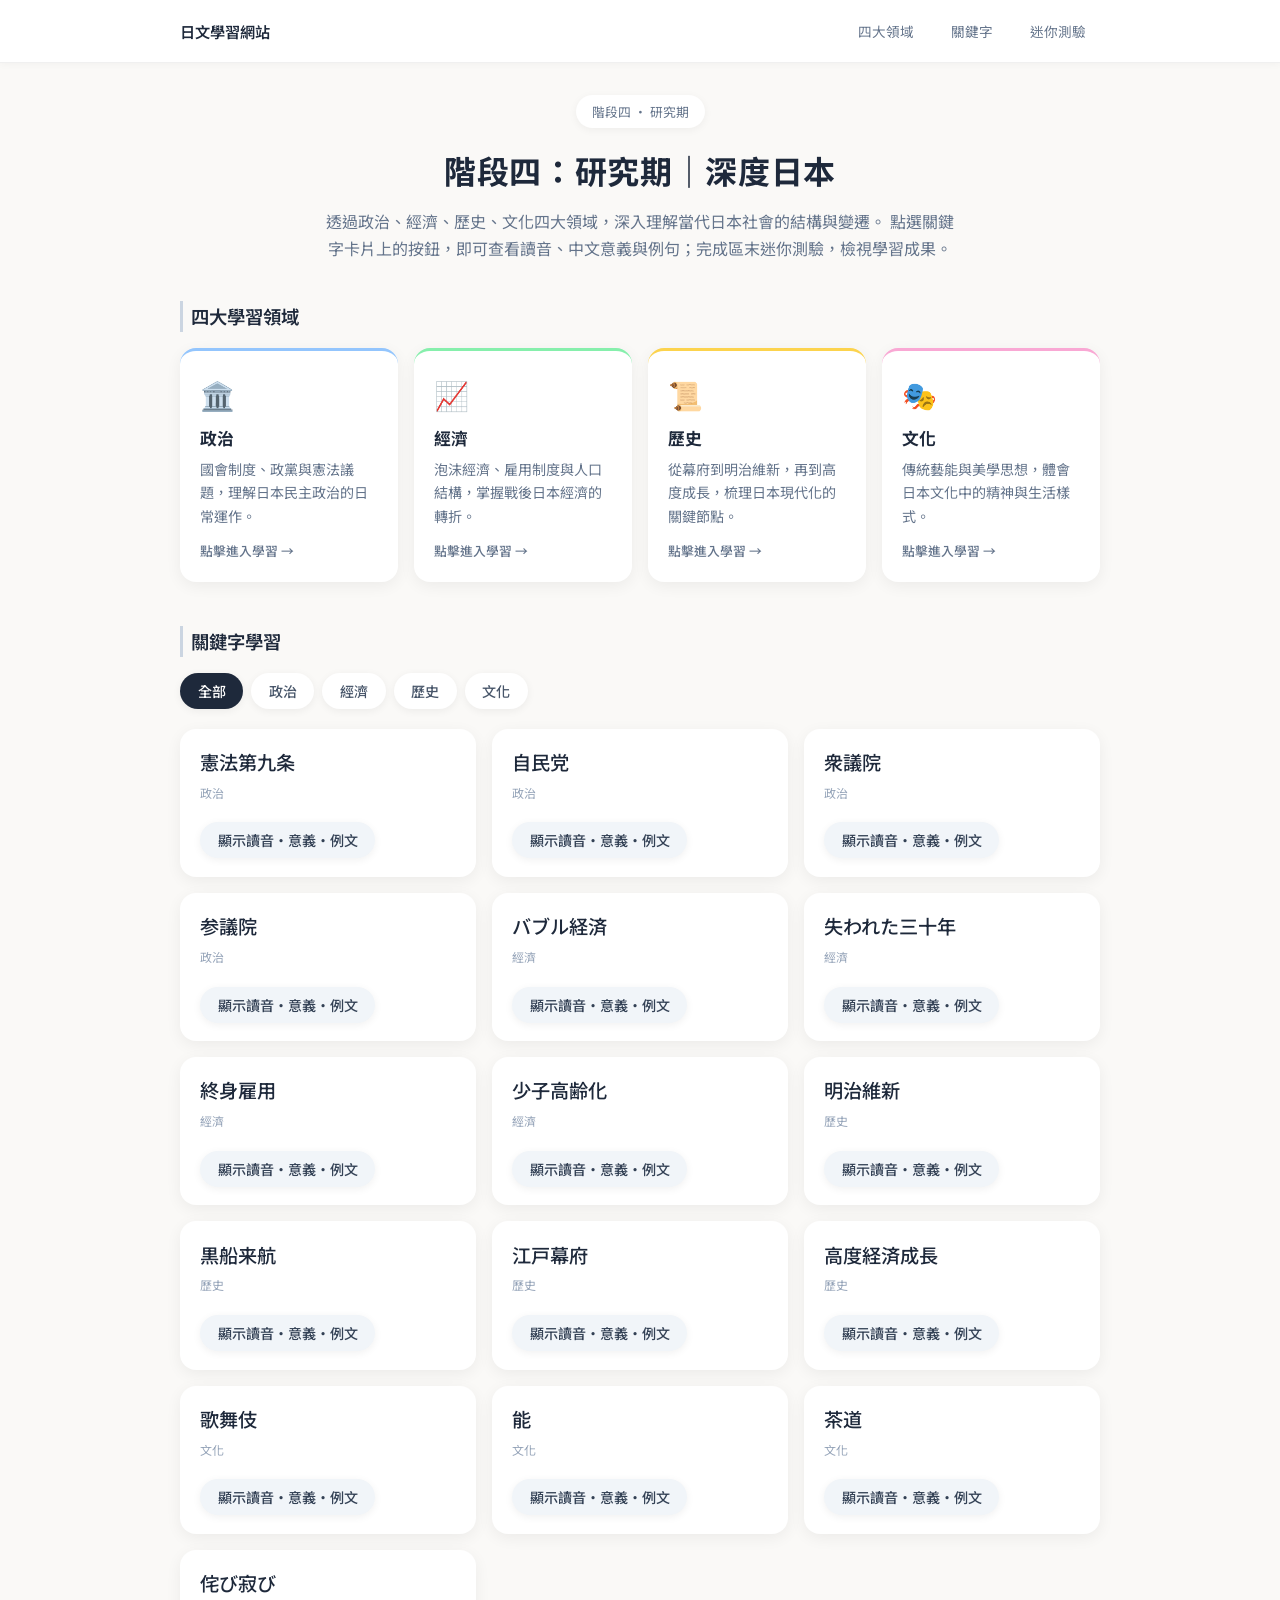
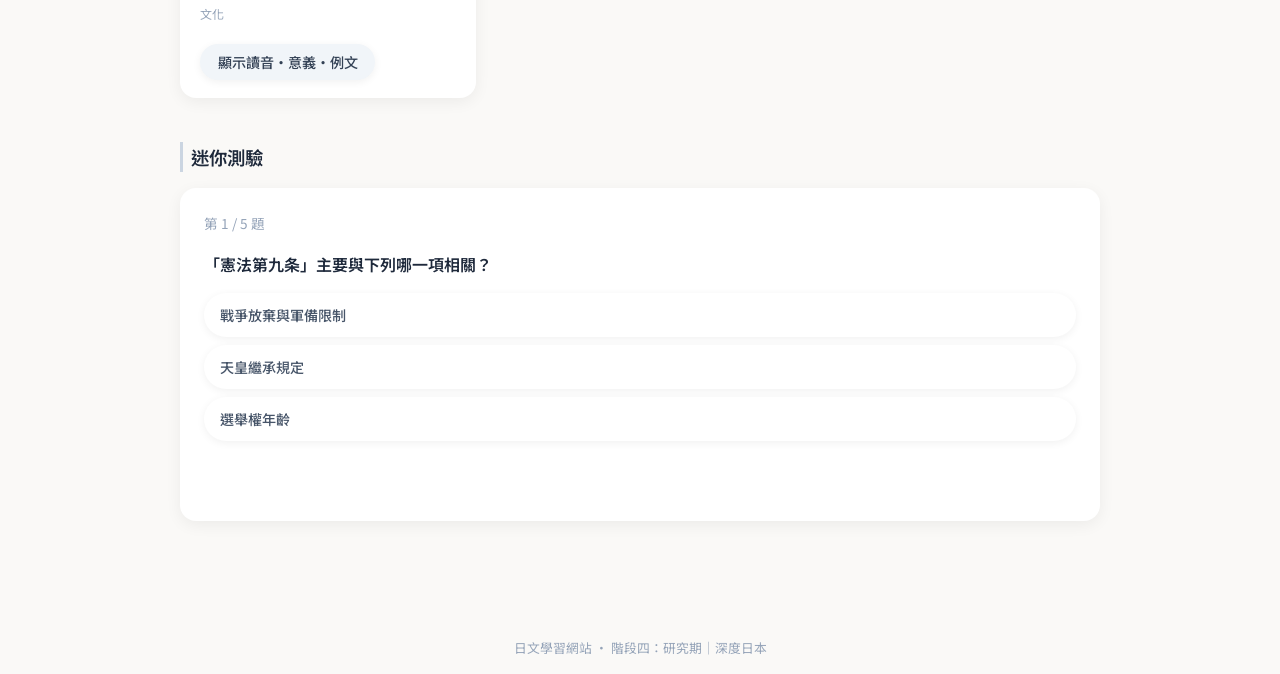
<file: page4.html>
<!DOCTYPE html>
<html lang="zh-TW">
<head>
  <meta charset="UTF-8">
  <meta name="viewport" content="width=device-width, initial-scale=1.0">
  <title>階段四：研究期｜深度日本 — 日文學習網站</title>
  <!-- 字型：閱讀友善的 Noto Sans TC -->
  <link rel="preconnect" href="https://fonts.googleapis.com">
  <link rel="preconnect" href="https://fonts.gstatic.com" crossorigin>
  <link href="https://fonts.googleapis.com/css2?family=Noto+Sans+TC:wght@400;500;600;700&family=Noto+Sans+JP:wght@400;500&display=swap" rel="stylesheet">
  <style>
    /* ===== 基本設定 ===== */
    * {
      margin: 0;
      padding: 0;
      box-sizing: border-box;
    }

    body {
      font-family: 'Noto Sans TC', -apple-system, BlinkMacSystemFont, sans-serif;
      background-color: #faf9f7; /* 教材頁柔和背景 */
      color: #334155;
      line-height: 1.65;
      min-height: 100vh;
    }

    a {
      color: inherit;
      text-decoration: none;
    }

    /* ===== 頂部導覽列 ===== */
    .navbar {
      position: sticky;
      top: 0;
      z-index: 100;
      background: rgba(255, 255, 255, 0.92);
      backdrop-filter: blur(8px);
      border-bottom: 1px solid rgba(0, 0, 0, 0.06);
      box-shadow: 0 1px 8px rgba(0, 0, 0, 0.04);
    }

    .navbar-inner {
      max-width: 960px;
      margin: 0 auto;
      padding: 0.85rem 1.25rem;
      display: flex;
      align-items: center;
      justify-content: space-between;
      flex-wrap: wrap;
      gap: 0.75rem;
    }

    .navbar-brand {
      font-weight: 600;
      font-size: 0.95rem;
      color: #1e293b;
    }

    .navbar-links {
      display: flex;
      flex-wrap: wrap;
      gap: 0.5rem;
    }

    .navbar-links a {
      padding: 0.4rem 0.9rem;
      border-radius: 999px;
      font-size: 0.85rem;
      color: #64748b;
      transition: background 0.2s, color 0.2s;
    }

    .navbar-links a:hover {
      background: #f1f5f9;
      color: #1e293b;
    }

    /* ===== 主內容區 ===== */
    .page {
      max-width: 960px;
      margin: 0 auto;
      padding: 2rem 1.25rem 3.5rem;
    }

    /* 頁首標題與說明 */
    .hero {
      text-align: center;
      margin-bottom: 2.5rem;
    }

    .hero-badge {
      display: inline-block;
      padding: 0.35rem 1rem;
      background: #fff;
      border-radius: 999px;
      font-size: 0.8rem;
      color: #64748b;
      box-shadow: 0 2px 8px rgba(0, 0, 0, 0.05);
      margin-bottom: 1rem;
    }

    .hero h1 {
      font-size: clamp(1.5rem, 4vw, 2rem);
      font-weight: 700;
      color: #1e293b;
      margin-bottom: 0.75rem;
      letter-spacing: 0.02em;
    }

    .hero-desc {
      max-width: 640px;
      margin: 0 auto;
      font-size: 1rem;
      color: #64748b;
    }

    /* 區塊標題 */
    .section-title {
      font-size: 1.15rem;
      font-weight: 600;
      color: #1e293b;
      margin-bottom: 1rem;
      padding-left: 0.5rem;
      border-left: 3px solid #cbd5e1;
    }

    section {
      margin-bottom: 2.75rem;
    }

    /* ===== 四大領域卡片（クリックで詳細ページへ） ===== */
    .domain-grid {
      display: grid;
      grid-template-columns: repeat(auto-fit, minmax(200px, 1fr));
      gap: 1rem;
    }

    /* カード全体をリンク化 */
    .domain-card-link {
      display: block;
      color: inherit;
      text-decoration: none;
      cursor: pointer;
      border-radius: 16px;
      transition: transform 0.2s;
    }

    .domain-card-link:hover {
      transform: translateY(-3px);
    }

    .domain-card-link:focus-visible {
      outline: 2px solid #64748b;
      outline-offset: 4px;
    }

    .domain-card {
      background: #fff;
      border-radius: 16px;
      padding: 1.25rem;
      height: 100%;
      box-shadow: 0 4px 16px rgba(0, 0, 0, 0.06);
      transition: box-shadow 0.2s;
      cursor: pointer;
    }

    .domain-card-link:hover .domain-card {
      box-shadow: 0 10px 28px rgba(0, 0, 0, 0.1);
    }

    .card-cta {
      display: inline-block;
      margin-top: 0.75rem;
      font-size: 0.8rem;
      font-weight: 500;
      color: #64748b;
    }

    .domain-card-link:hover .card-cta {
      color: #1e293b;
    }

    .domain-icon {
      font-size: 1.75rem;
      margin-bottom: 0.5rem;
    }

    .domain-card h3 {
      font-size: 1.05rem;
      color: #1e293b;
      margin-bottom: 0.35rem;
    }

    .domain-card p {
      font-size: 0.88rem;
      color: #64748b;
    }

    /* 領域色標（可在此修改各領域主色） */
    .domain-card.politics { border-top: 3px solid #93c5fd; }
    .domain-card.economy { border-top: 3px solid #86efac; }
    .domain-card.history { border-top: 3px solid #fcd34d; }
    .domain-card.culture { border-top: 3px solid #f9a8d4; }

    /* ===== 關鍵字學習區 ===== */
    .filter-bar {
      display: flex;
      flex-wrap: wrap;
      gap: 0.5rem;
      margin-bottom: 1.25rem;
    }

    /* 圓角按鈕（篩選與顯示詳情共用樣式） */
    .btn-round {
      padding: 0.5rem 1.1rem;
      border: none;
      border-radius: 999px;
      font-family: inherit;
      font-size: 0.88rem;
      font-weight: 500;
      cursor: pointer;
      transition: background 0.2s, transform 0.15s, box-shadow 0.2s;
      background: #fff;
      color: #475569;
      box-shadow: 0 2px 8px rgba(0, 0, 0, 0.06);
    }

    .btn-round:hover {
      transform: translateY(-1px);
      box-shadow: 0 4px 12px rgba(0, 0, 0, 0.08);
    }

    .btn-round.active {
      background: #1e293b;
      color: #fff;
    }

    .keyword-grid {
      display: grid;
      grid-template-columns: repeat(auto-fill, minmax(260px, 1fr));
      gap: 1rem;
    }

    .keyword-card {
      background: #fff;
      border-radius: 16px;
      padding: 1.15rem 1.25rem;
      box-shadow: 0 4px 16px rgba(0, 0, 0, 0.06);
    }

    .keyword-card.hidden {
      display: none;
    }

    .keyword-term {
      font-family: 'Noto Sans JP', sans-serif;
      font-size: 1.2rem;
      font-weight: 500;
      color: #1e293b;
      margin-bottom: 0.25rem;
    }

    .keyword-category {
      font-size: 0.75rem;
      color: #94a3b8;
      margin-bottom: 0.75rem;
    }

    .keyword-detail {
      margin-top: 0.85rem;
      padding-top: 0.85rem;
      border-top: 1px dashed #e2e8f0;
      font-size: 0.9rem;
      display: none; /* 預設隱藏，按鈕後顯示 */
    }

    .keyword-detail.is-open {
      display: block;
    }

    .detail-row {
      margin-bottom: 0.5rem;
    }

    .detail-label {
      font-weight: 600;
      color: #64748b;
      font-size: 0.8rem;
      display: block;
      margin-bottom: 0.15rem;
    }

    .detail-reading {
      font-family: 'Noto Sans JP', sans-serif;
      color: #0f766e;
    }

    .detail-example {
      font-family: 'Noto Sans JP', sans-serif;
      background: #f8fafc;
      padding: 0.6rem 0.75rem;
      border-radius: 10px;
      font-size: 0.88rem;
      color: #334155;
      margin-top: 0.25rem;
    }

    .btn-reveal {
      margin-top: 0.5rem;
      background: #f1f5f9;
      color: #334155;
    }

    .btn-reveal.is-open {
      background: #e2e8f0;
    }

    /* ===== 迷你測驗 ===== */
    .quiz-card {
      background: #fff;
      border-radius: 16px;
      padding: 1.5rem;
      box-shadow: 0 4px 16px rgba(0, 0, 0, 0.06);
    }

    .quiz-question {
      font-weight: 600;
      color: #1e293b;
      margin-bottom: 1rem;
      font-size: 1rem;
    }

    .quiz-options {
      display: flex;
      flex-direction: column;
      gap: 0.5rem;
      margin-bottom: 1rem;
    }

    .quiz-option {
      text-align: left;
      padding: 0.75rem 1rem;
      width: 100%;
    }

    .quiz-option.correct {
      background: #dcfce7;
      color: #166534;
    }

    .quiz-option.wrong {
      background: #fee2e2;
      color: #991b1b;
    }

    .quiz-feedback {
      font-size: 0.9rem;
      min-height: 1.5rem;
      color: #64748b;
    }

    .quiz-progress {
      font-size: 0.85rem;
      color: #94a3b8;
      margin-bottom: 1rem;
    }

    .quiz-actions {
      display: flex;
      gap: 0.5rem;
      flex-wrap: wrap;
      margin-top: 1rem;
    }

    .btn-primary {
      background: #1e293b;
      color: #fff;
    }

    .btn-primary:hover {
      background: #334155;
    }

    /* 頁尾 */
    footer {
      text-align: center;
      font-size: 0.8rem;
      color: #94a3b8;
      padding: 1rem;
    }
  </style>
</head>
<body>

  <!-- ===== 1. 上部導覽列 ===== -->
  <nav class="navbar" aria-label="主要導覽">
    <div class="navbar-inner">
      <span class="navbar-brand">日文學習網站</span>
      <div class="navbar-links">
        <a href="#domains">四大領域</a>
        <a href="#keywords">關鍵字</a>
        <a href="#quiz">迷你測驗</a>
      </div>
    </div>
  </nav>

  <main class="page">

    <!-- ===== 2. 標題 ＋ 3. 說明文 ===== -->
    <header class="hero">
      <span class="hero-badge">階段四 · 研究期</span>
      <h1>階段四：研究期｜深度日本</h1>
      <p class="hero-desc">
        透過政治、經濟、歷史、文化四大領域，深入理解當代日本社會的結構與變遷。
        點選關鍵字卡片上的按鈕，即可查看讀音、中文意義與例句；完成區末迷你測驗，檢視學習成果。
      </p>
    </header>

    <!-- ===== 4. 四大領域介紹卡片 ===== -->
    <section id="domains" aria-labelledby="domains-heading">
      <h2 class="section-title" id="domains-heading">四大學習領域</h2>
      <div class="domain-grid">
        <a href="politics.html" class="domain-card-link" aria-label="政治の詳しい学習ページへ">
          <article class="domain-card politics">
            <div class="domain-icon" aria-hidden="true">🏛️</div>
            <h3>政治</h3>
            <p>國會制度、政黨與憲法議題，理解日本民主政治的日常運作。</p>
            <span class="card-cta">點擊進入學習 →</span>
          </article>
        </a>
        <a href="economy.html" class="domain-card-link" aria-label="経済の詳しい学習ページへ">
          <article class="domain-card economy">
            <div class="domain-icon" aria-hidden="true">📈</div>
            <h3>經濟</h3>
            <p>泡沫經濟、雇用制度與人口結構，掌握戰後日本經濟的轉折。</p>
            <span class="card-cta">點擊進入學習 →</span>
          </article>
        </a>
        <a href="history.html" class="domain-card-link" aria-label="歴史の詳しい学習ページへ">
          <article class="domain-card history">
            <div class="domain-icon" aria-hidden="true">📜</div>
            <h3>歷史</h3>
            <p>從幕府到明治維新，再到高度成長，梳理日本現代化的關鍵節點。</p>
            <span class="card-cta">點擊進入學習 →</span>
          </article>
        </a>
        <a href="culture.html" class="domain-card-link" aria-label="文化の詳しい学習ページへ">
          <article class="domain-card culture">
            <div class="domain-icon" aria-hidden="true">🎭</div>
            <h3>文化</h3>
            <p>傳統藝能與美學思想，體會日本文化中的精神與生活樣式。</p>
            <span class="card-cta">點擊進入學習 →</span>
          </article>
        </a>
      </div>
    </section>

    <!-- ===== 5. 關鍵字學習 ＋ 6. 按鈕顯示詳情 ===== -->
    <section id="keywords" aria-labelledby="keywords-heading">
      <h2 class="section-title" id="keywords-heading">關鍵字學習</h2>
      <!-- 依領域篩選（全部／政治／經濟／歷史／文化） -->
      <div class="filter-bar" role="tablist" aria-label="關鍵字分類篩選">
        <button class="btn-round filter-btn active" data-filter="all" type="button">全部</button>
        <button class="btn-round filter-btn" data-filter="politics" type="button">政治</button>
        <button class="btn-round filter-btn" data-filter="economy" type="button">經濟</button>
        <button class="btn-round filter-btn" data-filter="history" type="button">歷史</button>
        <button class="btn-round filter-btn" data-filter="culture" type="button">文化</button>
      </div>
      <!-- 關鍵字卡片由 JavaScript 動態產生 -->
      <div class="keyword-grid" id="keywordGrid"></div>
    </section>

    <!-- ===== 7. 迷你測驗 ===== -->
    <section id="quiz" aria-labelledby="quiz-heading">
      <h2 class="section-title" id="quiz-heading">迷你測驗</h2>
      <div class="quiz-card">
        <p class="quiz-progress" id="quizProgress">第 1 / 5 題</p>
        <p class="quiz-question" id="quizQuestion"></p>
        <div class="quiz-options" id="quizOptions"></div>
        <p class="quiz-feedback" id="quizFeedback" aria-live="polite"></p>
        <div class="quiz-actions">
          <button class="btn-round btn-primary" id="quizNext" type="button" style="display: none;">下一題</button>
          <button class="btn-round" id="quizRestart" type="button" style="display: none;">重新測驗</button>
        </div>
      </div>
    </section>

  </main>

  <footer>
    日文學習網站 · 階段四：研究期｜深度日本
  </footer>

  <script>
    /* ============================================================
       關鍵字資料庫（編輯時只需修改此陣列）
       category: politics | economy | history | culture
       ============================================================ */
    const keywordsData = [
      {
        term: '憲法第九条',
        category: 'politics',
        categoryLabel: '政治',
        reading: 'けんぽうだいきゅうじょう',
        meaning: '日本憲法第九條，明文放棄戰爭、不保持戰力，是戰後和平憲法的核心條文。',
        example: '憲法第九条は、戦争放棄と軍備不保持を定めています。'
      },
      {
        term: '自民党',
        category: 'politics',
        categoryLabel: '政治',
        reading: 'じみんとう',
        meaning: '自由民主黨，日本長期執政的主要保守政黨。',
        example: '自民党は、戦後長期にわたり政権の中心を担ってきました。'
      },
      {
        term: '衆議院',
        category: 'politics',
        categoryLabel: '政治',
        reading: 'しゅうぎいん',
        meaning: '眾議院，日本國會下院，任期四年，在預算與內閣人事上權力較大。',
        example: '衆議院選挙は、原則として四年ごとに行われます。'
      },
      {
        term: '参議院',
        category: 'politics',
        categoryLabel: '政治',
        reading: 'さんぎいん',
        meaning: '參議院，日本國會上院，議員任期六年，每三年改選一半。',
        example: '参議院は、衆議院とともに国会を構成します。'
      },
      {
        term: 'バブル経済',
        category: 'economy',
        categoryLabel: '經濟',
        reading: 'ばぶるけいざい',
        meaning: '泡沫經濟，指一九八〇年代末資產價格急漲後崩盤的時期。',
        example: 'バブル経済の崩壊は、一九九〇年代初頭に起きました。'
      },
      {
        term: '失われた三十年',
        category: 'economy',
        categoryLabel: '經濟',
        reading: 'うしなわれたさんじゅうねん',
        meaning: '「失去的三十年」，形容泡沫破滅後經濟成長長期低迷的說法。',
        example: '失われた三十年と、成長鈍化がよく議論されます。'
      },
      {
        term: '終身雇用',
        category: 'economy',
        categoryLabel: '經濟',
        reading: 'しゅうしんこよう',
        meaning: '終身雇用，企業與員工長期穩定雇用的日本式雇用慣行。',
        example: '終身雇用は、日本の大企業文化の象徴です。'
      },
      {
        term: '少子高齢化',
        category: 'economy',
        categoryLabel: '經濟',
        reading: 'しょうしこうれいか',
        meaning: '少子化與高齡化並存，影響勞動力、社會保障與經濟活力。',
        example: '少子高齢化は、社会保障制度に大きな課題をもたらします。'
      },
      {
        term: '明治維新',
        category: 'history',
        categoryLabel: '歷史',
        reading: 'めいじいしん',
        meaning: '明治維新，一八六八年前後的政治改革，開啟日本近代化。',
        example: '明治維新は、近代日本国家の出発点となりました。'
      },
      {
        term: '黒船来航',
        category: 'history',
        categoryLabel: '歷史',
        reading: 'こくせんらいこう',
        meaning: '黑船來航，一八五三年佩里率艦隊抵日，衝擊鎖國體制。',
        example: '黒船来航は、日本の開国への転換点でした。'
      },
      {
        term: '江戸幕府',
        category: 'history',
        categoryLabel: '歷史',
        reading: 'えどばくふ',
        meaning: '江戶幕府，德川家康建立的武家政權，統治日本約兩百年半。',
        example: '江戸幕府は、江戸を政治の中心としました。'
      },
      {
        term: '高度経済成長',
        category: 'history',
        categoryLabel: '歷史',
        reading: 'こうどけいざいせいちょう',
        meaning: '高度經濟成長期，戰後一九五〇至七〇年代日本經濟快速擴張的時代。',
        example: '高度経済成長の時代、日本のGDPは急伸しました。'
      },
      {
        term: '歌舞伎',
        category: 'culture',
        categoryLabel: '文化',
        reading: 'かぶき',
        meaning: '歌舞伎，江戶時代發展的傳統戲劇，以華麗服裝與誇張表演聞名。',
        example: '歌舞伎は、江戸の町文化から花開いた芸能です。'
      },
      {
        term: '能',
        category: 'culture',
        categoryLabel: '文化',
        reading: 'のう',
        meaning: '能劇，結合謠、舞與面具的古典舞台藝術。',
        example: '能は、静謐な動きと謡が特徴的な古典芸能です。'
      },
      {
        term: '茶道',
        category: 'culture',
        categoryLabel: '文化',
        reading: 'さどう（ちゃどう）',
        meaning: '茶道，透過點茶與禮儀體現「和敬清寂」精神的日本文化實踐。',
        example: '茶道では、「和敬清寂」の精神が大切にされます。'
      },
      {
        term: '侘び寂び',
        category: 'culture',
        categoryLabel: '文化',
        reading: 'わびさび',
        meaning: '侘寂，在簡樸、留白與歲月痕跡中發現美的日本美學。',
        example: '侘び寂びは、日本文化の美意識を表す言葉です。'
      }
    ];

    /* ============================================================
       迷你測驗題目（可自由增刪或修改）
       ============================================================ */
    const quizData = [
      {
        question: '「憲法第九条」主要與下列哪一項相關？',
        options: ['戰爭放棄與軍備限制', '天皇繼承規定', '選舉權年齡'],
        correct: 0,
        explanation: '第九條規定放棄戰爭、不保持戰力，是戰後和平憲法的象徵。'
      },
      {
        question: '「失われた三十年」通常用來描述什麼現象？',
        options: ['戰後重建期', '泡沫後長期經濟低迷', '明治維新前的動盪'],
        correct: 1,
        explanation: '泡沫經濟崩潰後，日本經歷長期低成長，常被如此稱呼。'
      },
      {
        question: '「黒船来航」發生在哪一時代背景？',
        options: ['江戶幕府末期、鎖國衝擊', '高度經濟成長期', '平成泡沫期'],
        correct: 0,
        explanation: '一八五三年佩里艦隊抵日，成為日本開國的重要契機。'
      },
      {
        question: '「終身雇用」主要屬於哪個領域的關鍵概念？',
        options: ['政治', '經濟／勞動', '傳統藝能'],
        correct: 1,
        explanation: '終身雇用是日本企業雇用與勞動市場的重要特徵。'
      },
      {
        question: '「侘び寂び」最能代表哪一領域的學習主題？',
        options: ['國會制度', '泡沫經濟', '文化與美學'],
        correct: 2,
        explanation: '侘寂是理解日本傳統美學與生活哲學的核心詞彙。'
      }
    ];

    /* ===== 產生關鍵字卡片 ===== */
    const keywordGrid = document.getElementById('keywordGrid');

    function renderKeywordCards() {
      keywordGrid.innerHTML = '';
      keywordsData.forEach((item, index) => {
        const card = document.createElement('article');
        card.className = 'keyword-card';
        card.dataset.category = item.category;
        card.innerHTML = `
          <p class="keyword-term">${item.term}</p>
          <p class="keyword-category">${item.categoryLabel}</p>
          <button class="btn-round btn-reveal" type="button" aria-expanded="false" data-index="${index}">
            顯示讀音・意義・例文
          </button>
          <div class="keyword-detail" id="detail-${index}">
            <div class="detail-row">
              <span class="detail-label">讀音</span>
              <span class="detail-reading">${item.reading}</span>
            </div>
            <div class="detail-row">
              <span class="detail-label">意義</span>
              <span>${item.meaning}</span>
            </div>
            <div class="detail-row">
              <span class="detail-label">例文</span>
              <p class="detail-example">${item.example}</p>
            </div>
          </div>
        `;
        keywordGrid.appendChild(card);
      });
    }

    /* ===== 6. 按鈕：切換顯示／隱藏詳情 ===== */
    keywordGrid.addEventListener('click', (e) => {
      const btn = e.target.closest('.btn-reveal');
      if (!btn) return;

      const index = btn.dataset.index;
      const detail = document.getElementById(`detail-${index}`);
      const isOpen = detail.classList.toggle('is-open');

      btn.classList.toggle('is-open', isOpen);
      btn.setAttribute('aria-expanded', isOpen);
      btn.textContent = isOpen ? '隱藏詳情' : '顯示讀音・意義・例文';
    });

    /* ===== 領域篩選按鈕 ===== */
    const filterBtns = document.querySelectorAll('.filter-btn');

    filterBtns.forEach((btn) => {
      btn.addEventListener('click', () => {
        filterBtns.forEach((b) => b.classList.remove('active'));
        btn.classList.add('active');

        const filter = btn.dataset.filter;
        document.querySelectorAll('.keyword-card').forEach((card) => {
          if (filter === 'all' || card.dataset.category === filter) {
            card.classList.remove('hidden');
          } else {
            card.classList.add('hidden');
          }
        });
      });
    });

    /* ===== 7. 迷你測驗邏輯 ===== */
    let quizIndex = 0;
    let quizScore = 0;
    let quizAnswered = false;

    const quizQuestion = document.getElementById('quizQuestion');
    const quizOptions = document.getElementById('quizOptions');
    const quizFeedback = document.getElementById('quizFeedback');
    const quizProgress = document.getElementById('quizProgress');
    const quizNext = document.getElementById('quizNext');
    const quizRestart = document.getElementById('quizRestart');

    function renderQuiz() {
      const q = quizData[quizIndex];
      quizAnswered = false;
      quizProgress.textContent = `第 ${quizIndex + 1} / ${quizData.length} 題`;
      quizQuestion.textContent = q.question;
      quizFeedback.textContent = '';
      quizNext.style.display = 'none';
      quizRestart.style.display = 'none';

      quizOptions.innerHTML = '';
      q.options.forEach((opt, i) => {
        const btn = document.createElement('button');
        btn.className = 'btn-round quiz-option';
        btn.type = 'button';
        btn.textContent = opt;
        btn.dataset.index = i;
        btn.addEventListener('click', () => handleQuizAnswer(btn, i));
        quizOptions.appendChild(btn);
      });
    }

    function handleQuizAnswer(btn, chosenIndex) {
      if (quizAnswered) return;
      quizAnswered = true;

      const q = quizData[quizIndex];
      const allBtns = quizOptions.querySelectorAll('.quiz-option');

      allBtns.forEach((b) => (b.disabled = true));

      if (chosenIndex === q.correct) {
        btn.classList.add('correct');
        quizScore++;
        quizFeedback.textContent = '✓ 正確！' + q.explanation;
      } else {
        btn.classList.add('wrong');
        allBtns[q.correct].classList.add('correct');
        quizFeedback.textContent = '✗ 再想想看。' + q.explanation;
      }

      if (quizIndex < quizData.length - 1) {
        quizNext.style.display = 'inline-block';
      } else {
        quizFeedback.textContent += ` 測驗結束，得分：${quizScore} / ${quizData.length}`;
        quizRestart.style.display = 'inline-block';
      }
    }

    quizNext.addEventListener('click', () => {
      quizIndex++;
      renderQuiz();
    });

    quizRestart.addEventListener('click', () => {
      quizIndex = 0;
      quizScore = 0;
      renderQuiz();
    });

    /* ===== 頁面初始化 ===== */
    renderKeywordCards();
    renderQuiz();
  </script>
</body>
</html>
</file>
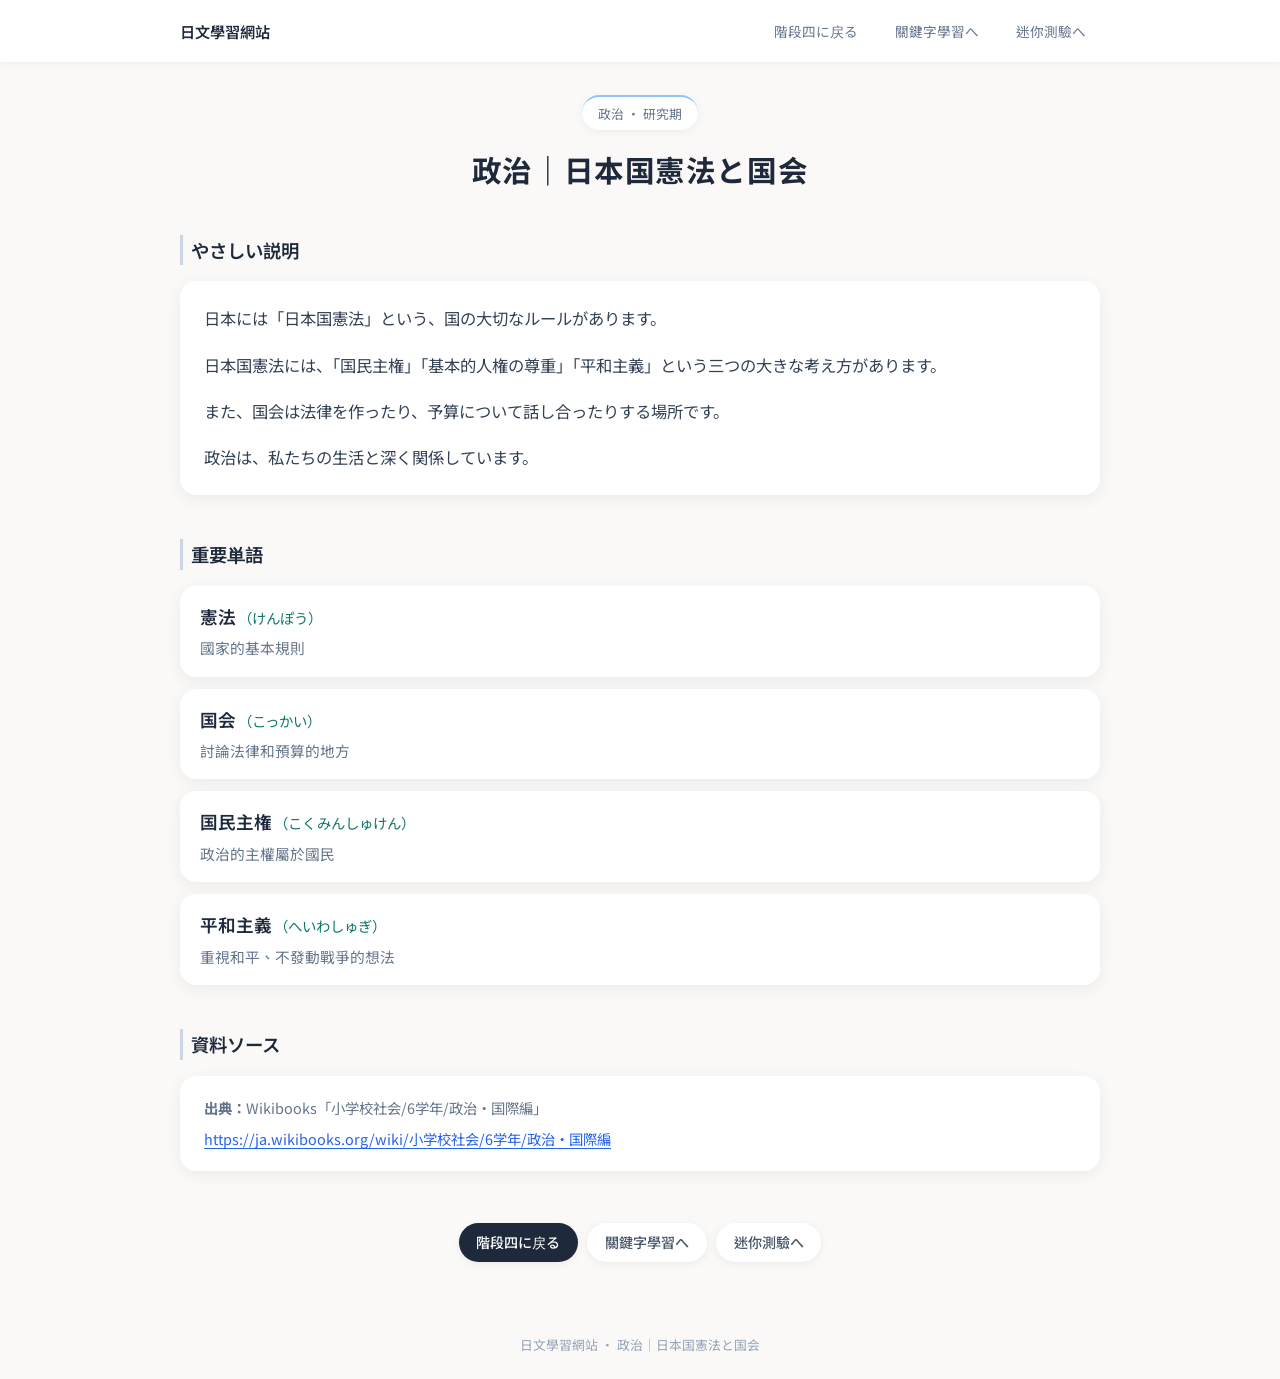
<file: politics.html>
<!DOCTYPE html>
<html lang="zh-TW">
<head>
  <meta charset="UTF-8">
  <meta name="viewport" content="width=device-width, initial-scale=1.0">
  <title>政治｜日本国憲法と国会 — 階段四</title>
  <link rel="preconnect" href="https://fonts.googleapis.com">
  <link rel="preconnect" href="https://fonts.gstatic.com" crossorigin>
  <link href="https://fonts.googleapis.com/css2?family=Noto+Sans+TC:wght@400;500;600;700&family=Noto+Sans+JP:wght@400;500&display=swap" rel="stylesheet">
  <!-- 與 stage4.html 共用的樣式 -->
  <link rel="stylesheet" href="stage4-common.css">
</head>
<!-- theme-politics：政治頁專用の色分け（stage4-common.css 内） -->
<body class="theme-politics">

  <!-- ===== 上部導覽 ===== -->
  <nav class="navbar" aria-label="ページ導覽">
    <div class="navbar-inner">
      <a href="page4.html" class="navbar-brand">日文學習網站</a>
      <div class="navbar-links">
        <a href="page4.html">階段四に戻る</a>
        <a href="page4.html#keywords">關鍵字學習へ</a>
        <a href="page4.html#quiz">迷你測驗へ</a>
      </div>
    </div>
  </nav>

  <main class="page">

    <!-- ===== ページタイトル ===== -->
    <header class="detail-hero">
      <span class="hero-badge">政治 · 研究期</span>
      <h1>政治｜日本国憲法と国会</h1>
    </header>

    <!-- ===== やさしい説明（日文） ===== -->
    <section aria-labelledby="desc-heading">
      <h2 class="section-title" id="desc-heading">やさしい説明</h2>
      <div class="content-card desc-ja">
        <!-- 以下の段落は編集しやすいよう分けています -->
        <p>日本には「日本国憲法」という、国の大切なルールがあります。</p>
        <p>日本国憲法には、「国民主権」「基本的人権の尊重」「平和主義」という三つの大きな考え方があります。</p>
        <p>また、国会は法律を作ったり、予算について話し合ったりする場所です。</p>
        <p>政治は、私たちの生活と深く関係しています。</p>
      </div>
    </section>

    <!-- ===== 重要単語 ===== -->
    <section aria-labelledby="vocab-heading">
      <h2 class="section-title" id="vocab-heading">重要単語</h2>
      <ul class="vocab-list">
        <li class="vocab-item">
          <span class="vocab-term">憲法</span><span class="vocab-reading">（けんぽう）</span>
          <span class="vocab-meaning">國家的基本規則</span>
        </li>
        <li class="vocab-item">
          <span class="vocab-term">国会</span><span class="vocab-reading">（こっかい）</span>
          <span class="vocab-meaning">討論法律和預算的地方</span>
        </li>
        <li class="vocab-item">
          <span class="vocab-term">国民主権</span><span class="vocab-reading">（こくみんしゅけん）</span>
          <span class="vocab-meaning">政治的主權屬於國民</span>
        </li>
        <li class="vocab-item">
          <span class="vocab-term">平和主義</span><span class="vocab-reading">（へいわしゅぎ）</span>
          <span class="vocab-meaning">重視和平、不發動戰爭的想法</span>
        </li>
      </ul>
    </section>

    <!-- ===== 資料ソース ===== -->
    <section aria-labelledby="source-heading">
      <h2 class="section-title" id="source-heading">資料ソース</h2>
      <div class="source-card">
        <p><strong>出典：</strong>Wikibooks「小学校社会/6学年/政治・国際編」</p>
        <p>
          <a class="source-link" href="https://ja.wikibooks.org/wiki/%E5%B0%8F%E5%AD%A6%E6%A0%A1%E7%A4%BE%E4%BC%9A/6%E5%AD%A6%E5%B9%B4/%E6%94%BF%E6%B2%BB%E3%83%BB%E5%9B%BD%E9%9A%9B%E7%B7%A8" target="_blank" rel="noopener noreferrer">
            https://ja.wikibooks.org/wiki/小学校社会/6学年/政治・国際編
          </a>
        </p>
      </div>
    </section>

    <!-- ===== 下部ナビゲーション ===== -->
    <nav class="page-nav" aria-label="戻るリンク">
      <a href="page4.html" class="btn-round btn-primary">階段四に戻る</a>
      <a href="page4.html#keywords" class="btn-round">關鍵字學習へ</a>
      <a href="page4.html#quiz" class="btn-round">迷你測驗へ</a>
    </nav>

  </main>

  <footer>日文學習網站 · 政治｜日本国憲法と国会</footer>
</body>
</html>
</file>
<file: stage4-common.css>
/* ============================================================
   stage4-common.css
   階段四主頁與各領域詳細頁共用的樣式
   編輯設計時請優先修改此檔案，以保持全站一致
   ============================================================ */

/* ===== 基本設定 ===== */
* {
  margin: 0;
  padding: 0;
  box-sizing: border-box;
}

body {
  font-family: 'Noto Sans TC', -apple-system, BlinkMacSystemFont, sans-serif;
  background-color: #faf9f7;
  color: #334155;
  line-height: 1.65;
  min-height: 100vh;
}

a {
  color: inherit;
  text-decoration: none;
}

/* ===== 頂部導覽列 ===== */
.navbar {
  position: sticky;
  top: 0;
  z-index: 100;
  background: rgba(255, 255, 255, 0.92);
  backdrop-filter: blur(8px);
  border-bottom: 1px solid rgba(0, 0, 0, 0.06);
  box-shadow: 0 1px 8px rgba(0, 0, 0, 0.04);
}

.navbar-inner {
  max-width: 960px;
  margin: 0 auto;
  padding: 0.85rem 1.25rem;
  display: flex;
  align-items: center;
  justify-content: space-between;
  flex-wrap: wrap;
  gap: 0.75rem;
}

.navbar-brand {
  font-weight: 600;
  font-size: 0.95rem;
  color: #1e293b;
}

.navbar-links {
  display: flex;
  flex-wrap: wrap;
  gap: 0.5rem;
}

.navbar-links a {
  padding: 0.4rem 0.9rem;
  border-radius: 999px;
  font-size: 0.85rem;
  color: #64748b;
  transition: background 0.2s, color 0.2s;
}

.navbar-links a:hover {
  background: #f1f5f9;
  color: #1e293b;
}

/* ===== 主內容區 ===== */
.page {
  max-width: 960px;
  margin: 0 auto;
  padding: 2rem 1.25rem 3.5rem;
}

/* 主頁／詳細頁共用的頁首 */
.hero,
.detail-hero {
  text-align: center;
  margin-bottom: 2.5rem;
}

.hero-badge {
  display: inline-block;
  padding: 0.35rem 1rem;
  background: #fff;
  border-radius: 999px;
  font-size: 0.8rem;
  color: #64748b;
  box-shadow: 0 2px 8px rgba(0, 0, 0, 0.05);
  margin-bottom: 1rem;
}

.hero h1,
.detail-hero h1 {
  font-size: clamp(1.35rem, 4vw, 1.85rem);
  font-weight: 700;
  color: #1e293b;
  margin-bottom: 0.75rem;
  letter-spacing: 0.02em;
}

.hero-desc {
  max-width: 640px;
  margin: 0 auto;
  font-size: 1rem;
  color: #64748b;
}

/* 區塊標題 */
.section-title {
  font-size: 1.15rem;
  font-weight: 600;
  color: #1e293b;
  margin-bottom: 1rem;
  padding-left: 0.5rem;
  border-left: 3px solid #cbd5e1;
}

section {
  margin-bottom: 2.75rem;
}

/* 白卡片（通用） */
.content-card {
  background: #fff;
  border-radius: 16px;
  padding: 1.35rem 1.5rem;
  box-shadow: 0 4px 16px rgba(0, 0, 0, 0.06);
}

/* ===== 四大領域卡片（主頁） ===== */
.domain-grid {
  display: grid;
  grid-template-columns: repeat(auto-fit, minmax(200px, 1fr));
  gap: 1rem;
}

/* 可點擊的卡片外層連結 */
.domain-card-link {
  display: block;
  color: inherit;
  border-radius: 16px;
  cursor: pointer;
  transition: transform 0.2s;
}

.domain-card-link:hover {
  transform: translateY(-3px);
}

.domain-card-link:focus-visible {
  outline: 2px solid #64748b;
  outline-offset: 4px;
}

.domain-card {
  background: #fff;
  border-radius: 16px;
  padding: 1.25rem;
  height: 100%;
  box-shadow: 0 4px 16px rgba(0, 0, 0, 0.06);
  transition: box-shadow 0.2s, border-color 0.2s;
}

.domain-card-link:hover .domain-card {
  box-shadow: 0 10px 28px rgba(0, 0, 0, 0.1);
}

.domain-icon {
  font-size: 1.75rem;
  margin-bottom: 0.5rem;
}

.domain-card h3 {
  font-size: 1.05rem;
  color: #1e293b;
  margin-bottom: 0.35rem;
}

.domain-card p {
  font-size: 0.88rem;
  color: #64748b;
}

/* 點擊提示文字 */
.card-cta {
  display: inline-block;
  margin-top: 0.75rem;
  font-size: 0.8rem;
  font-weight: 500;
  color: #64748b;
  transition: color 0.2s;
}

.domain-card-link:hover .card-cta {
  color: #1e293b;
}

.domain-card.politics { border-top: 3px solid #93c5fd; }
.domain-card.economy { border-top: 3px solid #86efac; }
.domain-card.history { border-top: 3px solid #fcd34d; }
.domain-card.culture { border-top: 3px solid #f9a8d4; }

.domain-card-link:hover .domain-card.politics { border-top-color: #3b82f6; }
.domain-card-link:hover .domain-card.economy { border-top-color: #22c55e; }
.domain-card-link:hover .domain-card.history { border-top-color: #eab308; }
.domain-card-link:hover .domain-card.culture { border-top-color: #ec4899; }

/* ===== 圓角按鈕 ===== */
.btn-round {
  display: inline-flex;
  align-items: center;
  justify-content: center;
  padding: 0.5rem 1.1rem;
  border: none;
  border-radius: 999px;
  font-family: inherit;
  font-size: 0.88rem;
  font-weight: 500;
  cursor: pointer;
  transition: background 0.2s, transform 0.15s, box-shadow 0.2s;
  background: #fff;
  color: #475569;
  box-shadow: 0 2px 8px rgba(0, 0, 0, 0.06);
}

a.btn-round {
  text-decoration: none;
}

.btn-round:hover {
  transform: translateY(-1px);
  box-shadow: 0 4px 12px rgba(0, 0, 0, 0.08);
}

.btn-round.active {
  background: #1e293b;
  color: #fff;
}

.btn-primary {
  background: #1e293b;
  color: #fff;
}

.btn-primary:hover {
  background: #334155;
}

/* ===== 詳細頁：やさしい説明（日文） ===== */
.desc-ja {
  font-family: 'Noto Sans JP', sans-serif;
  font-size: 1.02rem;
  line-height: 2;
  color: #334155;
}

.desc-ja p {
  margin-bottom: 0.85rem;
}

.desc-ja p:last-child {
  margin-bottom: 0;
}

/* ===== 詳細頁：重要単語リスト ===== */
.vocab-list {
  list-style: none;
  display: flex;
  flex-direction: column;
  gap: 0.75rem;
}

.vocab-item {
  background: #fff;
  border-radius: 16px;
  padding: 1rem 1.25rem;
  box-shadow: 0 4px 16px rgba(0, 0, 0, 0.06);
}

.vocab-term {
  font-family: 'Noto Sans JP', sans-serif;
  font-size: 1.1rem;
  font-weight: 600;
  color: #1e293b;
}

.vocab-reading {
  font-family: 'Noto Sans JP', sans-serif;
  font-size: 0.9rem;
  color: #0f766e;
  margin-left: 0.15rem;
}

.vocab-meaning {
  display: block;
  margin-top: 0.35rem;
  font-size: 0.92rem;
  color: #64748b;
}

/* ===== 詳細頁：資料ソース ===== */
.source-card {
  background: #fff;
  border-radius: 16px;
  padding: 1.25rem 1.5rem;
  box-shadow: 0 4px 16px rgba(0, 0, 0, 0.06);
  font-size: 0.9rem;
  color: #64748b;
}

.source-card p {
  margin-bottom: 0.5rem;
}

.source-card p:last-child {
  margin-bottom: 0;
}

.source-link {
  color: #2563eb;
  text-decoration: underline;
  text-underline-offset: 3px;
  word-break: break-all;
}

.source-link:hover {
  color: #1d4ed8;
}

/* ===== 詳細頁：底部／頂部導覽按鈕列 ===== */
.page-nav {
  display: flex;
  flex-wrap: wrap;
  gap: 0.6rem;
  justify-content: center;
  padding-top: 0.5rem;
}

/* 詳細頁主題色（hero-badge 上緣） */
body.theme-politics .hero-badge { border-top: 2px solid #93c5fd; }
body.theme-economy .hero-badge { border-top: 2px solid #86efac; }
body.theme-history .hero-badge { border-top: 2px solid #fcd34d; }
body.theme-culture .hero-badge { border-top: 2px solid #f9a8d4; }

/* 頁尾 */
footer {
  text-align: center;
  font-size: 0.8rem;
  color: #94a3b8;
  padding: 1rem 1.25rem 1.5rem;
}
</file>
